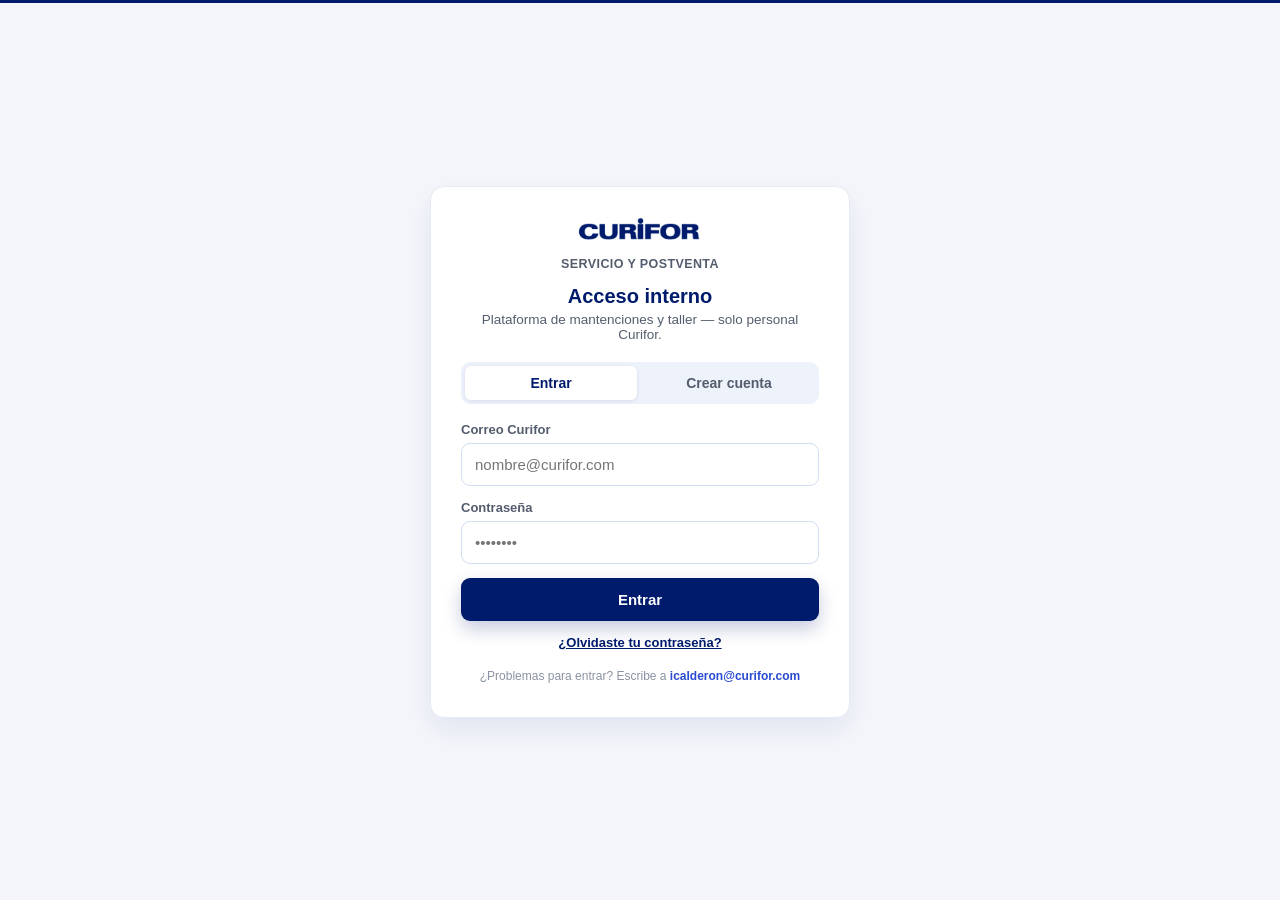
<file: index.html>
<!doctype html>
<html lang="es-CL" data-auth="require">
<head>
  <meta charset="utf-8">
  <!-- Pages sirve el HTML con max-age=600. Sin esto el navegador sigue
       pidiendo el ?v= anterior durante diez minutos y se responde solo con
       el JS viejo: se publica un cambio y el usuario jura que no funciona.
       cliente.html ya lo traia; el resto no. -->
  <meta http-equiv="Cache-Control" content="no-cache, no-store, must-revalidate">
  <meta http-equiv="Pragma" content="no-cache">
  <meta name="viewport" content="width=device-width, initial-scale=1">
  <title>Plataforma de Postventa · Curifor</title>
  <link rel="icon" href="img/curifor-logo.png">
  <script src="js/agenda-config.js?v=cc31d4d"></script>
  <script src="js/auth.js?v=cc31d4d"></script>
  <link rel="stylesheet" href="css/estilos.css?v=cc31d4d">
  <link rel="stylesheet" href="css/inicio.css?v=cc31d4d">
</head>
<body class="inicio">

  <header class="topbar">
    <div class="topbar__inner">
      <div class="brand">
        <img class="brand__logo" src="img/curifor-logo.png" alt="Curifor" width="704" height="158">
        <span class="brand__sep"></span>
        <span class="brand__sub">Postventa</span>
        <span class="brand__badge">Uso interno</span>
      </div>
      <nav class="topbar__nav">
        <span id="authUser"></span>
      </nav>
    </div>
  </header>

  <main class="inicio__main">
    <h1 class="inicio__titulo">Plataforma de Postventa</h1>
    <p class="inicio__lead">Elige el módulo con el que vas a trabajar.</p>

    <div class="apps">
      <a class="app app--cotizador" href="cotizador.html">
        <span class="app__icono" aria-hidden="true">🧾</span>
        <span class="app__nombre">Cotizador</span>
        <span class="app__desc">Precios de mantención por marca, modelo y kilometraje</span>
      </a>

      <a class="app app--agenda" href="taller.html?vista=agenda">
        <span class="app__icono" aria-hidden="true">🗓️</span>
        <span class="app__nombre">Agenda</span>
        <span class="app__desc">Agendar horas y revisar las solicitudes de los clientes</span>
      </a>

      <a class="app app--recepcion" href="taller.html?vista=recepcion">
        <span class="app__icono" aria-hidden="true">📋</span>
        <span class="app__nombre">Recepción</span>
        <span class="app__desc">Recibir el vehículo: accesorios, fotos y firmas</span>
      </a>

      <!-- Post Venta (los 10 módulos migrados desde Streamlit) sale del inicio
           por decisión de Ignacio el 13-08-2026. Las páginas siguen en el repo
           —postventa.html con pv-app.js / pv-datos.js / pv-ui.js, y ots.html
           con ots.js— pero ya no hay camino hacia ellas desde la plataforma.
           Para revivirlo basta con volver a poner esta tarjeta. -->
    </div>
  </main>

  <footer class="foot">
    <div class="foot__inner">
      <span>Curifor S.A. · Plataforma de Postventa</span>
      <span id="footFecha" class="foot__fecha"></span>
    </div>
  </footer>

  <script>
    document.getElementById("footFecha").textContent =
      new Date().toLocaleDateString("es-CL", { day: "numeric", month: "long", year: "numeric" });
  </script>
</body>
</html>
</file>
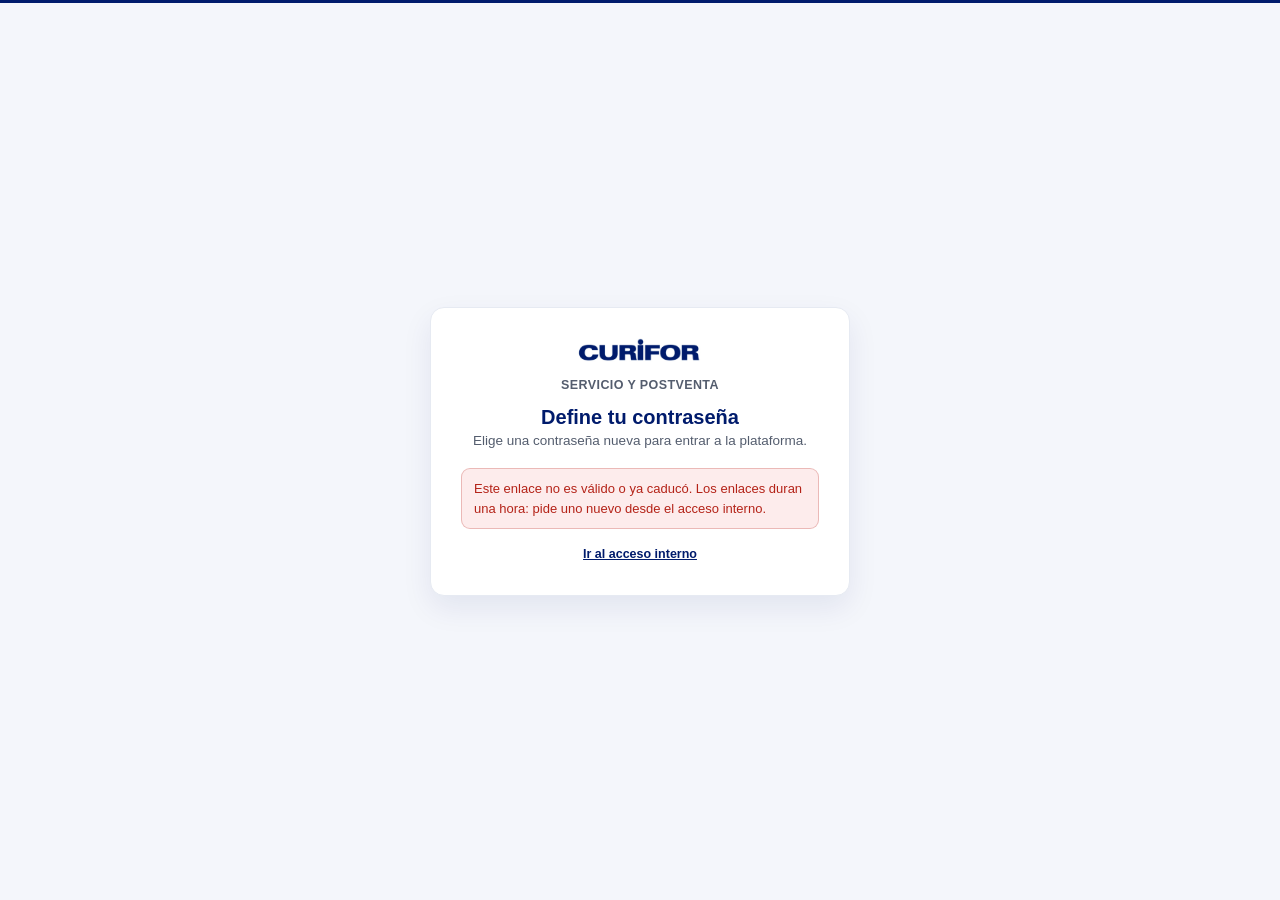
<file: clave-nueva.html>
<!DOCTYPE html>
<html lang="es-CL">
<head>
  <meta charset="UTF-8">
  <meta http-equiv="Cache-Control" content="no-cache, no-store, must-revalidate">
  <meta http-equiv="Pragma" content="no-cache">
  <meta name="viewport" content="width=device-width, initial-scale=1.0">
  <title>Define tu contraseña · Curifor</title>
  <meta name="robots" content="noindex, nofollow">
  <link rel="icon" href="data:image/svg+xml,<svg xmlns='http://www.w3.org/2000/svg' viewBox='0 0 100 100'><text y='.9em' font-size='90'>🔑</text></svg>">
  <style>
    :root{
      --navy:#001b6c; --navy-hover:#16309a;
      --tint:#eef2fb; --tint-borde:#d3ddf4; --ink:#14181f; --ink-2:#545d6e; --ink-3:#8a93a3;
      --linea:#e6eaf2; --bg:#f4f6fb; --blanco:#fff;
      --verde:#0a7d43; --verde-bg:#e6f4ec; --rojo:#b42318; --rojo-bg:#fdecec;
      --radio:14px; --radio-sm:9px; --font:"Segoe UI",Roboto,"Helvetica Neue",Arial,system-ui,sans-serif;
    }
    *{box-sizing:border-box}
    body{margin:0;font-family:var(--font);color:var(--ink);background:var(--bg);
      min-height:100vh;display:grid;place-items:center;padding:24px;border-top:3px solid var(--navy)}
    .card{background:var(--blanco);border:1px solid var(--linea);border-radius:var(--radio);
      box-shadow:0 12px 30px rgba(0,27,108,.08);width:100%;max-width:420px;padding:30px 30px 34px}
    .brand{display:flex;flex-direction:column;align-items:center;gap:10px;margin-bottom:6px}
    .brand img{height:30px;width:auto;display:block}
    .brand span{font-size:12.5px;font-weight:700;letter-spacing:.4px;color:var(--ink-2);text-transform:uppercase}
    h1{font-size:20px;font-weight:800;color:var(--navy);text-align:center;margin:14px 0 4px}
    .sub{font-size:13.5px;color:var(--ink-2);text-align:center;margin:0 0 20px}
    label{display:block;font-size:13px;font-weight:600;color:var(--ink-2);margin:0 0 6px}
    input[type="password"]{width:100%;padding:11px 12px;border:1px solid var(--tint-borde);
      border-radius:var(--radio-sm);font:15px var(--font);color:var(--ink);background:#fff;margin-bottom:14px}
    input[type="password"]:focus{outline:none;border-color:var(--navy)}
    .btn{width:100%;border:0;border-radius:var(--radio-sm);background:var(--navy);color:#fff;
      font:700 15px var(--font);padding:13px;cursor:pointer}
    .btn:hover:not(:disabled){background:var(--navy-hover)}
    .btn:disabled{background:var(--tint-borde);color:var(--ink-3);cursor:not-allowed}
    .msg{font-size:13px;line-height:1.5;padding:10px 12px;border-radius:var(--radio-sm);
      margin:0 0 14px;border:1px solid transparent}
    .msg--err{color:var(--rojo);background:var(--rojo-bg);border-color:rgba(180,35,24,.25)}
    .msg--ok{color:var(--verde);background:var(--verde-bg);border-color:rgba(10,125,67,.25)}
    .pista{font-size:12px;color:var(--ink-3);margin:-8px 0 14px}
    .pie{text-align:center;font-size:12.5px;color:var(--ink-3);margin:18px 0 0}
    .pie a{color:var(--navy);font-weight:600}
  </style>
</head>
<body>

<main class="card">
  <div class="brand">
    <img src="img/curifor-logo.png" alt="Curifor" width="704" height="158">
    <span>Servicio y Postventa</span>
  </div>

  <h1>Define tu contraseña</h1>
  <p class="sub">Elige una contraseña nueva para entrar a la plataforma.</p>

  <p class="msg" id="aviso" hidden></p>

  <form id="form" novalidate hidden>
    <label for="c1">Contraseña nueva</label>
    <input type="password" id="c1" autocomplete="new-password" minlength="8" required>
    <p class="pista">Mínimo 8 caracteres.</p>

    <label for="c2">Repítela</label>
    <input type="password" id="c2" autocomplete="new-password" minlength="8" required>

    <button class="btn" id="btn" type="submit">Guardar contraseña</button>
  </form>

  <p class="pie" id="pie" hidden>
    <a href="login.html">Ir al acceso interno</a>
  </p>
</main>

<script src="js/agenda-config.js"></script>
<script>
/* ============================================================
   Define la contraseña desde el enlace del correo de recuperación.

   Supabase manda al usuario con el permiso en el ANCLA de la URL
   (#access_token=...), no en la ruta. El ancla no viaja al servidor, así que el
   permiso nunca queda en los registros de GitHub Pages: solo lo ve este script.

   Apenas se lee, se limpia la barra de direcciones. Si el usuario deja la
   pestaña abierta o comparte la pantalla, el enlace ya no sirve para entrar.
   ============================================================ */
(function () {
  "use strict";
  var CFG = window.CURIFOR_AGENDA || {};
  var aviso = document.getElementById("aviso");
  var form = document.getElementById("form");
  var pie = document.getElementById("pie");

  function decir(texto, tipo) {
    aviso.textContent = texto;
    aviso.className = "msg msg--" + (tipo || "err");
    aviso.hidden = false;
  }

  // El permiso viene en el ancla: #access_token=...&type=recovery
  var h = new URLSearchParams((location.hash || "").replace(/^#/, ""));
  var token = h.get("access_token");
  var tipo = h.get("type");
  var errorDesc = h.get("error_description");

  if (errorDesc) {
    decir(decodeURIComponent(errorDesc.replace(/\+/g, " ")) +
          " Pide un enlace nuevo desde el acceso interno.");
    pie.hidden = false;
    return;
  }
  if (!token) {
    decir("Este enlace no es válido o ya caducó. Los enlaces duran una hora: " +
          "pide uno nuevo desde el acceso interno.");
    pie.hidden = false;
    return;
  }
  if (tipo && tipo !== "recovery" && tipo !== "invite") {
    decir("Este enlace no sirve para cambiar la contraseña.");
    pie.hidden = false;
    return;
  }
  if (!CFG.url || !CFG.anonKey) {
    decir("Falta la configuración del sistema. Avísanos y lo revisamos.");
    return;
  }

  // Se saca de la barra de direcciones apenas se tiene en memoria.
  history.replaceState(null, "", location.pathname);
  form.hidden = false;

  form.addEventListener("submit", function (e) {
    e.preventDefault();
    var c1 = document.getElementById("c1").value;
    var c2 = document.getElementById("c2").value;
    var btn = document.getElementById("btn");

    if (c1.length < 8) { decir("La contraseña debe tener al menos 8 caracteres."); return; }
    if (c1 !== c2) { decir("Las dos contraseñas no son iguales."); return; }

    btn.disabled = true;
    btn.textContent = "Guardando…";
    aviso.hidden = true;

    fetch(CFG.url + "/auth/v1/user", {
      method: "PUT",
      headers: {
        apikey: CFG.anonKey,
        Authorization: "Bearer " + token,
        "Content-Type": "application/json"
      },
      body: JSON.stringify({ password: c1 })
    })
      .then(function (r) {
        return r.json().then(function (j) { return { ok: r.ok, cuerpo: j }; });
      })
      .then(function (res) {
        if (!res.ok) {
          var m = (res.cuerpo && (res.cuerpo.msg || res.cuerpo.message ||
                   res.cuerpo.error_description)) || "";
          if (/expired|invalid/i.test(m)) {
            decir("El enlace caducó. Pide uno nuevo desde el acceso interno.");
          } else if (/weak|short|6 characters/i.test(m)) {
            decir("Esa contraseña es muy débil. Usa una más larga.");
          } else {
            decir("No se pudo guardar: " + (m || "inténtalo de nuevo"));
          }
          btn.disabled = false;
          btn.textContent = "Guardar contraseña";
          return;
        }
        form.hidden = true;
        decir("Listo. Tu contraseña quedó guardada, ya puedes entrar.", "ok");
        pie.hidden = false;
      })
      .catch(function () {
        decir("No pudimos conectarnos. Revisa tu conexión e inténtalo de nuevo.");
        btn.disabled = false;
        btn.textContent = "Guardar contraseña";
      });
  });
})();
</script>
</body>
</html>
</file>
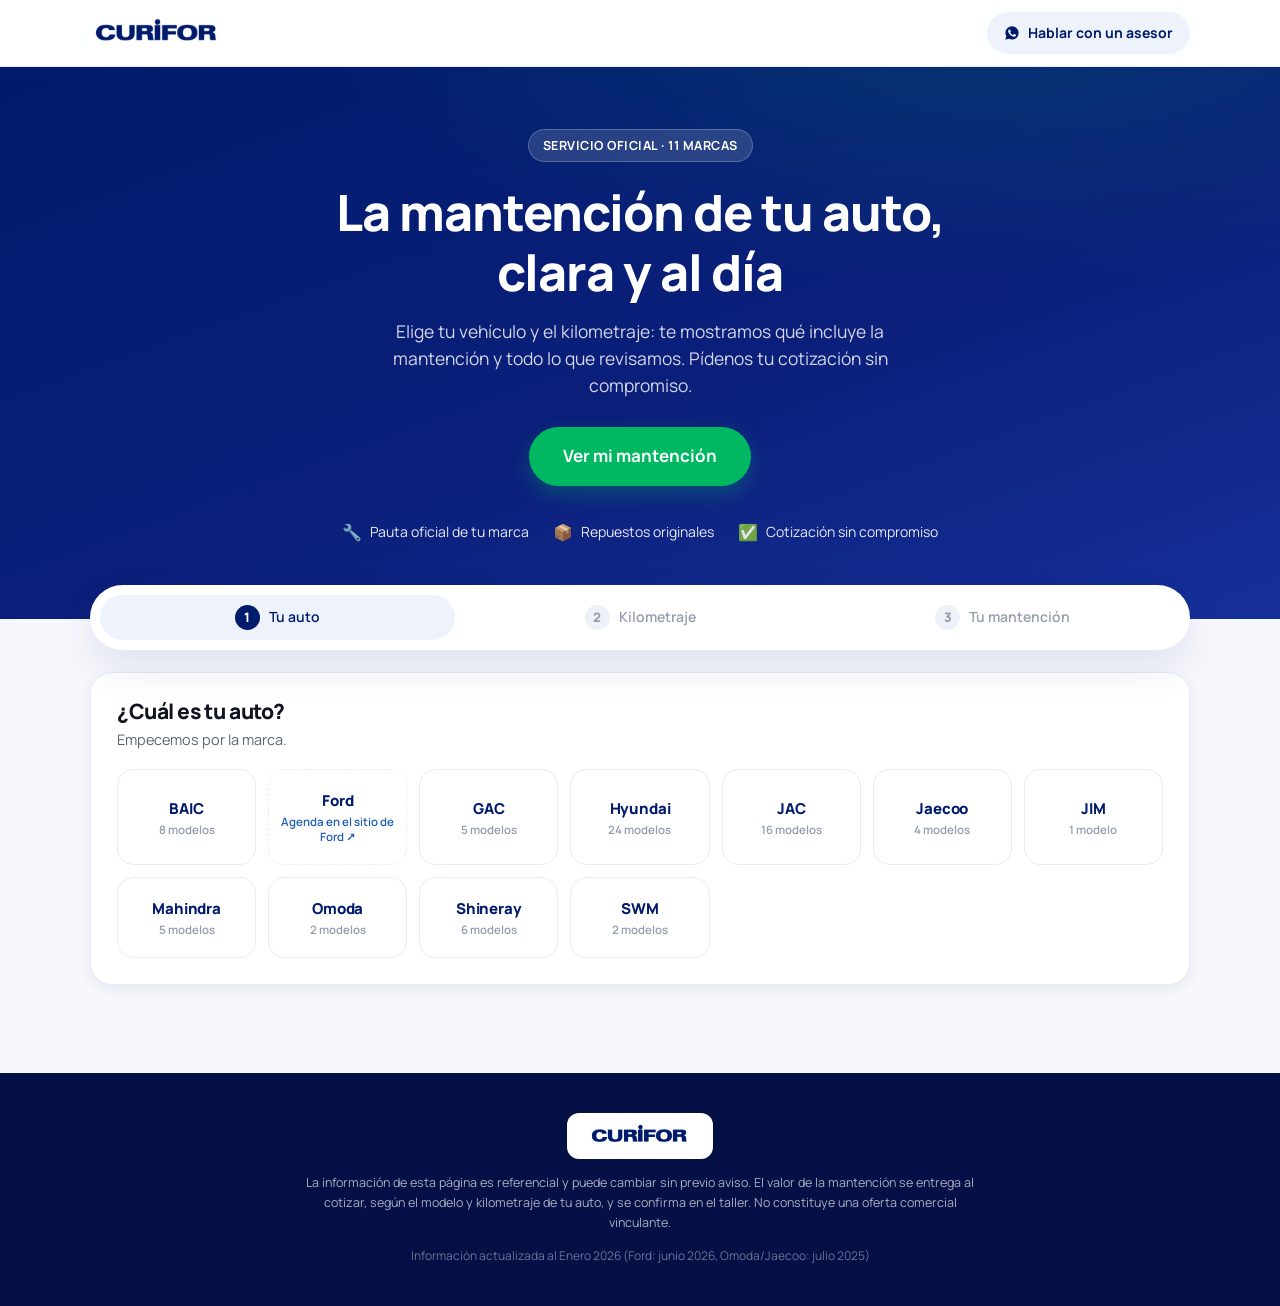
<file: cliente.html>
<!DOCTYPE html>
<html lang="es-CL">
<head>
  <meta charset="UTF-8">
  <meta name="viewport" content="width=device-width, initial-scale=1.0">
  <!-- evita que el navegador sirva una versión vieja cacheada tras cada cambio -->
  <meta http-equiv="Cache-Control" content="no-cache, no-store, must-revalidate">
  <meta http-equiv="Pragma" content="no-cache">
  <meta http-equiv="Expires" content="0">
  <title>Cotiza tu mantención · Curifor</title>
  <meta name="description" content="Calcula en 30 segundos cuánto cuesta la mantención de tu auto. Precio final con IVA, sin sorpresas, con repuestos originales y la pauta oficial de tu marca.">
  <link rel="preconnect" href="https://fonts.googleapis.com">
  <link rel="preconnect" href="https://fonts.gstatic.com" crossorigin>
  <link rel="stylesheet" href="https://fonts.googleapis.com/css2?family=Manrope:wght@400;500;600;700;800&display=swap">
  <link rel="stylesheet" href="css/cliente.css?v=cc31d4d">
  <link rel="icon" href="data:image/svg+xml,<svg xmlns='http://www.w3.org/2000/svg' viewBox='0 0 100 100'><text y='.9em' font-size='90'>🚗</text></svg>">
</head>
<body>

<header class="nav">
  <div class="nav__inner">
    <a class="nav__brand" href="cliente.html">
      <img src="img/curifor-logo.png" alt="Curifor" width="704" height="158">
    </a>
    <a id="navWsp" class="nav__cta" href="#" target="_blank" rel="noopener">
      <span class="ico-wsp" aria-hidden="true"></span> Hablar con un asesor
    </a>
  </div>
</header>

<!-- ============================ HERO ============================ -->
<section class="hero" id="hero">
  <div class="hero__inner">
    <span class="hero__pill">Servicio oficial · 11 marcas</span>
    <h1 class="hero__title">La mantención de tu auto,<br>clara y al día</h1>
    <p class="hero__lead">Elige tu vehículo y el kilometraje: te mostramos qué incluye la mantención y todo lo que revisamos. Pídenos tu cotización sin compromiso.</p>
    <a href="#cotizador" class="btn btn--acento btn--lg">Ver mi mantención</a>

    <ul class="hero__trust">
      <li><span class="trust__ico">🔧</span> Pauta oficial de tu marca</li>
      <li><span class="trust__ico">📦</span> Repuestos originales</li>
      <li><span class="trust__ico">✅</span> Cotización sin compromiso</li>
    </ul>
  </div>
</section>

<main class="wrap" id="cotizador">

  <!-- barra de progreso -->
  <ol class="pasos" id="pasos">
    <li class="paso is-active" data-p="1"><span class="paso__n">1</span> Tu auto</li>
    <li class="paso" data-p="2"><span class="paso__n">2</span> Kilometraje</li>
    <li class="paso" data-p="3"><span class="paso__n">3</span> Tu mantención</li>
  </ol>

  <!-- ====================== PASO 1: EL AUTO ====================== -->
  <section class="card" id="p1">
    <h2 class="card__titulo">¿Cuál es tu auto?</h2>
    <p class="card__lead">Empecemos por la marca.</p>

    <!-- 1.a marca -->
    <div class="sub" id="subMarca">
      <div id="gridMarcas" class="grid-marcas"></div>
    </div>

    <!-- 1.b modelo -->
    <div class="sub" id="subModelo" hidden>
      <div class="sub__head">
        <h3 class="sub__titulo">Modelo <span id="ecoMarca" class="eco"></span></h3>
        <button type="button" class="link-volver" data-volver="marca">Cambiar marca</button>
      </div>
      <input id="buscaModelo" class="buscador" type="search" placeholder="Buscar modelo…" autocomplete="off">
      <div id="gridModelos" class="grid-chips"></div>
    </div>

    <!-- 1.c año (solo marcas que lo usan, ej. Ford; filtra las versiones) -->
    <div class="sub" id="subAnio" hidden>
      <div class="sub__head">
        <h3 class="sub__titulo">Año <span id="ecoModeloAnio" class="eco"></span></h3>
        <button type="button" class="link-volver" data-volver="modelo">Cambiar modelo</button>
      </div>
      <p class="sub__ayuda">Elige el año de tu vehículo: te mostramos las versiones que corresponden.</p>
      <div id="gridAnios" class="grid-chips"></div>
    </div>

    <!-- 1.d versión -->
    <div class="sub" id="subVersion" hidden>
      <div class="sub__head">
        <h3 class="sub__titulo">Versión <span id="ecoModelo" class="eco"></span></h3>
        <button type="button" class="link-volver" id="volverVersion" data-volver="modelo">Cambiar modelo</button>
      </div>
      <p class="sub__ayuda">Si no estás seguro, elige la que más se parezca: las operaciones son casi las mismas entre versiones. Lo confirmamos al agendar.</p>
      <div id="listaVersiones" class="lista-versiones"></div>
    </div>
  </section>

  <!-- ====================== PASO 2: KILOMETRAJE ====================== -->
  <section class="card" id="p2" hidden>
    <div class="card__head">
      <div>
        <h2 class="card__titulo">¿Qué mantención te toca?</h2>
        <p class="card__lead">Elige el kilometraje que marca tu auto (o el más cercano).</p>
      </div>
      <button type="button" class="btn btn--ghost" id="btnCambiarAuto">← Cambiar auto</button>
    </div>
    <div id="chipAuto" class="auto-chip"></div>
    <div id="gridKm" class="grid-km"></div>
  </section>

  <!-- ====================== PASO 3: RESULTADO ====================== -->
  <section id="p3" hidden>
    <div class="cotiz">

      <!-- columna izquierda: CTA de cotización -->
      <aside class="cotiz__precio">
        <div class="precio-card">
          <p class="precio-card__auto" id="pcAuto"></p>
          <p class="precio-card__rev" id="pcRev"></p>
          <p class="precio-card__cta-titulo">Cotiza esta mantención con nosotros</p>
          <p class="precio-card__cta-sub">Te enviamos el valor a la medida de tu auto y kilometraje, sin compromiso.</p>

          <a id="btnWsp" class="btn btn--acento btn--block" href="#" target="_blank" rel="noopener">
            <span class="ico-wsp" aria-hidden="true"></span> Pedir cotización por WhatsApp
          </a>
          <button id="btnAgendar" class="btn btn--navy btn--block" type="button" hidden>Agendar hora en el taller</button>
          <button id="btnPdf" class="btn btn--ghost btn--block" type="button">Descargar detalle</button>
          <p class="precio-card__nota">Te respondemos el mismo día hábil.</p>
        </div>

        <ul class="garantias">
          <li><span>🛡️</span> Repuestos originales con garantía</li>
          <li><span>📋</span> Informe del estado de tu auto</li>
          <li><span>👨‍🔧</span> Técnicos certificados por la marca</li>
        </ul>
      </aside>

      <!-- columna derecha: detalle -->
      <div class="cotiz__detalle">
        <div class="card">
          <div class="card__head">
            <h2 class="card__titulo">Esto es lo que hacemos</h2>
            <button type="button" class="btn btn--ghost btn--sm" id="btnCambiarKm">← Cambiar kilometraje</button>
          </div>

          <div class="ops" id="opsCambios">
            <h3 class="ops__titulo"><span class="ops__badge ops__badge--r">Cambiamos</span></h3>
            <ul class="ops__lista" id="listaCambios"></ul>
          </div>

          <div class="ops" id="opsRevisiones">
            <h3 class="ops__titulo"><span class="ops__badge ops__badge--i">Revisamos</span></h3>
            <ul class="ops__lista ops__lista--2col" id="listaRevisiones"></ul>
            <button type="button" class="ops__vermas" id="btnVerRevs" hidden>Ver todas las revisiones</button>
          </div>

          <p class="ops__vacio" id="opsVacio" hidden>
            Mantención completa según la pauta oficial de la marca para este kilometraje.
            Te detallamos punto por punto lo que se hace al momento de agendar.
          </p>
        </div>

        <div class="card" id="cardExtras">
          <h2 class="card__titulo">¿Le sumamos algo más?</h2>
          <p class="card__lead">Servicios que puedes agregar a la misma visita.</p>
          <div id="gridExtras" class="grid-extras"></div>
        </div>

        <div class="card card--plan">
          <h2 class="card__titulo">Tu plan completo de mantenciones</h2>
          <p class="card__lead">Así se ve el cuidado de tu auto en el tiempo, según la pauta de fábrica.</p>
          <div class="tabla-plan__scroll">
            <table class="tabla-plan">
              <thead><tr><th>Mantención</th><th>Cada</th></tr></thead>
              <tbody id="tbodyPlan"></tbody>
            </table>
          </div>
        </div>

        <details class="faq">
          <summary>Preguntas frecuentes</summary>
          <div class="faq__body">
            <p><strong>¿Cómo sé el precio?</strong> Elige tu auto y el kilometraje, presiona "Pedir cotización por WhatsApp" y te enviamos el valor de esa mantención, con IVA incluido. Si al revisar tu auto detectamos algo fuera de la mantención, te avisamos y lo aprobamos contigo antes de hacerlo.</p>
            <p><strong>¿Cuánto se demora?</strong> La mayoría de las mantenciones se entregan el mismo día. Te confirmamos el tiempo al agendar.</p>
            <p><strong>¿Los repuestos son originales?</strong> Sí. Trabajamos con repuestos originales de cada marca y la pauta que define el fabricante.</p>
            <p><strong>¿Pierdo la garantía si no voy a la marca?</strong> No. Curifor es servicio oficial, así que tu garantía se mantiene y queda registrada la mantención.</p>
          </div>
        </details>
      </div>
    </div>
  </section>

  <div id="errorBox" class="errorbox" hidden>
    <p>No pudimos cargar el catálogo. Recarga la página o escríbenos y te cotizamos al tiro.</p>
  </div>
</main>

<footer class="pie">
  <div class="pie__inner">
    <img src="img/curifor-logo.png" alt="Curifor" width="704" height="158" class="pie__logo">
    <p class="pie__legal">La información de esta página es referencial y puede cambiar sin previo aviso. El valor de la mantención se entrega al cotizar, según el modelo y kilometraje de tu auto, y se confirma en el taller. No constituye una oferta comercial vinculante.</p>
    <p class="pie__fecha" id="pieFecha"></p>
  </div>
</footer>

<!-- Modal de agendamiento web (aparece solo si js/agenda-config.js trae credenciales) -->
<div class="agw-overlay" id="agwOv" hidden>
  <div class="agw-modal" role="dialog" aria-modal="true" aria-labelledby="agwTitulo">
    <button class="agw-cerrar" id="agwCerrar" type="button" aria-label="Cerrar">×</button>
    <h3 id="agwTitulo">Agendar hora en el taller</h3>
    <p class="agw-auto" id="agwAuto"></p>

    <form id="agwForm" novalidate>
      <div class="agw-grid">
        <label>Nombre y apellido *<input id="agwNombre" maxlength="80" autocomplete="name"></label>
        <label>Celular *<input id="agwFono" inputmode="tel" placeholder="9 1234 5678" maxlength="16" autocomplete="tel"></label>
        <label>E-mail (opcional)<input id="agwEmail" type="email" maxlength="80" autocomplete="email"></label>
        <label>Patente (opcional)<input id="agwPatente" maxlength="8" placeholder="ABCD12"></label>
        <label>Día *<input id="agwFecha" type="date"></label>
        <label>Hora de llegada<select id="agwHora"></select></label>
      </div>
      <label class="agw-coment">Comentario (opcional)<textarea id="agwComent" maxlength="500" rows="2" placeholder="Ej: necesito el auto para el mismo día"></textarea></label>
      <input id="agwWeb" type="text" tabindex="-1" autocomplete="off" aria-hidden="true">
      <!-- Aviso de datos personales, en el momento en que se piden y no
           escondido en un pie de pagina: acá el cliente entrega nombre,
           teléfono y correo antes siquiera de pisar el taller.

           El texto sale de js/acta-condiciones.js, el MISMO que firma en el
           acta de recepción. Con dos copias, un día una queda vieja y el
           cliente termina leyendo dos versiones distintas de lo mismo. -->
      <details class="agw-datos" id="agwDatos">
        <summary>Al enviar, Curifor S.A. usará tus datos para contactarte por esta solicitud,
          por teléfono, correo o WhatsApp. <span class="agw-datos__mas">Cómo tratamos tus datos</span></summary>
        <div id="agwDatosTexto"></div>
      </details>
      <p class="agw-err" id="agwErr" hidden></p>
      <button class="btn btn--acento btn--block" id="agwEnviar" type="submit">Solicitar la hora</button>
      <p class="agw-nota">Es una solicitud: te confirmamos la hora y el valor por WhatsApp o teléfono.</p>
    </form>

    <div id="agwOk" hidden>
      <p class="agw-ok__t">✓ ¡Solicitud enviada!</p>
      <p class="agw-ok__d" id="agwOkDetalle"></p>
      <a id="agwOkWsp" class="btn btn--ghost btn--block" href="#" target="_blank" rel="noopener">Hablar con un asesor por WhatsApp</a>
    </div>
  </div>
</div>

<script src="js/agenda-config.js?v=cc31d4d"></script>
<script src="js/acta-condiciones.js?v=cc31d4d"></script>
  <script src="js/cliente.js?v=cc31d4d"></script>
</body>
</html>
</file>
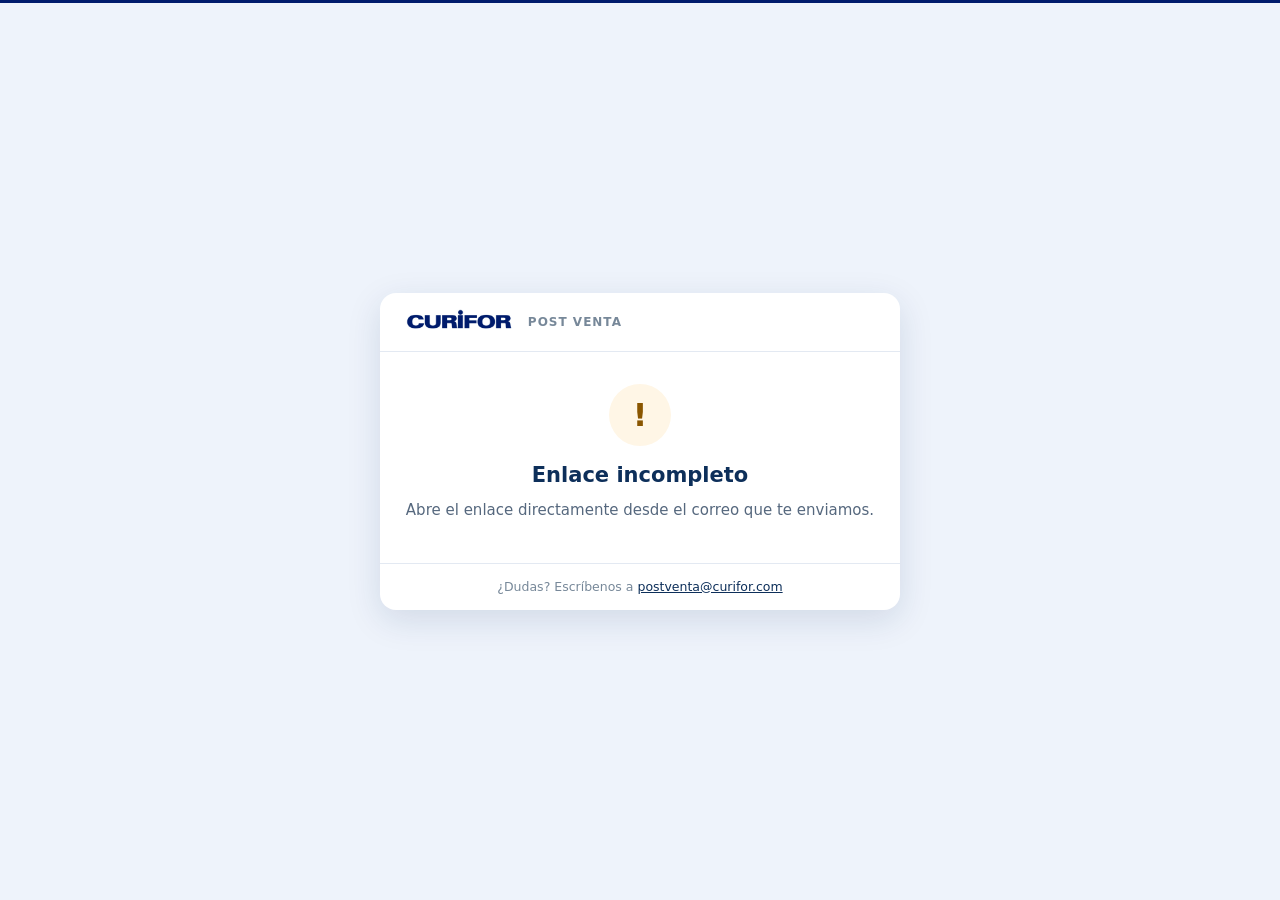
<file: confirmar.html>
<!doctype html>
<html lang="es-CL">
<head>
  <meta charset="utf-8">
  <!-- Pages sirve el HTML con max-age=600. Sin esto el navegador sigue
       pidiendo el ?v= anterior durante diez minutos y se responde solo con
       el JS viejo: se publica un cambio y el usuario jura que no funciona.
       cliente.html ya lo traia; el resto no. -->
  <meta http-equiv="Cache-Control" content="no-cache, no-store, must-revalidate">
  <meta http-equiv="Pragma" content="no-cache">
  <meta name="viewport" content="width=device-width, initial-scale=1">
  <title>Confirma tu hora · Curifor</title>
  <meta name="robots" content="noindex,nofollow">
  <link rel="icon" href="img/curifor-logo.png">
  <link rel="stylesheet" href="css/estilos.css?v=cc31d4d">
  <link rel="stylesheet" href="css/confirmar.css?v=cc31d4d">
</head>
<!-- Página PÚBLICA: la abre el cliente desde su correo, sin cuenta ni sesión.
     La credencial es el token del enlace, y por eso la base solo devuelve lo
     justo para reconocer la cita: nada de RUT, teléfono ni correo. -->
<body class="conf">

  <main class="conf-caja">
    <header class="conf-cab">
      <img src="img/curifor-logo.png" alt="Curifor" width="704" height="158">
      <span>Post Venta</span>
    </header>

    <div id="confCuerpo" class="conf-cuerpo">
      <div class="conf-cargando"><span class="conf-spin"></span> Buscando tu hora…</div>
    </div>

    <footer class="conf-pie">
      ¿Dudas? Escríbenos a <a href="mailto:postventa@curifor.com">postventa@curifor.com</a>
    </footer>
  </main>

  <script src="js/agenda-config.js?v=cc31d4d"></script>
  <script src="js/confirmar.js?v=cc31d4d"></script>
</body>
</html>
</file>
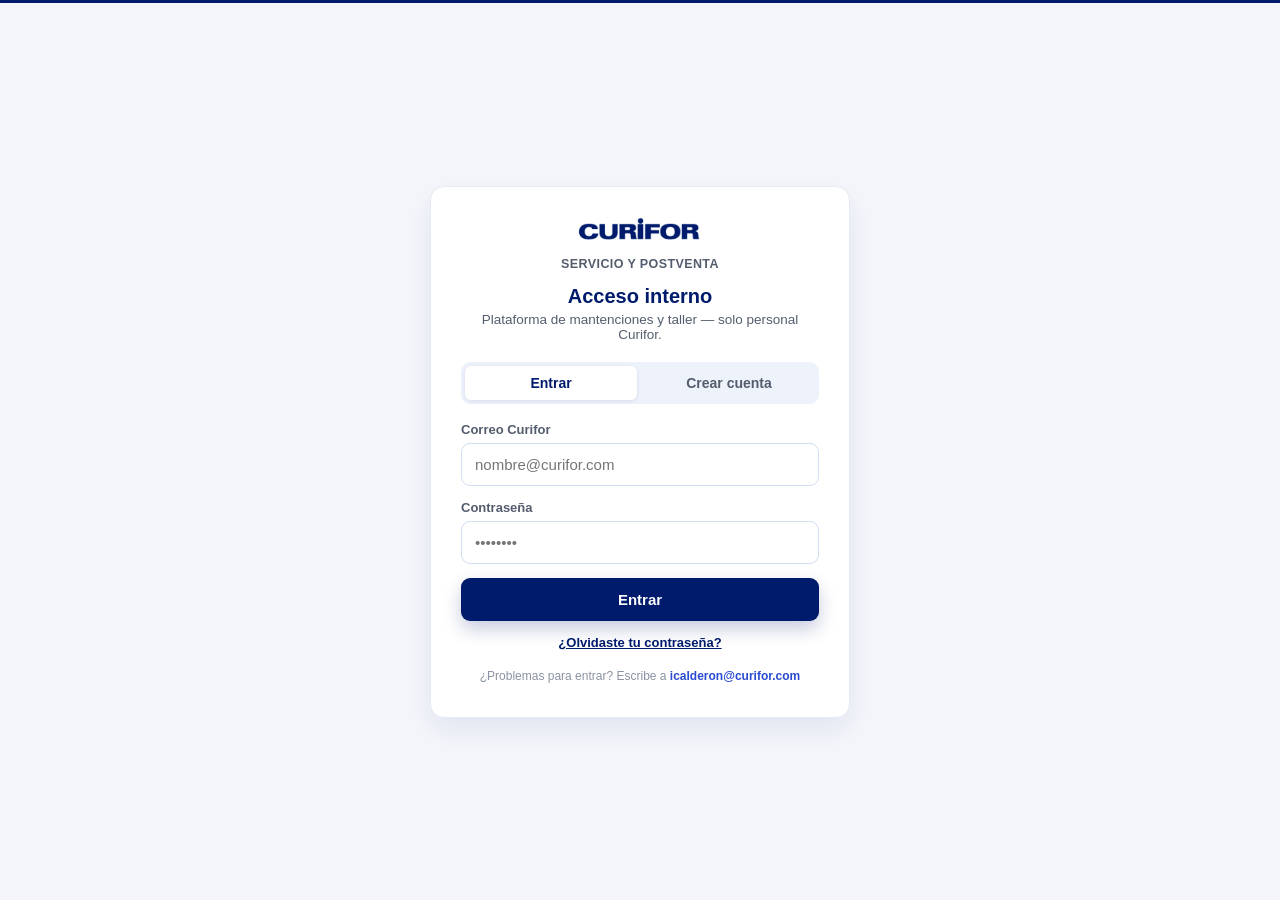
<file: cotizador.html>
<!DOCTYPE html>
<html lang="es-CL" data-auth="require">
<head>
  <meta charset="UTF-8">
  <!-- Pages sirve el HTML con max-age=600. Sin esto el navegador sigue
       pidiendo el ?v= anterior durante diez minutos y se responde solo con
       el JS viejo: se publica un cambio y el usuario jura que no funciona.
       cliente.html ya lo traia; el resto no. -->
  <meta http-equiv="Cache-Control" content="no-cache, no-store, must-revalidate">
  <meta http-equiv="Pragma" content="no-cache">
  <meta name="viewport" content="width=device-width, initial-scale=1.0">
  <title>Cotizador de Mantenciones · Curifor</title>
  <meta name="description" content="Precios sugeridos de mantención preventiva por marca, modelo, versión y kilometraje.">
  <link rel="preconnect" href="https://fonts.googleapis.com">
  <!-- guard de acceso interno (se salta solo cuando va embebido en un iframe) -->
  <script src="js/agenda-config.js?v=cc31d4d"></script>
  <script src="js/auth.js?v=cc31d4d"></script>
  <link rel="stylesheet" href="css/estilos.css?v=cc31d4d">
  <link rel="icon" href="data:image/svg+xml,<svg xmlns='http://www.w3.org/2000/svg' viewBox='0 0 100 100'><text y='.9em' font-size='90'>🔧</text></svg>">
</head>
<body>

  <header class="topbar">
    <div class="topbar__inner">
      <div class="brand">
        <img class="brand__logo" src="img/curifor-logo.png" alt="Curifor" width="704" height="158">
        <span class="brand__sep"></span>
        <span class="brand__sub">Cotizador de mantenciones</span>
        <span class="brand__badge">Uso interno</span>
      </div>
      <nav class="topbar__nav">
        <span id="authUser"></span>
        <a href="taller.html" class="nav-link">Taller y agenda</a>
        <a href="cliente.html" class="nav-link" target="_blank">Vista cliente</a>
        <a href="#" id="btnReiniciar" class="nav-link">Nueva consulta</a>
      </nav>
    </div>
  </header>

  <section class="hero">
    <div class="hero__inner">
      <p class="hero__eyebrow">Servicio y Postventa · Mantenciones preventivas</p>
      <h1 class="hero__title">Consulta de mantenciones y repuestos</h1>
      <p class="hero__lead">Selecciona el vehículo para ver las operaciones, los repuestos con su disponibilidad en bodega y el valor referencial de cada mantención programada.</p>
    </div>
  </section>

  <main class="wrap">

    <!-- ====================== PASO 1: SELECTOR ====================== -->
    <section id="paso1" class="card selector" aria-label="Selección de vehículo">
      <ol class="stepbar">
        <li class="stepbar__item is-active" data-step="1"><span>1</span> Tu vehículo</li>
        <li class="stepbar__item" data-step="2"><span>2</span> Plan de mantención</li>
      </ol>

      <div class="patente">
        <label class="field">
          <span class="field__title">Patente
            <span class="tip" tabindex="0" aria-label="Ayuda">?
              <span class="tip__bubble">Consulta el registro del vehículo y completa marca, modelo y año. La versión se elige abajo: el registro no la informa.</span>
            </span>
          </span>
          <div class="patente__control">
            <input id="inpPatente" class="input input--patente" type="text" maxlength="8"
                   placeholder="BBCC12" autocomplete="off" spellcheck="false"
                   aria-describedby="patenteEstado">
            <button id="btnPatente" class="btn btn--ghost" type="button">Buscar</button>
          </div>
        </label>
        <p id="patenteEstado" class="patente__estado" role="status" hidden></p>
      </div>

      <div class="separador"><span>o elige el vehículo del catálogo</span></div>

      <div class="selector__grid">
        <label class="field">
          <span class="field__title">Marca</span>
          <div class="field__control">
            <select id="selMarca" class="select"><option value="">Elige la marca</option></select>
          </div>
        </label>

        <label class="field">
          <span class="field__title">Modelo</span>
          <div class="field__control">
            <select id="selModelo" class="select" disabled><option value="">Elige el modelo</option></select>
          </div>
        </label>

        <!-- El año va ANTES que la versión: es el que decide qué versiones
             corresponden. Al revés se elegía una versión para descubrir después
             que su pauta cubría otros años. -->
        <!-- Siempre visible, aunque venga deshabilitado: si nace oculto, el
             formulario en blanco muestra Marca-Modelo-Versión y da a entender
             que el año se elige al final, que es justo lo contrario. -->
        <label class="field" id="fieldAnio">
          <span class="field__title">Año
            <span class="tip" tabindex="0" aria-label="Ayuda">?
              <span class="tip__bubble">Año modelo del vehículo. Filtra las versiones que corresponden. Solo aplica a algunas marcas; en el resto la vigencia va por versión.</span>
            </span>
          </span>
          <div class="field__control">
            <select id="selAnio" class="select" disabled><option value="">Elige el modelo primero</option></select>
          </div>
        </label>

        <label class="field">
          <span class="field__title">Versión</span>
          <div class="field__control">
            <select id="selVersion" class="select" disabled><option value="">Elige la versión</option></select>
          </div>
        </label>
      </div>

      <div id="vehiculoMeta" class="vehiculo-meta" hidden></div>

      <div class="selector__actions">
        <button id="btnCotizar" class="btn btn--primary" disabled>Ver plan de mantención</button>
      </div>
      <p class="selector__hint">Valores referenciales sugeridos, con IVA incluido y en pesos chilenos (CLP). Herramienta de apoyo para Servicio; confirmar precios y stock con el sistema.</p>
    </section>

    <!-- ====================== PASO 2: RESULTADOS ====================== -->
    <section id="paso2" class="resultados" hidden aria-label="Plan de mantención">

      <!-- encabezado solo para impresión (orden de trabajo) -->
      <div id="printHeader" class="print-header" aria-hidden="true">
        <div class="print-header__top">
          <img class="print-header__logo" src="img/curifor-logo.png" alt="Curifor" width="704" height="158">
          <span class="print-header__meta">Servicio y Postventa · Orden de mantención referencial</span>
        </div>
        <table class="print-header__datos"><tbody id="printDatos"></tbody></table>
      </div>

      <div class="resumen-vehiculo">
        <button id="btnVolver" class="btn-volver" type="button">← Cambiar vehículo</button>
        <div class="resumen-vehiculo__datos">
          <span id="rvMarca" class="rv__marca"></span>
          <h2 id="rvTitulo" class="rv__titulo"></h2>
          <p id="rvSub" class="rv__sub"></p>
        </div>
        <div id="rvAnioBox" class="rv__aniobox" hidden>
          <label class="field field--inline">
            <span class="field__title">Año</span>
            <select id="selAnio2" class="select select--sm"></select>
          </label>
        </div>
        <div class="rv__acciones">
          <div class="modo-toggle" role="group" aria-label="Tipo de cliente">
            <button type="button" class="modo-btn is-active" data-modo="particular">Cliente particular</button>
            <button type="button" class="modo-btn" data-modo="interno">Interno</button>
          </div>
          <button id="btnPDF" class="btn btn--pdf" type="button">
            <span aria-hidden="true">⬇</span> Descargar PDF
          </button>
          <button id="btnExcel" class="btn btn--excel" type="button">
            <span aria-hidden="true">⬇</span> Excel
          </button>
          <button id="btnAgendar" class="btn btn--agendar" type="button">
            <span aria-hidden="true">🗓</span> Agendar
          </button>
        </div>
      </div>

      <!-- Para quién es la cotización. Se llena solo cuando la patente está en
           la base de Curifor; si no, queda el botón para escribirlo a mano.
           Va acá arriba y no escondido en el PDF: el asesor tiene que ver a
           quién le está cotizando ANTES de mandarlo, no descubrirlo después. -->
      <div id="clienteBox" class="cliente-box">
        <div class="cliente-box__datos">
          <span class="cliente-box__label">Cliente</span>
          <strong id="cliNombreTxt" class="cliente-box__nombre"></strong>
          <span id="cliDetalleTxt" class="cliente-box__detalle"></span>
        </div>
        <button id="btnCliente" class="btn btn--ghost btn--sm" type="button">Agregar datos</button>
      </div>

      <!-- carrusel de revisiones -->
      <div class="carrusel">
        <button class="carrusel__nav carrusel__nav--prev" id="navPrev" aria-label="Anterior">‹</button>
        <div class="carrusel__viewport">
          <ul id="carruselTrack" class="carrusel__track"></ul>
        </div>
        <button class="carrusel__nav carrusel__nav--next" id="navNext" aria-label="Siguiente">›</button>
      </div>

      <!-- detalle de la revisión activa -->
      <div class="detalle">
        <div class="detalle__head">
          <div>
            <p class="detalle__eyebrow">Información de la mantención</p>
            <h3 id="detTitulo" class="detalle__titulo"></h3>
            <p id="detSub" class="detalle__sub"></p>
          </div>
          <div class="detalle__precio">
            <span class="detalle__precio-label">Valor mantención</span>
            <span id="detPrecio" class="detalle__precio-valor"></span>
            <span id="detMoneda" class="detalle__precio-moneda">IVA incluido · CLP</span>
            <span id="detNeto" class="detalle__precio-neto"></span>
            <span id="detRef" class="detalle__precio-ref" hidden></span>
          </div>
        </div>

        <div class="detalle__cols">
          <div class="detalle__col">
            <h4 class="detalle__subtitulo">Operaciones incluidas</h4>
            <ul id="detOperaciones" class="ops-list"></ul>
          </div>
          <div class="detalle__col">
            <h4 class="detalle__subtitulo">Repuestos, lubricantes y mano de obra</h4>
            <div id="stockResumen" class="stock-resumen" hidden></div>
            <table class="desglose">
              <tbody id="detDesglose"></tbody>
            </table>
          </div>
        </div>

      </div>

      <!-- servicios adicionales: tarjeta propia, sobre Consideraciones -->
      <div id="adicionalesBox" class="adicionales" hidden>
        <h3 class="adicionales__titulo">Servicios adicionales sugeridos</h3>
        <div id="extrasVenta" class="extras"></div>
        <ul id="detAdicionales" class="adicionales__list"></ul>
        <div id="adicionalesTotalBox" class="adicionales__total">
          <span>Total con adicionales seleccionados</span>
          <strong id="totalConAdicionales"></strong>
        </div>
      </div>

      <!-- notas -->
      <div class="notas">
        <h4 class="notas__titulo">Consideraciones</h4>
        <ul id="detNotas" class="notas__list"></ul>
        <p id="detFuente" class="notas__fuente"></p>
      </div>
    </section>

    <!-- estado de error -->
    <div id="errorBox" class="errorbox" hidden>
      <p>No pudimos cargar la información. Verifica que estés abriendo la plataforma a través del servidor local e inténtalo nuevamente.</p>
    </div>

  </main>

  <!-- Datos del cliente a mano. Hace falta siempre que la patente no esté en la
       base: autos nuevos, primera visita, o el cliente que cambió de dueño y
       todavía figura el anterior. Sin esto la orden en PDF sale sin destinatario
       y el asesor la anota a lápiz. -->
  <div id="cliModal" class="modal" hidden>
    <div class="modal__caja" role="dialog" aria-modal="true" aria-labelledby="cliModalTitulo">
      <h3 id="cliModalTitulo" class="modal__titulo">Datos del cliente</h3>
      <p id="cliModalSub" class="modal__sub">Salen en la orden en PDF y viajan a la agenda si agendas desde aquí.</p>

      <div class="modal__grid">
        <label class="field">
          <span class="field__title">Nombre o razón social</span>
          <input id="cliNombre" class="input" type="text" autocomplete="off" spellcheck="false">
        </label>
        <label class="field">
          <span class="field__title">RUT</span>
          <input id="cliRut" class="input" type="text" placeholder="12.345.678-9" autocomplete="off" spellcheck="false">
        </label>
        <label class="field">
          <span class="field__title">Teléfono</span>
          <input id="cliFono" class="input" type="tel" placeholder="+56 9 1234 5678" autocomplete="off">
        </label>
        <label class="field">
          <span class="field__title">Correo</span>
          <input id="cliEmail" class="input" type="email" autocomplete="off" spellcheck="false">
        </label>
      </div>

      <p id="cliError" class="modal__error" role="alert" hidden></p>

      <div class="modal__acciones">
        <button id="cliCancelar" class="btn btn--ghost" type="button">Cancelar</button>
        <button id="cliSinDatos" class="btn btn--ghost" type="button" hidden>Descargar sin cliente</button>
        <button id="cliGuardar" class="btn btn--primary" type="button">Guardar</button>
      </div>
    </div>
  </div>

  <footer class="foot">
    <div class="foot__inner">
      <span>Curifor S.A. · Cotizador de Mantenciones</span>
      <span id="footFecha" class="foot__fecha"></span>
    </div>
  </footer>

  <script src="js/vendor/xlsx.full.min.js"></script>
  <!-- jsPDF va local y no por CDN: el taller trabaja con la red del concesionario
       y una cotización que no se puede entregar porque no cargó un script de
       terceros no es una opción. Mismo archivo que usa el acta de recepción. -->
  <script src="js/vendor/jspdf.umd.min.js?v=cc31d4d"></script>
  <script src="js/orden-pdf.js?v=cc31d4d"></script>
  <!-- Reemplaza la consulta por patente (API externa descartada) por la tabla
       `vehiculos` de Curifor. Se engancha en window.__cotizConsultarPatente,
       que app.js ya consulta: por eso va DESPUÉS y no hay que tocar app.js. -->
  <script src="js/rut.js?v=cc31d4d"></script>
  <script src="js/app.js?v=cc31d4d"></script>
  <script src="js/patente-cotizador.js?v=cc31d4d"></script>
</body>
</html>
</file>
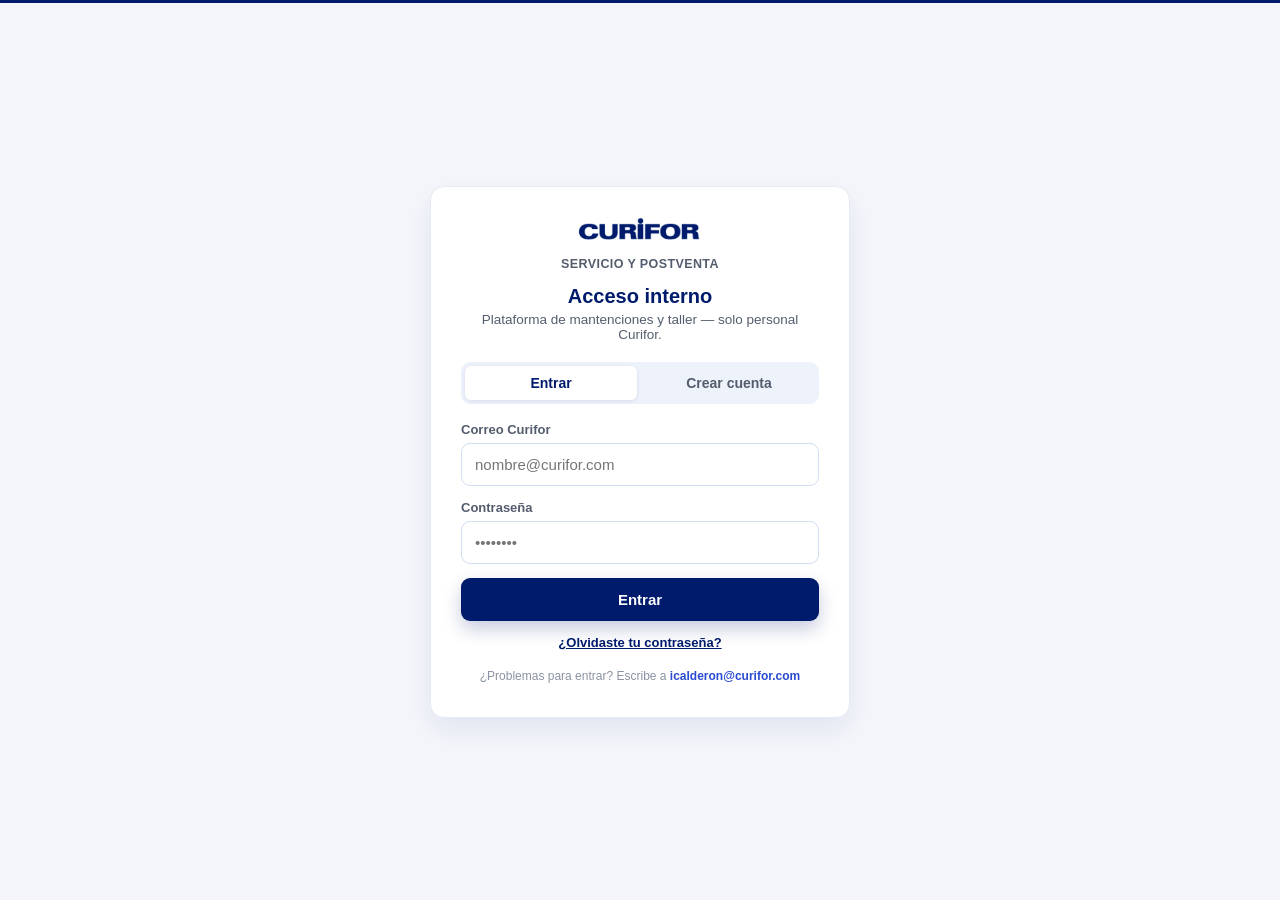
<file: login.html>
<!DOCTYPE html>
<html lang="es-CL">
<head>
  <meta charset="UTF-8">
  <!-- Pages sirve el HTML con max-age=600. Sin esto el navegador sigue
       pidiendo el ?v= anterior durante diez minutos y se responde solo con
       el JS viejo: se publica un cambio y el usuario jura que no funciona.
       cliente.html ya lo traia; el resto no. -->
  <meta http-equiv="Cache-Control" content="no-cache, no-store, must-revalidate">
  <meta http-equiv="Pragma" content="no-cache">
  <meta name="viewport" content="width=device-width, initial-scale=1.0">
  <title>Acceso interno · Curifor</title>
  <meta name="robots" content="noindex, nofollow">
  <link rel="icon" href="data:image/svg+xml,<svg xmlns='http://www.w3.org/2000/svg' viewBox='0 0 100 100'><text y='.9em' font-size='90'>🔧</text></svg>">
  <style>
    :root{
      --navy:#001b6c; --navy-hover:#16309a; --blue:#2a4bd0;
      --tint:#eef2fb; --tint-borde:#d3ddf4; --ink:#14181f; --ink-2:#545d6e; --ink-3:#8a93a3;
      --linea:#e6eaf2; --bg:#f4f6fb; --blanco:#fff;
      --verde:#0a7d43; --verde-bg:#e6f4ec; --rojo:#b42318; --rojo-bg:#fdecec;
      --radio:14px; --radio-sm:9px; --font:"Segoe UI",Roboto,"Helvetica Neue",Arial,system-ui,sans-serif;
    }
    *{box-sizing:border-box}
    body{margin:0;font-family:var(--font);color:var(--ink);background:var(--bg);
      min-height:100vh;display:grid;place-items:center;padding:24px;border-top:3px solid var(--navy)}
    .card{background:var(--blanco);border:1px solid var(--linea);border-radius:var(--radio);
      box-shadow:0 12px 30px rgba(0,27,108,.08);width:100%;max-width:420px;padding:30px 30px 34px}
    .brand{display:flex;flex-direction:column;align-items:center;gap:10px;margin-bottom:6px}
    /* width:auto es imprescindible: el <img> trae width="704" en el marcado y,
       sin esto, el navegador respeta ese ancho con 30px de alto y aplasta el
       logo. Mismo criterio que .brand__logo en estilos.css. */
    .brand img{height:30px;width:auto;display:block}
    .brand span{font-size:12.5px;font-weight:700;letter-spacing:.4px;color:var(--ink-2);text-transform:uppercase}
    h1{font-size:20px;font-weight:800;color:var(--navy);text-align:center;margin:14px 0 4px}
    .sub{font-size:13.5px;color:var(--ink-2);text-align:center;margin:0 0 20px}
    .tabs{display:flex;gap:6px;background:var(--tint);border-radius:var(--radio-sm);padding:4px;margin-bottom:18px}
    .tab{flex:1;border:0;background:transparent;font:inherit;font-weight:700;font-size:14px;color:var(--ink-2);
      padding:9px;border-radius:6px;cursor:pointer}
    .tab.is-on{background:var(--blanco);color:var(--navy);box-shadow:0 1px 4px rgba(0,27,108,.1)}
    label{display:block;font-size:13px;font-weight:700;color:var(--ink-2);margin:0 0 6px}
    input{width:100%;font-family:inherit;font-size:15px;color:var(--ink);background:var(--blanco);
      border:1.5px solid var(--tint-borde);border-radius:var(--radio-sm);padding:12px 13px;margin-bottom:14px}
    input:focus{outline:none;border-color:var(--blue);box-shadow:0 0 0 3px rgba(42,75,208,.15)}
    .btn{width:100%;border:0;border-radius:var(--radio-sm);background:var(--navy);color:#fff;
      font:inherit;font-weight:700;font-size:15px;padding:13px;cursor:pointer;box-shadow:0 8px 18px rgba(0,27,108,.22)}
    .btn:hover{background:var(--navy-hover)}
    .btn:disabled{background:var(--tint-borde);color:var(--ink-3);box-shadow:none;cursor:not-allowed}
    .msg{font-size:13px;line-height:1.5;padding:10px 12px;border-radius:var(--radio-sm);margin:0 0 14px;border:1px solid transparent}
    .msg--err{color:var(--rojo);background:var(--rojo-bg);border-color:rgba(180,35,24,.25)}
    .msg--ok{color:var(--verde);background:var(--verde-bg);border-color:rgba(10,125,67,.25)}
    .olvide{text-align:center;margin:12px 0 0}
    .olvide button{background:none;border:0;padding:0;cursor:pointer;
      font:600 13px var(--font);color:var(--navy);text-decoration:underline}
    .olvide button:hover{color:var(--navy-hover)}
    .hint{font-size:12px;color:var(--ink-3);margin:-8px 0 14px}
    .pie{font-size:12px;color:var(--ink-3);text-align:center;margin:18px 0 0}
    .pie a{color:var(--blue);text-decoration:none;font-weight:600}
    .pie a:hover{text-decoration:underline}
    [hidden]{display:none!important}
  </style>
</head>
<body>
  <main class="card">
    <div class="brand">
      <img src="img/curifor-logo.png" alt="Curifor" width="704" height="158">
      <span>Servicio y Postventa</span>
    </div>
    <h1 id="titulo">Acceso interno</h1>
    <p class="sub">Plataforma de mantenciones y taller — solo personal Curifor.</p>

    <div class="tabs" role="tablist">
      <button class="tab is-on" id="tabEntrar" type="button">Entrar</button>
      <button class="tab" id="tabCrear" type="button">Crear cuenta</button>
    </div>

    <p id="msg" class="msg" hidden></p>

    <!-- Entrar -->
    <form id="formEntrar" novalidate>
      <label>Correo Curifor</label>
      <input id="inEmail" type="email" autocomplete="email" placeholder="nombre@curifor.com">
      <label>Contraseña</label>
      <input id="inPass" type="password" autocomplete="current-password" placeholder="••••••••">
      <button class="btn" id="btnEntrar" type="submit">Entrar</button>
      <!-- Sin esto, cada clave olvidada obligaba a que alguien con acceso a la
           base la cambiara a mano. Ahora el propio usuario se recupera. -->
      <p class="olvide"><button type="button" id="btnOlvide">¿Olvidaste tu contraseña?</button></p>
    </form>

    <!-- Crear cuenta -->
    <form id="formCrear" novalidate hidden>
      <label>Nombre y apellido</label>
      <input id="crNombre" type="text" autocomplete="name" placeholder="Tu nombre">
      <label>Correo Curifor</label>
      <input id="crEmail" type="email" autocomplete="email" placeholder="nombre@curifor.com">
      <p class="hint">Debe ser tu correo <b>@curifor.com</b>. La cuenta queda lista al instante, sin correo de confirmación.</p>
      <label>Contraseña</label>
      <input id="crPass" type="password" autocomplete="new-password" placeholder="Mínimo 8 caracteres">
      <button class="btn" id="btnCrear" type="submit">Crear cuenta</button>
    </form>

    <p class="pie">¿Problemas para entrar? Escribe a <a href="mailto:icalderon@curifor.com">icalderon@curifor.com</a></p>
  </main>

  <script src="js/agenda-config.js?v=cc31d4d"></script>
  <script src="js/auth.js?v=cc31d4d"></script>
  <script>
  (function () {
    var A = window.CURIFOR_AUTH;
    var params = new URLSearchParams(location.search);
    var next = params.get("next") || "index.html";
    // evita bucles: nunca volver al propio login
    if (/login\.html/i.test(next)) next = "index.html";

    // si ya hay sesión válida, entra directo
    if (A && A.cfgOk()) {
      A.sesion().then(function (s) { if (s) location.replace(next); });
    }

    var msg = document.getElementById("msg");
    function showMsg(txt, tipo) {
      msg.className = "msg msg--" + tipo;
      msg.textContent = txt;
      msg.hidden = false;
    }
    function clearMsg() { msg.hidden = true; }

    // tabs
    var tabE = document.getElementById("tabEntrar"), tabC = document.getElementById("tabCrear");
    var formE = document.getElementById("formEntrar"), formC = document.getElementById("formCrear");
    function verTab(entrar) {
      tabE.classList.toggle("is-on", entrar); tabC.classList.toggle("is-on", !entrar);
      formE.hidden = !entrar; formC.hidden = entrar; clearMsg();
    }
    tabE.addEventListener("click", function () { verTab(true); });
    tabC.addEventListener("click", function () { verTab(false); });

    if (!A || !A.cfgOk()) {
      showMsg("El acceso aún no está configurado en esta instalación. Avisa a Sistemas.", "err");
    }

    // Entrar
    formE.addEventListener("submit", function (e) {
      e.preventDefault(); clearMsg();
      var email = document.getElementById("inEmail").value.trim();
      var pass = document.getElementById("inPass").value;
      if (!email || !pass) return showMsg("Ingresa tu correo y contraseña.", "err");
      var btn = document.getElementById("btnEntrar");
      btn.disabled = true; btn.textContent = "Entrando…";
      A.login(email, pass).then(function () {
        location.replace(next);
      }).catch(function (err) {
        var m = (err && (err.error_description || err.msg || err.message)) || "";
        // La confirmación por correo está apagada, pero el mensaje se conserva
        // por si alguien la reactiva: sin esto, una cuenta sin confirmar se
        // reportaría como "clave incorrecta" y se buscaría el problema donde no
        // está.
        if (/confirm/i.test(m)) showMsg("Tu cuenta está sin confirmar. Avisa a Sistemas.", "err");
        else showMsg("Correo o contraseña incorrectos.", "err");
        btn.disabled = false; btn.textContent = "Entrar";
      });
    });

    // Crear cuenta
    /* ---- recuperar la contraseña ----
       Antes, una clave olvidada obligaba a que alguien con acceso a la base la
       cambiara a mano. Ahora el usuario se recupera solo.

       La respuesta es la MISMA exista o no la cuenta: si dijera "ese correo no
       existe", cualquiera podria averiguar quien tiene acceso a la plataforma. */
    document.getElementById("btnOlvide").addEventListener("click", function () {
      var correo = (document.getElementById("inEmail").value || "").trim().toLowerCase();
      if (!correo || correo.indexOf("@") < 0) {
        showMsg("Escribe tu correo arriba y vuelve a tocar el enlace.", "err");
        document.getElementById("inEmail").focus();
        return;
      }
      showMsg("Enviando…", "ok");
      A.recuperar(correo).then(function () {
        showMsg("Si ese correo tiene cuenta, le llegara un enlace para definir una " +
                "contraseña nueva. Revisa tambien la carpeta de spam.", "ok");
      }).catch(function () {
        showMsg("No pudimos enviar el correo. Intentalo de nuevo en un momento.", "err");
      });
    });

    formC.addEventListener("submit", function (e) {
      e.preventDefault(); clearMsg();
      var nombre = document.getElementById("crNombre").value.trim();
      var email = document.getElementById("crEmail").value.trim();
      var pass = document.getElementById("crPass").value;
      if (nombre.length < 3) return showMsg("Escribe tu nombre y apellido.", "err");
      if (!A.dominioOk(email)) return showMsg("Debe ser un correo " + A.dominio + ".", "err");
      if (pass.length < 8) return showMsg("La contraseña debe tener al menos 8 caracteres.", "err");
      var btn = document.getElementById("btnCrear");
      btn.disabled = true; btn.textContent = "Creando…";
      // La confirmación por correo está apagada en Supabase: la cuenta queda
      // usable de inmediato, así que se entra directo en vez de mandar a la
      // persona a revisar un correo que no va a llegar.
      A.registrar(nombre, email, pass).then(function () {
        return A.login(email, pass)
          .then(function () { location.replace(next); })
          .catch(function () {
            formC.reset();
            showMsg("¡Cuenta creada! Ya puedes entrar con tu correo y tu clave.", "ok");
            btn.disabled = false; btn.textContent = "Crear cuenta";
            verTab(true);
          });
      }).catch(function (err) {
        var m = (err && (err.error_description || err.msg || err.message || err.error)) || "";
        if (/registered|already/i.test(m)) showMsg("Ese correo ya tiene una cuenta. Usa 'Entrar'.", "err");
        else showMsg("No se pudo crear la cuenta: " + (m || "inténtalo de nuevo."), "err");
        btn.disabled = false; btn.textContent = "Crear cuenta";
      });
    });
  })();
  
</script>
</body>
</html>
</file>
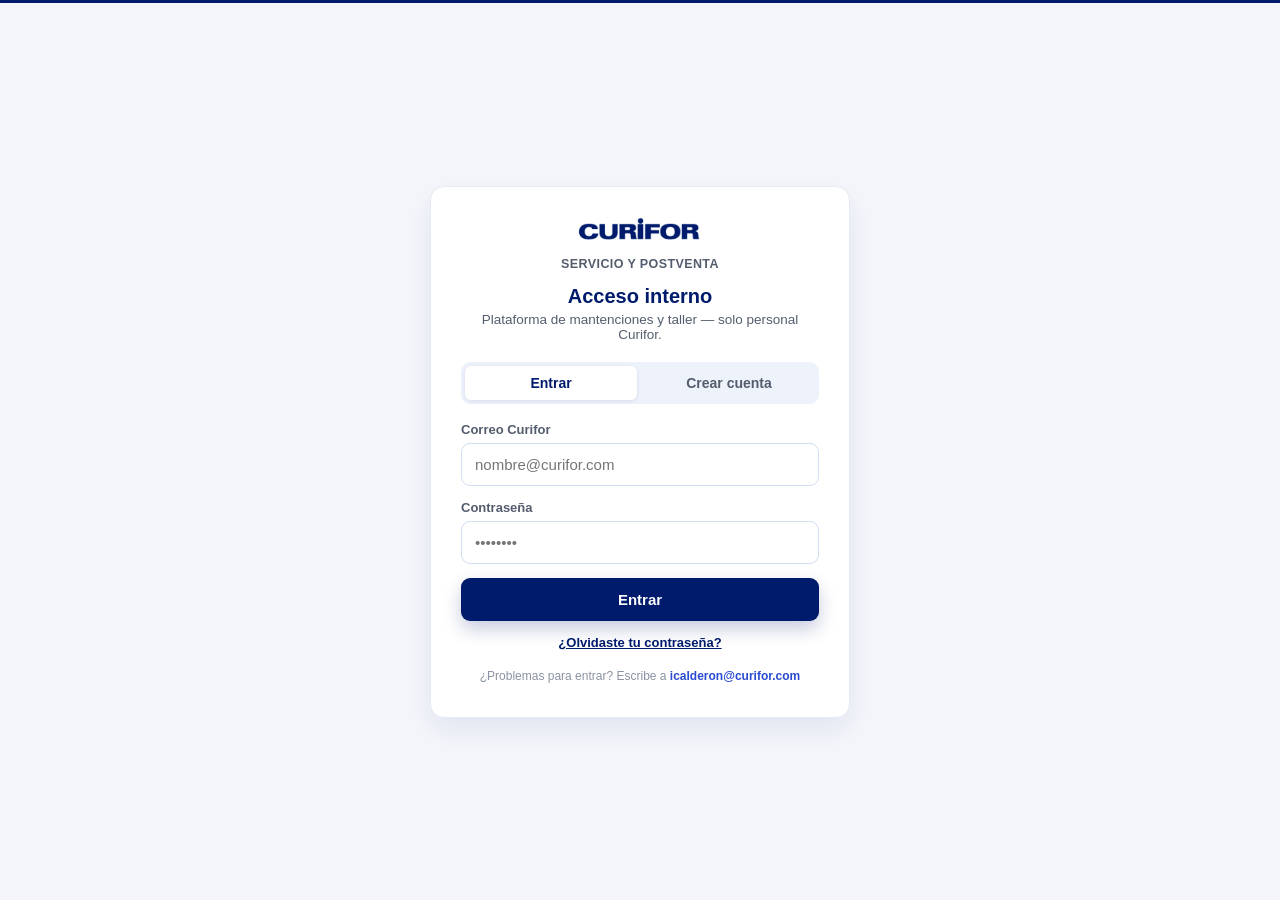
<file: ots.html>
<!DOCTYPE html>
<html lang="es-CL" data-auth="require">
<head>
  <meta charset="UTF-8">
  <!-- Pages sirve el HTML con max-age=600. Sin esto el navegador sigue
       pidiendo el ?v= anterior durante diez minutos y se responde solo con
       el JS viejo: se publica un cambio y el usuario jura que no funciona.
       cliente.html ya lo traia; el resto no. -->
  <meta http-equiv="Cache-Control" content="no-cache, no-store, must-revalidate">
  <meta http-equiv="Pragma" content="no-cache">
  <meta name="viewport" content="width=device-width, initial-scale=1.0">
  <title>Control y Gestión Post Venta · Curifor</title>
  <meta name="description" content="Seguimiento de las órdenes de trabajo pendientes: categoría, notas, avance de gestión, documentos y comentarios.">
  <script src="js/agenda-config.js?v=cc31d4d"></script>
  <script src="js/auth.js?v=cc31d4d"></script>
  <link rel="stylesheet" href="css/estilos.css?v=cc31d4d">
  <link rel="stylesheet" href="css/ots.css?v=cc31d4d">
  <link rel="icon" href="data:image/svg+xml,<svg xmlns='http://www.w3.org/2000/svg' viewBox='0 0 100 100'><text y='.9em' font-size='90'>🧾</text></svg>">
</head>
<body class="ots">

  <header class="topbar">
    <div class="topbar__inner">
      <div class="brand">
        <img class="brand__logo" src="img/curifor-logo.png" alt="Curifor" width="704" height="158">
        <span class="brand__sep"></span>
        <span class="brand__sub">Control y Gestión Post Venta</span>
        <span class="brand__badge">Uso interno</span>
      </div>
      <nav class="topbar__nav">
        <span id="authUser"></span>
        <a href="index.html" class="nav-link">← Inicio</a>
      </nav>
    </div>
  </header>

  <div class="ots-head">
    <div class="ots-head__inner">
      <h1 class="ots-head__title">Órdenes de trabajo pendientes</h1>
      <p class="ots-head__sub" id="otsSub">Cargando…</p>
      <div class="tabs" id="otsTabs">
        <div class="tab active" data-v="resumen">Resumen</div>
        <div class="tab" data-v="detalle">Detalle y gestión</div>
        <div class="tab" data-v="ficha">Documentos y comentarios</div>
      </div>
    </div>
  </div>

  <!-- Barra de filtros: compartida por Resumen y Detalle. Los filtros son el
       corazón del módulo (la app vieja los tenía en una barra lateral); acá van
       arriba y colapsables para no comerse la pantalla en el listado. -->
  <div class="ots-filtros" id="otsFiltros">
    <div class="ots-filtros__fila">
      <input type="search" id="fBuscar" class="f-buscar" placeholder="Buscar folio, patente, cliente, asesor, glosa…" autocomplete="off">
      <button type="button" class="f-toggle" id="fToggle" aria-expanded="false">Más filtros</button>
      <button type="button" class="f-limpiar" id="fLimpiar" hidden>Limpiar</button>
      <span class="f-cuenta" id="fCuenta"></span>
    </div>
    <div class="ots-filtros__grid" id="fGrid" hidden>
      <label>Sucursal <select id="fSucursal" multiple size="5"></select></label>
      <label>Rango de días <select id="fRango" multiple size="5"></select></label>
      <label>Tipo de venta <select id="fTipoVenta" multiple size="5"></select></label>
      <label>Marca <select id="fMarca" multiple size="5"></select></label>
      <label>Asesor <select id="fAsesor" multiple size="5"></select></label>
      <label>Categoría <select id="fCategoria" multiple size="5"></select></label>
      <label>Tiene documento <select id="fDocumento" multiple size="5"></select></label>
      <label class="f-fechas">Fecha OT
        <span><input type="date" id="fDesde"> a <input type="date" id="fHasta"></span>
      </label>
    </div>
  </div>

  <!-- ============ RESUMEN ============ -->
  <div class="view active" id="v-resumen">
    <div class="kpi-grid" id="kpiGrid"></div>
    <div class="rep-grid" id="resumenGraficos"></div>
  </div>

  <!-- ============ DETALLE Y GESTIÓN ============ -->
  <div class="view" id="v-detalle">
    <p class="vhint">
      Las cuatro columnas de la derecha son editables. Se guardan por fila, apenas sales del campo:
      no hay botón de guardar que se pueda olvidar. La OT y sus documentos vienen del ERP y no se tocan acá.
    </p>
    <div class="tabla-scroll">
      <table class="ots-tabla">
        <thead>
          <tr>
            <th class="th-ord" data-ord="folio_ot">Folio</th>
            <th class="th-ord" data-ord="dias_apertura">Días</th>
            <th class="th-ord" data-ord="fecha_ot">Fecha OT</th>
            <th class="th-ord" data-ord="sucursal">Sucursal</th>
            <th class="th-ord" data-ord="patente">Patente</th>
            <th>Vehículo</th>
            <th class="th-ord" data-ord="asesor">Asesor</th>
            <th class="th-ord num" data-ord="neto">Neto</th>
            <th>Docs</th>
            <th class="th-edit">Categoría</th>
            <th class="th-edit">Observación</th>
            <th class="th-edit">Notas</th>
            <th class="th-edit">Avance / gestión</th>
          </tr>
        </thead>
        <tbody id="tblOts"></tbody>
      </table>
    </div>
    <div class="ots-mas">
      <button type="button" id="btnMas" hidden>Mostrar más</button>
      <span id="otsMasTxt"></span>
    </div>
  </div>

  <!-- ============ DOCUMENTOS Y COMENTARIOS ============ -->
  <div class="view" id="v-ficha">
    <div class="ficha-buscar">
      <label>Folio de la OT
        <input type="search" id="fichaFolio" list="fichaLista" placeholder="Escribe o pega un folio" autocomplete="off">
      </label>
      <datalist id="fichaLista"></datalist>
      <button type="button" id="fichaVer">Ver</button>
    </div>
    <p class="ficha-vacia" id="fichaVacia">Elige una OT para ver sus documentos, sus repuestos y su hilo de comentarios.</p>
    <div id="fichaCont" hidden></div>
  </div>

  <div class="ots-aviso" id="otsAviso" role="status" hidden></div>

  <footer class="pie">
    <p>Curifor S.A · Uso interno · Los datos vienen del consolidado de OTs</p>
  </footer>

  <script src="js/ots.js?v=cc31d4d"></script>
</body>
</html>
</file>
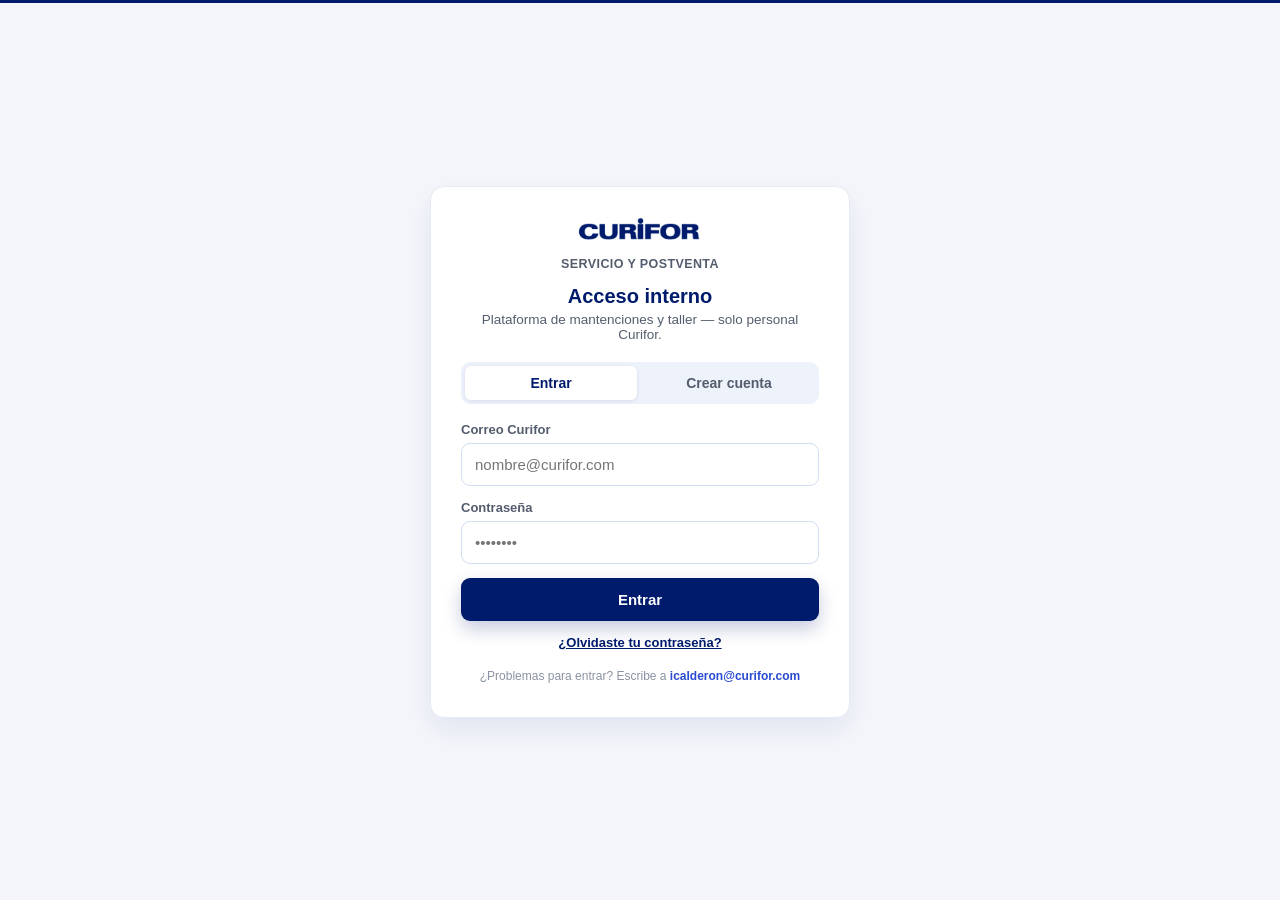
<file: postventa.html>
<!doctype html>
<html lang="es-CL" data-auth="require">
<head>
  <meta charset="utf-8">
  <!-- Pages sirve el HTML con max-age=600. Sin esto el navegador sigue
       pidiendo el ?v= anterior durante diez minutos y se responde solo con
       el JS viejo: se publica un cambio y el usuario jura que no funciona.
       cliente.html ya lo traia; el resto no. -->
  <meta http-equiv="Cache-Control" content="no-cache, no-store, must-revalidate">
  <meta http-equiv="Pragma" content="no-cache">
  <meta name="viewport" content="width=device-width, initial-scale=1">
  <title>Control y Gestión Post Venta · Curifor</title>
  <meta name="description" content="Órdenes de trabajo, cuenta ficha, informes de gestión, campañas, loaners e indicadores.">
  <script src="js/agenda-config.js?v=cc31d4d"></script>
  <script src="js/auth.js?v=cc31d4d"></script>
  <link rel="stylesheet" href="css/estilos.css?v=cc31d4d">
  <link rel="stylesheet" href="css/pv.css?v=cc31d4d">
  <link rel="icon" href="data:image/svg+xml,<svg xmlns='http://www.w3.org/2000/svg' viewBox='0 0 100 100'><text y='.9em' font-size='90'>🧾</text></svg>">
</head>
<body class="pv">

  <header class="topbar">
    <div class="topbar__inner">
      <div class="brand">
        <img class="brand__logo" src="img/curifor-logo.png" alt="Curifor" width="704" height="158">
        <span class="brand__sep"></span>
        <span class="brand__sub">Control y Gestión Post Venta</span>
        <span class="brand__badge">Uso interno</span>
      </div>
      <nav class="topbar__nav">
        <span id="authUser"></span>
        <a href="index.html" class="nav-link">← Inicio</a>
      </nav>
    </div>
  </header>

  <div class="pv-layout">

    <!-- Los módulos, en el mismo orden en que están en la app antigua para
         que nadie tenga que aprender un menú nuevo. -->
    <aside class="pv-nav" id="pvNav">
      <button type="button" class="pv-nav__btn is-on" data-mod="ots">
        <span class="pv-nav__ico">🧾</span> Órdenes de trabajo
      </button>
      <button type="button" class="pv-nav__btn" data-mod="cuenta">
        <span class="pv-nav__ico">💳</span> Cuenta Ficha
      </button>
      <button type="button" class="pv-nav__btn" data-mod="informes">
        <span class="pv-nav__ico">📄</span> Informes de gestión
      </button>
      <button type="button" class="pv-nav__btn" data-mod="campanas">
        <span class="pv-nav__ico">📣</span> Campañas
      </button>
      <button type="button" class="pv-nav__btn" data-mod="produccion">
        <span class="pv-nav__ico">🔧</span> Producción de técnicos
      </button>
      <button type="button" class="pv-nav__btn" data-mod="cierres">
        <span class="pv-nav__ico">🏁</span> Cierres y ranking
      </button>
      <button type="button" class="pv-nav__btn" data-mod="loaners">
        <span class="pv-nav__ico">🚗</span> Loaners
      </button>
      <button type="button" class="pv-nav__btn" data-mod="indicadores">
        <span class="pv-nav__ico">📈</span> Indicadores
      </button>
      <button type="button" class="pv-nav__btn" data-mod="notificaciones">
        <span class="pv-nav__ico">🔔</span> Notificaciones
      </button>
      <button type="button" class="pv-nav__btn" data-mod="auditoria">
        <span class="pv-nav__ico">🕓</span> Actividad
      </button>
    </aside>

    <main class="pv-main">
      <p id="pvAviso" class="pv-aviso" role="status" hidden></p>
      <div id="pvVista"></div>
    </main>

  </div>

  <script src="js/pv-datos.js?v=cc31d4d"></script>
  <script src="js/pv-ui.js?v=cc31d4d"></script>
  <script src="js/pv-app.js?v=cc31d4d"></script>
</body>
</html>
</file>
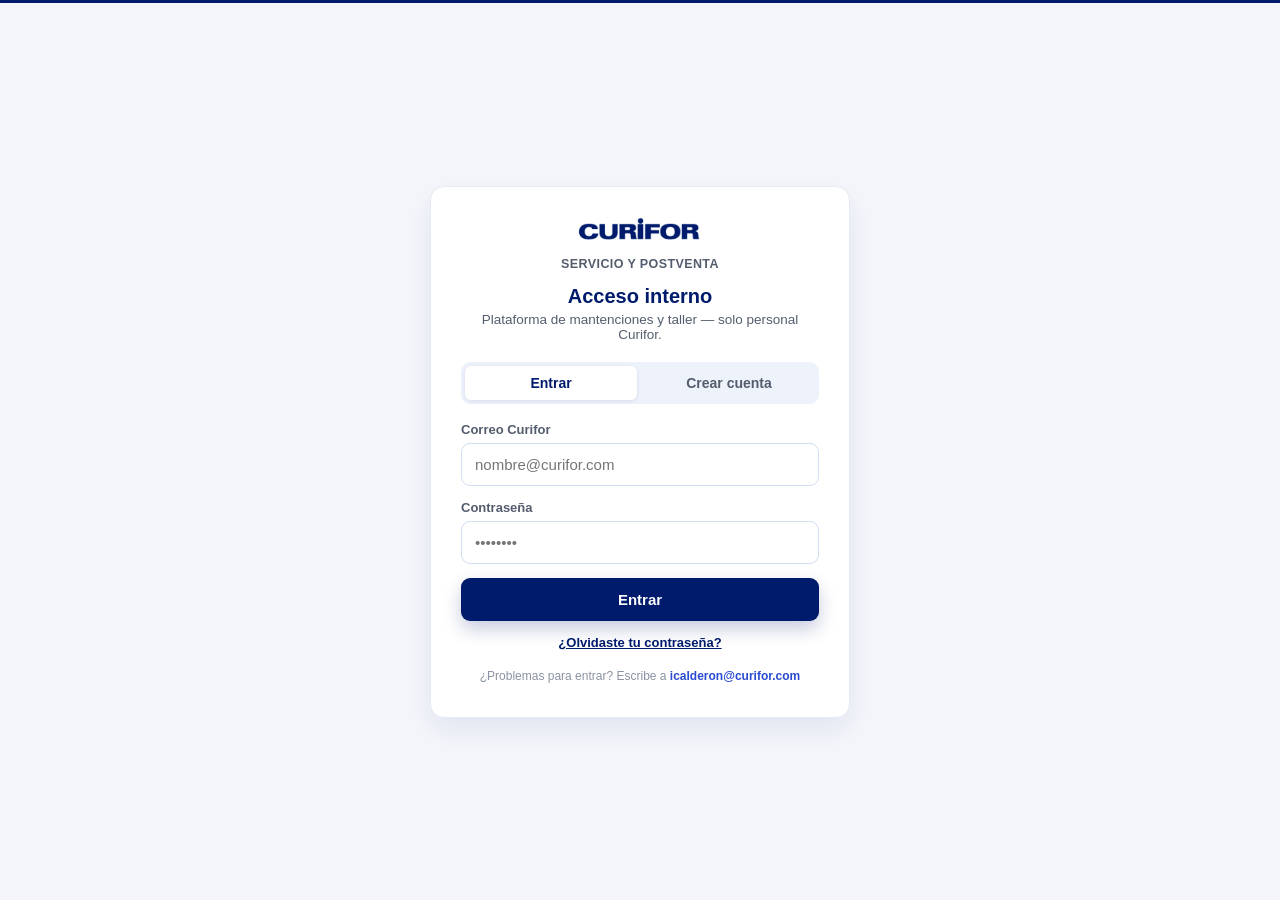
<file: taller.html>
<!DOCTYPE html>
<html lang="es-CL" data-auth="require">
<head>
  <meta charset="UTF-8">
  <!-- Pages sirve el HTML con max-age=600. Sin esto el navegador sigue
       pidiendo el ?v= anterior durante diez minutos y se responde solo con
       el JS viejo: se publica un cambio y el usuario jura que no funciona.
       cliente.html ya lo traia; el resto no. -->
  <meta http-equiv="Cache-Control" content="no-cache, no-store, must-revalidate">
  <meta http-equiv="Pragma" content="no-cache">
  <meta name="viewport" content="width=device-width, initial-scale=1.0">
  <title>Taller y Agendamiento · Curifor</title>
  <meta name="description" content="Agendamiento, preparación de repuestos, recepción de vehículos, asignación de técnicos y avance del taller.">
  <!-- guard de acceso interno (redirige a login.html si no hay sesión) -->
  <script src="js/agenda-config.js?v=cc31d4d"></script>
  <script src="js/auth.js?v=cc31d4d"></script>
  <link rel="stylesheet" href="css/estilos.css?v=cc31d4d">
  <link rel="stylesheet" href="css/taller.css?v=cc31d4d">
  <link rel="icon" href="data:image/svg+xml,<svg xmlns='http://www.w3.org/2000/svg' viewBox='0 0 100 100'><text y='.9em' font-size='90'>🗓</text></svg>">
</head>
<body class="taller">

  <header class="topbar">
    <div class="topbar__inner">
      <div class="brand">
        <img class="brand__logo" src="img/curifor-logo.png" alt="Curifor" width="704" height="158">
        <span class="brand__sep"></span>
        <span class="brand__sub">Taller y Agendamiento</span>
        <span class="brand__badge">Uso interno</span>
      </div>
      <nav class="topbar__nav">
        <span id="authUser"></span>
        <a href="index.html" class="nav-link">← Inicio</a>
      </nav>
    </div>
  </header>

  <div class="taller-head">
    <div class="taller-head__inner">
      <h1 class="taller-head__title">Sistema de Taller</h1>
      <p class="taller-head__sub">Se agenda la hora, se preparan los repuestos, llega el auto, se asigna al técnico y se sigue su avance hasta la entrega.</p>
      <!-- El orden cuenta el flujo real: se agenda, se preparan los repuestos
           ANTES de que llegue el auto, llega, se asigna al técnico y se sigue
           su avance. Sin numeración: en el módulo Agenda la pestaña Recepción
           va oculta y la secuencia quedaba 1,3,4,5,6,7, con un hueco que no
           significa nada. Los data-v NO cambian: los usa agGoTab y el script
           de módulo. -->
      <!-- Decisión 10-08-2026 (Ignacio): el tablero operativo del taller es el
           planificador de la app de post venta; los tableros de aquí lo
           DUPLICABAN y se quitaron de la vista (Preparación, Asignación de
           técnicos, Avance del taller y Bodega). El código y los datos quedan
           dormidos: sus vistas siguen abajo por si hay que revivir algo. -->
      <div class="tabs">
        <div class="tab active" data-v="agenda">Agendamiento</div>
        <div class="tab" data-v="recep">Recepción</div>
        <div class="tab" data-v="reportes">Reportes</div>
      </div>
    </div>
  </div>

  <!-- ============ 1 · AGENDAMIENTO ============ -->
  <div class="view active" id="v-agenda">
    <h2 class="vtitle">Centro de Agendamiento</h2>
    <p class="ag-sub">Agenda una hora y el dato sigue solo: prepara los repuestos, la recepción del auto y su avance en el taller.</p>

    <div id="prefillBanner" class="prefill-banner" hidden></div>
    <!-- Avisos del flujo (solicitud tomada, cupo que se ocupó, choques). Van
         inline y no como alert(): un alert congela el sondeo de sincronización
         y tapa la fila de la que está hablando. -->
    <p id="agAviso" class="ag-aviso" role="status" hidden></p>

    <div class="ag-vistas">
      <button type="button" class="ag-vista-btn is-on" data-vista="dia">Día</button>
      <button type="button" class="ag-vista-btn" data-vista="mes">Mes</button>
    </div>

    <!-- Vista de mes: todas las citas del mes de un vistazo -->
    <div id="vistaMes" hidden>
      <div class="mes-cab">
        <button id="mesPrev" type="button" aria-label="Mes anterior">‹</button>
        <b id="mesTitulo"></b>
        <button id="mesNext" type="button" aria-label="Mes siguiente">›</button>
        <span class="mes-leyenda">
          <span class="mes-chip mes-chip--ag"></span> agendado
          <span class="mes-chip mes-chip--taller"></span> en taller
          <span class="mes-chip mes-chip--web"></span> solicitud del cliente
        </span>
      </div>
      <div class="mes-grid" id="mesGrid"></div>
    </div>

    <div class="ag-grid" id="vistaDia">
      <div class="ag-panel panel">
        <h4>Sucursal y servicio</h4>
        <!-- El value es SOLO el nombre de la sucursal, no el texto con dirección:
             con ese nombre se identifican la bandeja compartida, el correlativo
             de OC/RO y las citas ya guardadas. Cambiarlo migraría datos sin
             querer. La dirección va en la etiqueta, para reconocerla a la vista. -->
        <select id="fComercio">
          <option value="">— Elige tu sucursal —</option>
          <option value="CURIFOR CHILLÁN">CURIFOR CHILLÁN — Calle Brasil N° 954</option>
          <option value="CURIFOR CHILLÁN VIEJO">CURIFOR CHILLÁN VIEJO — Carretera Panamericana Sur</option>
          <option value="CURIFOR CURICÓ">CURIFOR CURICÓ — Ruta 5 km 186,5</option>
          <option value="CURIFOR LINDEROS">CURIFOR LINDEROS — Ruta 5 Sur N° 3502</option>
          <option value="CURIFOR LO BLANCO">CURIFOR LO BLANCO — Avenida Lo Blanco 2111, La Pintana</option>
          <option value="CURIFOR MACUL (AUTO-PARK)">CURIFOR MACUL (AUTO-PARK) — Av. Departamental 4400, Macul</option>
          <option value="CURIFOR PLACILLA">CURIFOR PLACILLA — Ruta 68 km 98,4</option>
          <option value="CURIFOR RANCAGUA">CURIFOR RANCAGUA — Diego de Almagro 0455, Rancagua</option>
          <option value="CURIFOR TALCA">CURIFOR TALCA — Calle 1 Norte N° 2153</option>
          <option value="CURIFOR TALCA BMW">CURIFOR TALCA BMW</option>
          <option value="CURIFOR TALCA CAMIONES">CURIFOR TALCA CAMIONES — Calle 1 Norte N° 2153</option>
          <option value="CURIFOR TALLER MOVIL">CURIFOR TALLER MÓVIL</option>
        </select>
        <div class="ag-calnav">
          <button id="calPrev" type="button" aria-label="Mes anterior">‹</button>
          <b id="calTitulo"></b>
          <button id="calNext" type="button" aria-label="Mes siguiente">›</button>
        </div>
        <table class="ag-cal" id="calGrid"></table>
        <p style="font-size:11px;color:var(--ink-3);margin:0">● día con agendamientos</p>
        <button id="btnWebRes" class="agbtn agbtn-blue" type="button" style="margin-top:10px;width:100%" hidden>
          Reservas web <span id="webResBadge" class="webres-badge" hidden></span>
        </button>
      </div>
      <div>
        <!-- Los cupos son POR SUCURSAL (dos sucursales pueden tener la misma
             hora libre), pero la tabla de abajo muestra el país entero. Se dice
             cuál es cuál para que no se confundan. -->
        <p class="ag-fecha-sel">Horas disponibles en <b id="sucSelTxt">tu sucursal</b> para el <b id="fechaSelTxt"></b>:</p>
        <p class="ag-sin-suc" id="agSinSucursal" hidden>
          Elige tu sucursal en el panel de la izquierda para ver qué horas están libres. La tabla de abajo sí muestra todas las sucursales.
        </p>
        <div class="ag-jor">
          <div><h5>Primera jornada</h5><div class="ag-slots" id="agSlotsAM"></div></div>
          <div><h5>Segunda jornada</h5><div class="ag-slots" id="agSlotsPM"></div></div>
        </div>
        <!-- 9 columnas no caben en pantalla chica y es la herramienta principal
             de la central. El wrapper da scroll horizontal en vez de comprimir
             el texto hasta que quiebra en varias líneas. -->
        <div class="tabla-scroll">
          <table class="ag-table">
            <thead><tr><th>OC</th><th>Hora</th><th>Cliente</th><th>Vehículo</th><th>Patente</th><th>Servicio</th><th>Sucursal</th><th>Estado</th><th></th></tr></thead>
            <tbody id="tblAgenda"></tbody>
          </table>
        </div>

        <!-- Vehículos ya recibidos: la recepción se hace en su propio módulo,
             pero acá se ve en qué va cada auto que ya llegó. -->
        <div class="recep-dia" id="recepDia" hidden>
          <h4 class="recep-dia__tit">Recibidos <span id="recepDiaFecha"></span></h4>
          <div class="recep-dia__lista" id="recepDiaLista"></div>
        </div>
      </div>
    </div>

    <!-- Herramientas de prueba. Ocultas salvo que se entre con ?demo=1 (ver init):
         con la bandeja compartida, "Borrar todos los datos" vacía la sucursal
         entera, así que no puede quedar a un clic de distancia en producción. -->
    <div class="demo-tools">
      <span>Herramientas de prueba. La bandeja se comparte con las demás estaciones de la sucursal.</span>
      <button id="btnDemo" class="agbtn agbtn-ghost agbtn-sm" type="button">Cargar datos de demostración</button>
      <button id="btnBorrarTodo" class="agbtn agbtn-ghost agbtn-sm" type="button">Borrar todos los datos</button>
    </div>
  </div>

  <!-- ============ 2 · RECEPCIÓN ============ -->
  <div class="view" id="v-recep">
    <h2 class="vtitle">Recepción</h2>
    <div id="recBuscar" class="rec-buscar">
      <label class="rec-buscar-lbl">Recibir por patente</label>
      <div class="rec-buscar-row">
        <input id="recBuscarPat" type="text" inputmode="latin" autocomplete="off" maxlength="10"
               placeholder="Ej: BBBB11" onkeydown="if(event.key==='Enter'){event.preventDefault();agRecepcionPorPatente(this.value);}">
        <button class="agbtn agbtn-blue" type="button" onclick="agRecepcionPorPatente(document.getElementById('recBuscarPat').value)">Buscar</button>
      </div>
      <span id="recBuscarMsg" class="rec-buscar-msg"></span>
    </div>
    <div id="recVacia" class="flow-note">O selecciona un agendamiento en <b>Agendamiento</b> y pulsa “Ingresar” para abrir su recepción.</div>
    <div id="recForm" class="hidden" hidden>
      <div class="rcp-band" style="display:flex;justify-content:space-between;align-items:center;flex-wrap:wrap;gap:8px">
        <div><b id="recTitulo" style="color:var(--navy);font-size:18px"></b><div style="color:var(--ink-3);font-size:12px">N° de agendamiento: <span id="recOC"></span></div></div>
        <div style="color:var(--ink-2);font-size:13px">Cita: <b id="recFecha"></b></div>
      </div>
      <!-- Sello real de la recepción: quién la abrió y a qué hora llegó de
           verdad el vehículo. La hora de la cita no sirve como respaldo. -->
      <div class="rec-sello" id="recSello" hidden></div>
      <!-- Lo que se anotó al agendar (o lo que escribió el cliente al reservar
           por la web). Va ARRIBA del todo: si aparece al final, quien recibe el
           auto ya tomó las decisiones sin haberlo leído. -->
      <div class="rec-coment" id="recComent" hidden></div>
      <!-- Los datos del cliente se pueden corregir acá: es el unico momento en
           que el cliente esta al frente para confirmarlos. Un telefono mal
           tipeado se descubre cuando el auto esta listo y nadie contesta, y un
           correo malo se descubre cuando rebota el aviso.

           Va con boton y no siempre editable: en modo lectura nadie cambia un
           RUT sin querer al apoyar la mano en el tablet. -->
      <section class="blk"><h3>Datos del cliente
          <button type="button" class="blk-accion" id="rcCliEditar" onclick="agEditarCliente()">Editar</button>
        </h3>
        <div class="grid2" id="rcCliVista">
          <div class="field-r"><span class="lab">Cliente</span><span class="val" id="rcCliente"></span></div>
          <div class="field-r"><span class="lab">RUT</span><span class="val" id="rcRut"></span></div>
          <div class="field-r"><span class="lab">Teléfono</span><span class="val" id="rcFono"></span></div>
          <div class="field-r"><span class="lab">E-mail</span><span class="val" id="rcEmail"></span></div>
        </div>
        <div class="grid2" id="rcCliEdit" hidden>
          <div class="field-r field-r--edit"><span class="lab">Cliente</span>
            <input class="val-input" id="rcCliIn" type="text" autocomplete="off" maxlength="80"></div>
          <div class="field-r field-r--edit"><span class="lab">RUT</span>
            <input class="val-input" id="rcRutIn" type="text" autocomplete="off" placeholder="12.345.678-9"></div>
          <div class="field-r field-r--edit"><span class="lab">Teléfono</span>
            <input class="val-input" id="rcFonoIn" type="tel" autocomplete="off" placeholder="+56 9 1234 5678"></div>
          <div class="field-r field-r--edit"><span class="lab">E-mail</span>
            <input class="val-input" id="rcEmailIn" type="email" autocomplete="off"></div>
          <p id="rcCliError" class="rc-cli-error" role="alert" hidden></p>
          <div class="rc-cli-acciones">
            <button type="button" class="agbtn agbtn-grey agbtn-sm" onclick="agCancelarCliente()">Cancelar</button>
            <button type="button" class="agbtn agbtn-blue agbtn-sm" onclick="agGuardarCliente()">Guardar</button>
          </div>
        </div>
      </section>
      <section class="blk"><h3>Datos del vehículo</h3><div class="grid2">
        <div class="field-r"><span class="lab">Patente</span><span class="val" id="rcPatente"></span></div>
        <div class="field-r"><span class="lab">Marca / Modelo</span><span class="val" id="rcModelo"></span></div>
        <div class="field-r"><span class="lab">Año</span><span class="val" id="rcAnio"></span></div>
        <div class="field-r"><span class="lab">Km estimado de la cita</span><span class="val" id="rcKm"></span></div>
        <!-- Kilometraje REAL del tablero. Antes esto era un <span> de solo
             lectura con el estimado de la cita, así que el dato que define qué
             mantención corresponde no se capturaba nunca. -->
        <div class="field-r field-r--edit">
          <span class="lab">Kilometraje real <b class="req" title="dato obligatorio del acta">*</b></span>
          <input class="val-input" id="rcKmReal" type="text" inputmode="numeric" autocomplete="off"
                 placeholder="Léelo del tablero" onchange="agKmReal()" onblur="agKmReal()">
        </div>
        <div class="field-r"><span class="lab">Servicio</span><span class="val" id="rcServ"></span></div>
        <div class="field-r"><span class="lab">Valor referencial</span><span class="val" id="rcValor"></span></div>
      </div></section>
      <section class="blk"><h3>Accesorios <span class="prox">(marca lo que viene en el vehículo; queda registrado en el acta)</span></h3>
        <div class="acc-grid" id="accGrid"></div>
        <div class="acc-pie"><span id="accResumen"></span>
          <button type="button" class="firma-limpiar" onclick="agAccNinguno()">Desmarcar todo</button>
        </div>
      </section>
      <section class="blk"><h3>Inspección fotográfica <span class="prox">(toca cada recuadro para tomar la foto)</span></h3>
        <p id="fotoResumen" class="foto-resumen"></p>
        <div class="photo-wrap" id="photoWrap"></div>
        <!-- Los avisos de la recepción NO pueden usar #agAviso: ese vive dentro
             de la vista Agendamiento, que en el módulo Recepción está oculta, y
             el mensaje nunca se veía. Por eso la recepción tiene el suyo. -->
        <p id="recAviso" class="ag-aviso" role="status" hidden></p>
      </section>
      <!-- Los radios no tenían value ni manejador: el nivel de combustible se
           marcaba en pantalla y no se guardaba en ninguna parte. -->
      <section class="blk"><h3>Combustible <b class="req" title="dato obligatorio del acta">*</b></h3>
        <div class="comb-row" id="combRow">
          <label><input type="radio" name="comb" value="1" onchange="agComb()"> 1</label>
          <label><input type="radio" name="comb" value="3/4" onchange="agComb()"> 3/4</label>
          <label><input type="radio" name="comb" value="1/2" onchange="agComb()"> 1/2</label>
          <label><input type="radio" name="comb" value="1/4" onchange="agComb()"> 1/4</label>
          <label><input type="radio" name="comb" value="0" onchange="agComb()"> 0</label>
        </div>
      </section>
      <section class="blk"><h3>Observaciones <span class="prox">(daños previos, faltantes, lo que declara el cliente)</span></h3>
        <!-- El mapa va ANTES del texto: marcar el punto es lo rápido, y el
             texto queda para lo que un punto no puede decir (profundidad del
             rayón, quién lo declara). El diagrama dice DÓNDE, el texto QUÉ. -->
        <div id="danoMapa" class="dm"></div>
        <textarea id="rcObs" class="rc-obs" rows="3" oninput="agObs()"
                  placeholder="Detalle de lo marcado arriba, o lo que declara el cliente…"></textarea>
      </section>
      <!-- Autorización comercial. Va SEPARADA de las condiciones generales y
           del servicio: los avisos del estado de la OT son necesarios para
           atender al cliente, la publicidad no. Un solo "acepto todo" es lo
           que después vuelve la autorización discutible. Nace DESMARCADA: una
           casilla premarcada no es consentimiento. -->
      <section class="blk"><h3>Autorización de datos <span class="prox">(léesela al cliente antes de firmar)</span></h3>
        <label class="cons-linea">
          <input type="checkbox" id="rcMarketing" onchange="agMarketing()">
          <span>El cliente <b>autoriza</b> recibir ofertas, promociones y recordatorios de mantención por WhatsApp, correo o teléfono.</span>
        </label>
        <p class="cons-nota">Es voluntaria y no condiciona el servicio. Los avisos del estado de su vehículo se envían igual, los autorice o no. Lo que marques acá queda impreso en el acta.</p>
      </section>
      <section class="blk"><h3>Firmas <span class="prox">(firma con el dedo o el mouse; se guarda sola)</span></h3>
        <div class="firmas">
          <div class="firma-col">
            <canvas class="firma-box" id="firmaCliente"></canvas>
            <div class="firma-pie">
              <small>Firma cliente</small>
              <span class="firma-st" id="fst-cliente"></span>
              <button type="button" class="firma-limpiar" onclick="agLimpiarFirma('cliente')">Limpiar</button>
            </div>
          </div>
          <div class="firma-col">
            <canvas class="firma-box" id="firmaAsesor"></canvas>
            <div class="firma-pie">
              <small>Firma asesor</small>
              <span class="firma-st" id="fst-asesor"></span>
              <button type="button" class="firma-limpiar" onclick="agLimpiarFirma('asesor')">Limpiar</button>
            </div>
          </div>
        </div>
      </section>
      <!-- El texto anterior mandaba a "Avance del taller → Citas de hoy y en
           Bodega", pestañas que ya no existen acá: el tablero quedó en el
           planificador de post venta. -->
      <div class="flow-note">Al <b>Ingresar a Taller</b> se crea la orden de trabajo (RO) y se descarga el <b>acta de recepción en PDF</b>, con los accesorios, las observaciones, las fotos y las dos firmas. El registro queda en la bandeja de la sucursal y lo ven las demás estaciones; la integración con el ERP está pendiente.</div>
      <div style="display:flex;gap:12px;justify-content:flex-end;padding:10px 0 30px">
        <button class="agbtn agbtn-grey" onclick="agCancelarRecepcion()">Cancelar</button>
        <button class="agbtn agbtn-green" onclick="agIngresarTaller()">Ingresar a Taller</button>
      </div>
    </div>
  </div>

  <!-- ============ 3 · PREPARACIÓN ============ -->
  <div class="view" id="v-prep">
    <h2 class="vtitle">Preparación de repuestos</h2>
    <p class="sub">Citas que vienen, con el kit que pide su pauta y si hay stock. Las columnas las calcula la fecha de cada cita; tú solo marcas cuándo se pidió y cuándo llegó.</p>
    <div class="prep-leyenda">
      <span><b class="prep-sem prep-sem--ok">✓</b> kit completo en bodega</span>
      <span><b class="prep-sem prep-sem--fro">!</b> hay que traerlo de otra bodega</span>
      <span><b class="prep-sem prep-sem--no">✕</b> faltan piezas: hay que pedirlas</span>
      <span><b class="prep-sem prep-sem--sd">○</b> sin dato de stock</span>
    </div>
    <div class="kanban kanban--prep" id="prepBoard"></div>
    <p class="prep-nota" id="prepNota" hidden></p>
  </div>

  <!-- ============ 4 · PLANIFICADOR ============ -->
  <div class="view" id="v-plan">
    <h2 class="vtitle">Asignación de técnicos</h2>
    <p class="sub">Técnico × hora. La ficha se ubica en la hora de inicio; el largo = duración; el color = tipo de trabajo. Arrastra desde “Por asignar” a la grilla.</p>
    <div class="legend" id="legendPlan"></div>
    <div class="agenda-wrap">
      <div class="backlog"><h3>Por asignar</h3><div class="drop" id="backlogDrop"></div></div>
      <div class="planner"><table class="grid" id="grid"></table></div>
    </div>
  </div>

  <!-- ============ 5 · JPCB ============ -->
  <div class="view" id="v-jpcb">
    <h2 class="vtitle">Avance del taller <span class="vtitle__alias">(JPCB)</span></h2>
    <p class="sub">Flujo normal de izquierda a derecha (Citas de hoy → En espera por pago). Arrastra la orden de columna en columna a medida que avanza.</p>
    <div class="kanban" id="jpcbBoard"></div>
    <div class="stopzone">
      <div class="zhead">Detención del trabajo (Job Stoppage) — irregularidades visibles (jidoka)</div>
      <div class="stopcols" id="stopBoard"></div>
    </div>
  </div>

  <!-- ============ 6 · BODEGA ============ -->
  <div class="view" id="v-bodega">
    <h2 class="vtitle" style="color:var(--bodega)">Bodega — preparación de kits <span class="vtitle__alias">(pre-picking)</span></h2>
    <p class="sub">Lista de recolección por orden, calculada desde la <b>pauta de mantención real</b> (marca/modelo/versión + km) con la <b>disponibilidad de stock</b> del Cotizador. Solo datos del vehículo, sin datos del propietario.</p>
    <div class="legend">
      <div class="it"><span class="badge pend">PENDIENTE</span> por recolectar</div>
      <div class="it"><span class="badge listo">PREPARADO</span> repuestos listos</div>
      <div class="it" id="stockFechaTxt" style="color:var(--ink-3)"></div>
    </div>
    <div class="bodega-wrap" id="bodegaBoard"></div>
  </div>

  <!-- ============ 7 · REPORTES ============ -->
  <div class="view" id="v-reportes">
    <h2 class="vtitle">Reportes</h2>
    <p class="ag-sub">Indicadores calculados sobre los datos registrados en esta estación.</p>
    <div class="rep-grid" id="repGrid"></div>
  </div>

  <footer class="foot">
    <div class="foot__inner">
      <span>Curifor S.A. · Taller y Agendamiento</span>
      <span id="footFecha" class="foot__fecha"></span>
    </div>
  </footer>

  <!-- Modal detalle de orden -->
  <div class="overlay" id="ov">
    <div class="modal">
      <h3 id="m-title">Orden de trabajo</h3>
      <div class="c" id="m-body"></div>
      <div class="actions" id="m-actions"><button class="agbtn agbtn-navy" onclick="closeM()">Cerrar</button></div>
    </div>
  </div>

  <!-- Detalle de una recepción ya hecha. Se abre al pinchar una tarjeta de
       RECIBIDOS: muestra todo lo que se completó en el mesón, incluidas las
       fotos y las firmas, que viven en el bucket privado y se piden con un
       enlace firmado al momento de abrir. -->
  <div class="overlay" id="recDetOv">
    <div class="rec-det">
      <div class="rec-det__cab">
        <div>
          <h3 id="recDetTitulo"></h3>
          <p id="recDetSub"></p>
        </div>
        <button type="button" class="rec-det__x" onclick="agCerrarDetalle()" aria-label="Cerrar">×</button>
      </div>
      <div class="rec-det__cuerpo" id="recDetCuerpo"></div>
      <div class="rec-det__pie">
        <button class="agbtn agbtn-grey" onclick="agCerrarDetalle()">Cerrar</button>
        <button class="agbtn agbtn-blue" id="recDetPdf">Descargar acta en PDF</button>
      </div>
    </div>
  </div>

  <!-- Modal agendar -->
  <div class="overlay" id="agOv">
    <div class="ag-modal">
      <h3 id="agTitulo">Agendar hora <span id="agHora" style="color:var(--ink-3);font-weight:400;font-size:14px"></span></h3>
      <!-- Solo al CORREGIR una cita: mover el día y la hora. Al agendar de cero
           el bloque va oculto, porque la hora ya la eligió al pinchar el cupo y
           volver a preguntarla invita a equivocarse. -->
      <div class="ag-mover" id="agMover" hidden>
        <label>Fecha<input type="date" id="agFechaEd"></label>
        <label>Hora<select id="agHoraEd"></select></label>
        <p class="ag-mover__nota" id="agMoverNota"></p>
      </div>
      <div class="ag-form">
        <label>Tipo de servicio
          <select id="agServicio">
            <option>MANTENCIÓN POR KILOMETRAJE</option><option>DIAGNÓSTICO TÉCNICO</option>
            <option>DESABOLLADURA Y PINTURA</option><option>RECALL</option><option>REPARACIÓN MECÁNICA</option>
          </select>
        </label>
        <label>Patente<input id="agPatente" placeholder="ABCD12" maxlength="8"></label>
        <label>Marca<select id="agMarca"><option value="">Elige la marca</option></select></label>
        <label>Modelo<select id="agModeloSel" disabled><option value="">Elige el modelo</option></select></label>
        <label>Versión<select id="agVersionSel" disabled><option value="">Elige la versión</option></select></label>
        <label>Año<select id="agAnioSel"><option value="">—</option></select></label>
        <label id="agMantWrap">Mantención (km)<select id="agMantSel" disabled><option value="">—</option></select></label>
        <label>VIN (opcional)<input id="agVin" placeholder="8AF..."></label>
        <div class="ag-valorref" id="agValorRef" hidden></div>
        <label>Nombre cliente<input id="agCliente" placeholder="Nombre y apellido"></label>
        <label>RUT<input id="agRut" placeholder="11.111.111-1"></label>
        <label>Teléfono móvil<input id="agFono" placeholder="9 0000 0000"></label>
        <label>E-mail<input id="agEmail" placeholder="correo@cliente.cl"></label>
        <label>Asesor<select id="agAsesor"><option value="">— Seleccione —</option></select></label>
        <!-- Lo que hay que saber ANTES de que llegue el auto: que el cliente
             pidió que lo llamen, que viene con un ruido, que deja el auto todo
             el día. Se muestra en la recepción y va al acta. Es el mismo campo
             `comentario` que el cliente puede escribir al reservar por la web. -->
        <label class="ag-coment-lbl">Comentario <span class="ag-opc">(opcional · lo verá quien reciba el vehículo)</span>
          <textarea id="agComent" rows="2" maxlength="500"
                    placeholder="Ej: el cliente pide que lo llamen antes de cualquier trabajo adicional."></textarea>
        </label>
      </div>
      <div class="ag-foot">
        <button class="agbtn agbtn-grey" onclick="agCerrarModal()">Cancelar</button>
        <button class="agbtn agbtn-blue" id="agBtnGuardar" onclick="agGuardar()">Guardar agendamiento</button>
      </div>
    </div>
  </div>

  <!-- Modal reservas web: login del personal (Supabase Auth) -->
  <div class="overlay" id="webLoginOv">
    <div class="ag-modal" style="max-width:380px">
      <h3>Conectar reservas web</h3>
      <p style="font-size:12.5px;color:var(--ink-3);margin:4px 0 10px">
        Ingresa el usuario del personal. La sesión queda recordada en este navegador.
      </p>
      <div class="ag-form" style="grid-template-columns:1fr">
        <label>E-mail<input id="webEmail" type="email" autocomplete="username"></label>
        <label>Clave<input id="webPass" type="password" autocomplete="current-password"></label>
      </div>
      <p id="webLoginErr" style="color:#c62828;font-size:12.5px;margin:8px 0 0" hidden></p>
      <div class="ag-foot">
        <button class="agbtn agbtn-grey" onclick="webCerrarLogin()">Cancelar</button>
        <button class="agbtn agbtn-blue" id="webLoginBtn" onclick="webLogin()">Conectar</button>
      </div>
    </div>
  </div>

  <!-- Modal reservas web: lista para pasar a la agenda -->
  <div class="overlay" id="webResOv">
    <div class="ag-modal" style="max-width:720px">
      <h3>Reservas web <span id="webResInfo" style="color:var(--ink-3);font-weight:400;font-size:13px"></span></h3>
      <div id="webResLista" class="webres-lista"></div>

      <!-- Exportar a Excel. El rango va por FECHA DE LA CITA y no por cuándo se
           agendó: para gestión importa qué días de taller se cubren. Por eso
           acepta fechas futuras, que la lista de arriba no muestra. -->
      <div class="webres-export">
        <span class="webres-export__t">Exportar a Excel</span>
        <label>Desde <input type="date" id="expDesde"></label>
        <label>Hasta <input type="date" id="expHasta"></label>
        <button class="agbtn agbtn-blue agbtn-sm" id="btnExportarAg" type="button">Descargar</button>
        <span id="expEstado" class="webres-export__msg"></span>
      </div>

      <div class="ag-foot">
        <button class="agbtn agbtn-ghost agbtn-sm" onclick="webDesconectar()">Desconectar</button>
        <button class="agbtn agbtn-grey" onclick="webCerrarLista()">Cerrar</button>
      </div>
    </div>
  </div>

  <!-- jsPDF, para el acta de recepción. Va vendorizado (no CDN) igual que el
       visor de Excel: el sitio no carga nada de terceros en caliente. -->
  <script src="js/vendor/jspdf.umd.min.js?v=cc31d4d"></script>
  <!-- Generador de Excel, el mismo que ya usa el cotizador. -->
  <script src="js/vendor/xlsx.full.min.js?v=cc31d4d"></script>
  <script src="js/acta-pdf.js?v=cc31d4d"></script>
  <script src="js/acta-condiciones.js?v=cc31d4d"></script>
  <script src="js/dano-mapa.js?v=cc31d4d"></script>
  <!-- Revisa cada foto antes de subirla: repetidas, planas o desenfocadas. -->
  <script src="js/foto-control.js?v=cc31d4d"></script>
  <script src="js/rut.js?v=cc31d4d"></script>
  <script src="js/taller.js?v=cc31d4d"></script>
  <script src="js/autocompletar.js?v=cc31d4d"></script>
  <!-- Modo módulo: ?vista=agenda|recepcion.
       · agenda    → Agendamiento + Reportes (los tableros se quitaron el
         10-08-2026: duplicaban el planificador de la app de post venta).
       · recepcion → solo Recepción, sin pestañas. Acepta &oc=N para abrir de
         inmediato la recepción de esa cita (es a donde salta el botón
         "Ingresar" de la agenda). -->
  <script>
  (function () {
    var params = new URLSearchParams(location.search);
    var v = params.get("vista");
    window.__moduloVista = v || null;   // lo consulta taller.js
    if (!v) return;
    var esRecep = (v === "recepcion");
    function aplicar() {
      try { if (typeof agGoTab === "function") agGoTab(esRecep ? "recep" : "agenda"); } catch (e) {}
      var sub = document.querySelector(".taller-head__sub"); if (sub) sub.style.display = "none";
      var ttl = document.querySelector(".taller-head__title");
      if (ttl) ttl.textContent = esRecep ? "Recepción de Vehículos" : "Agenda de Taller";

      var tabs = document.querySelector(".tabs");
      if (esRecep) {
        if (tabs) tabs.style.display = "none";          // recepción va sola
      } else {
        // en Agenda se conservan las pestañas, salvo la de Recepción, que es su
        // propio módulo
        var tRecep = document.querySelector('.tab[data-v="recep"]');
        if (tRecep) tRecep.style.display = "none";
      }

      // ?oc=N → abrir esa recepción al entrar
      var oc = params.get("oc");
      if (esRecep && oc && typeof agAbrirRecepcion === "function") {
        try { agAbrirRecepcion(isNaN(+oc) ? oc : +oc); } catch (e) {}
      }
    }
    if (document.readyState === "complete") aplicar();
    else window.addEventListener("load", aplicar);
  })();
  </script>
</body>
</html>
</file>
<file: css/estilos.css>
/* ============================================================
   Cotizador de Mantenciones Curifor
   Identidad corporativa Curifor: azul marino sólido de marca
   (#001B6C, tomado del logo), superficies blancas, sin degradados.
   ============================================================ */

:root {
  /* marca */
  --navy: #001b6c;          /* azul del logo Curifor */
  --navy-deep: #041046;     /* footer / fondos profundos */
  --navy-hover: #16309a;    /* estado hover de acciones */
  --blue: #2a4bd0;          /* azul interactivo (links, foco) */

  /* superficies y tintes */
  --tint: #eef2fb;          /* azul muy claro (chips, activos) */
  --tint-2: #f6f8fd;
  --tint-borde: #d3ddf4;

  /* texto */
  --ink: #14181f;
  --ink-2: #545d6e;
  --ink-3: #8a93a3;

  /* estructura */
  --linea: #e6eaf2;
  --bg: #f4f6fb;
  --blanco: #ffffff;

  /* semánticos */
  --verde: #0a7d43;
  --verde-bg: #e6f4ec;
  --rojo: #b42318;
  --rojo-bg: #fdecec;
  --ambar: #b7791f;
  --ambar-bg: #fff6e2;
  --ambar-borde: #f4dd9e;

  --radio: 14px;
  --radio-sm: 9px;
  --sombra: 0 12px 30px rgba(0, 27, 108, .08);
  --sombra-sm: 0 3px 10px rgba(0, 27, 108, .06);
  --max: 1120px;
  --font: "Segoe UI", Roboto, "Helvetica Neue", Arial, system-ui, sans-serif;
}

* { box-sizing: border-box; }

/* el atributo hidden siempre gana sobre display de las clases */
[hidden] { display: none !important; }

html, body { margin: 0; padding: 0; }

body {
  font-family: var(--font);
  color: var(--ink);
  background: var(--bg);
  line-height: 1.5;
  -webkit-font-smoothing: antialiased;
  /* filo de marca superior */
  border-top: 3px solid var(--navy);
}

a { color: var(--blue); }

/* ---------------- Topbar ---------------- */
.topbar {
  background: var(--blanco);
  color: var(--ink);
  position: sticky;
  top: 0;
  z-index: 30;
  border-bottom: 1px solid var(--linea);
}
.topbar__inner {
  max-width: var(--max);
  margin: 0 auto;
  padding: 12px 22px;
  display: flex;
  align-items: center;
  justify-content: space-between;
}
.brand { display: flex; align-items: center; gap: 13px; }
.brand__logo { height: 26px; width: auto; display: block; }
.brand__sep { width: 1px; height: 24px; background: var(--linea); }
.brand__sub { font-size: 13.5px; color: var(--ink-2); font-weight: 600; letter-spacing: .2px; }
.brand__badge {
  font-size: 10.5px; font-weight: 700; text-transform: uppercase; letter-spacing: .5px;
  color: var(--navy); background: var(--tint);
  border: 1px solid var(--tint-borde);
  padding: 3px 9px; border-radius: 999px;
}
.nav-link {
  color: var(--navy);
  text-decoration: none;
  font-size: 14px;
  font-weight: 600;
  padding: 7px 4px;
  border-bottom: 2px solid transparent;
}
.nav-link:hover { border-color: var(--navy); }

/* ---------------- Hero ---------------- */
.hero {
  background-color: var(--tint);
  /* textura de puntos sutil: aporta profundidad sin degradado */
  background-image: radial-gradient(rgba(0, 27, 108, .05) 1px, transparent 1px);
  background-size: 22px 22px;
  color: var(--ink);
  border-bottom: 1px solid var(--tint-borde);
}
.hero__inner {
  max-width: var(--max);
  margin: 0 auto;
  padding: 40px 22px 42px;
  position: relative;
  border-left: 3px solid var(--navy);
  padding-left: calc(22px + 14px);
}
.hero__eyebrow {
  text-transform: uppercase;
  letter-spacing: 1.8px;
  font-size: 12px;
  color: var(--navy);
  margin: 0 0 10px;
  font-weight: 700;
}
.hero__title { margin: 0 0 12px; font-size: 33px; font-weight: 800; line-height: 1.14; color: var(--navy); }
.hero__lead { margin: 0; font-size: 16px; color: var(--ink-2); max-width: 640px; }

/* ---------------- Layout ---------------- */
.wrap {
  max-width: var(--max);
  margin: 26px auto 64px;
  padding: 0 22px;
  position: relative;
  z-index: 5;
}
.card {
  background: var(--blanco);
  border: 1px solid var(--linea);
  border-radius: var(--radio);
  box-shadow: var(--sombra);
  padding: 26px 28px 30px;
}

/* ---------------- Stepbar ---------------- */
.stepbar {
  list-style: none;
  display: flex;
  gap: 10px;
  margin: 0 0 26px;
  padding: 0;
  flex-wrap: wrap;
}
.stepbar__item {
  display: flex;
  align-items: center;
  gap: 9px;
  font-size: 13.5px;
  font-weight: 600;
  color: var(--ink-3);
}
.stepbar__item span {
  width: 26px; height: 26px;
  border-radius: 50%;
  display: grid; place-items: center;
  background: var(--linea);
  color: var(--ink-2);
  font-size: 13px;
  font-weight: 700;
}
.stepbar__item.is-active { color: var(--navy); }
.stepbar__item.is-active span { background: var(--navy); color: #fff; }
.stepbar__item + .stepbar__item::before {
  content: "";
  width: 26px; height: 2px;
  background: var(--linea);
  margin-right: 4px;
}

/* ---------------- Búsqueda por patente ---------------- */
.patente { margin-bottom: 18px; }
.patente__control { display: flex; gap: 10px; align-items: stretch; max-width: 420px; }
.input {
  width: 100%;
  font-family: inherit;
  font-size: 15px;
  color: var(--ink);
  background: var(--blanco);
  border: 1.5px solid var(--tint-borde);
  border-radius: var(--radio-sm);
  padding: 13px 14px;
  transition: border-color .15s, box-shadow .15s;
}
.input:focus { outline: none; border-color: var(--blue); box-shadow: 0 0 0 3px rgba(42, 75, 208, .15); }
.input:disabled { background: var(--bg); color: var(--ink-3); cursor: not-allowed; }
.input--patente { text-transform: uppercase; letter-spacing: 2px; font-weight: 700; }
.input--patente::placeholder { letter-spacing: 1px; font-weight: 400; color: var(--ink-3); }
.patente__control .btn { white-space: nowrap; }
.patente__estado {
  margin: 10px 0 0;
  font-size: 13px;
  line-height: 1.5;
  padding: 9px 12px;
  border-radius: var(--radio-sm);
  border: 1px solid transparent;
}
.patente__estado--ok { color: var(--verde); background: var(--verde-bg); border-color: rgba(10, 125, 67, .25); }
.patente__estado--info { color: var(--ink-2); background: var(--tint); border-color: var(--tint-borde); }
.patente__estado--warn { color: var(--ambar); background: var(--ambar-bg); border-color: var(--ambar-borde); }
.patente__estado--error { color: var(--rojo); background: var(--rojo-bg); border-color: rgba(180, 35, 24, .25); }
.patente__estado b { font-weight: 700; }

.separador {
  display: flex; align-items: center; gap: 14px;
  margin: 0 0 18px;
  font-size: 12.5px; color: var(--ink-3);
}
.separador::before, .separador::after {
  content: ""; flex: 1; height: 1px; background: var(--linea);
}

/* resalta el paso que falta cuando la patente deja el vehículo a medias */
.field--pendiente .select {
  border-color: var(--ambar);
  box-shadow: 0 0 0 3px var(--ambar-bg);
}

@media (max-width: 520px) {
  .patente__control { flex-direction: column; max-width: none; }
}

/* ---------------- Selector ---------------- */
.selector__grid {
  display: grid;
  grid-template-columns: repeat(auto-fit, minmax(220px, 1fr));
  gap: 18px 20px;
}
.field { display: flex; flex-direction: column; gap: 8px; }
.field__title {
  font-size: 13px;
  font-weight: 700;
  color: var(--ink-2);
  letter-spacing: .2px;
  display: flex; align-items: center; gap: 7px;
}
.field__control { position: relative; }
.select {
  width: 100%;
  appearance: none;
  -webkit-appearance: none;
  font-family: inherit;
  font-size: 15px;
  color: var(--ink);
  background: var(--blanco);
  border: 1.5px solid var(--tint-borde);
  border-radius: var(--radio-sm);
  padding: 13px 40px 13px 14px;
  cursor: pointer;
  transition: border-color .15s, box-shadow .15s, background .15s;
}
.field__control::after {
  content: "";
  position: absolute;
  right: 15px; top: 50%;
  width: 9px; height: 9px;
  border-right: 2px solid var(--navy);
  border-bottom: 2px solid var(--navy);
  transform: translateY(-65%) rotate(45deg);
  pointer-events: none;
}
.select:hover:not(:disabled) { border-color: var(--navy); }
.select:focus { outline: none; border-color: var(--blue); box-shadow: 0 0 0 3px rgba(42, 75, 208, .15); }
.select:disabled { background: var(--bg); color: var(--ink-3); cursor: not-allowed; border-color: var(--linea); }
.select--sm { padding: 9px 34px 9px 12px; font-size: 14px; }

.tip {
  width: 17px; height: 17px;
  border-radius: 50%;
  background: var(--tint);
  color: var(--navy);
  font-size: 11px; font-weight: 800;
  display: inline-grid; place-items: center;
  cursor: help;
  position: relative;
}
.tip__bubble {
  position: absolute;
  bottom: 135%; left: 50%;
  transform: translateX(-50%);
  width: 210px;
  background: var(--ink);
  color: #fff;
  font-size: 12px;
  font-weight: 500;
  padding: 9px 11px;
  border-radius: 8px;
  opacity: 0; visibility: hidden;
  transition: opacity .15s;
  z-index: 10;
  line-height: 1.35;
}
.tip:hover .tip__bubble, .tip:focus .tip__bubble { opacity: 1; visibility: visible; }

.vehiculo-meta {
  margin-top: 20px;
  display: flex;
  flex-wrap: wrap;
  gap: 8px;
}
.chip {
  font-size: 12.5px;
  font-weight: 600;
  color: var(--navy);
  background: var(--tint);
  border: 1px solid var(--tint-borde);
  border-radius: 999px;
  padding: 5px 12px;
}
.chip--warn { color: var(--ambar); background: var(--ambar-bg); border-color: var(--ambar-borde); }

.selector__actions {
  margin-top: 26px;
  display: flex;
  flex-wrap: wrap;
  gap: 12px;
  align-items: center;
}
.selector__hint { margin: 14px 0 0; font-size: 12.5px; color: var(--ink-3); }

/* ---------------- Botones ---------------- */
.btn {
  font-family: inherit;
  font-size: 15px;
  font-weight: 700;
  border-radius: 999px;
  padding: 13px 26px;
  border: 1.5px solid transparent;
  cursor: pointer;
  text-decoration: none;
  display: inline-flex;
  align-items: center;
  gap: 8px;
  transition: transform .1s, background .15s, box-shadow .15s, border-color .15s;
}
.btn--primary { background: var(--navy); color: #fff; box-shadow: 0 8px 18px rgba(0, 27, 108, .22); }
.btn--primary:hover:not(:disabled) { background: var(--navy-hover); transform: translateY(-1px); }
.btn--primary:disabled { background: var(--linea); color: var(--ink-3); box-shadow: none; cursor: not-allowed; }
.btn--ghost { background: transparent; color: var(--navy); border-color: var(--tint-borde); }
.btn--ghost:hover { background: var(--tint); border-color: var(--navy); }
.btn--excel { background: #107c41; color: #fff; font-size: 14px; padding: 11px 18px; }
.btn--excel:hover { background: #0b5c30; transform: translateY(-1px); }
.btn--pdf { background: #fff; color: var(--navy); border-color: var(--tint-borde); font-size: 14px; padding: 11px 16px; }
.btn--pdf:hover:not(:disabled) { background: var(--tint); border-color: var(--navy); }
.btn--pdf:disabled { color: var(--ink-3); border-color: var(--linea); cursor: progress; }
.btn--sm { font-size: 13px; padding: 8px 15px; }
.btn--agendar { background: var(--navy); color: #fff; font-size: 14px; padding: 11px 18px; box-shadow: 0 8px 18px rgba(0, 27, 108, .22); }
.btn--agendar:hover { background: var(--navy-hover); transform: translateY(-1px); }
.topbar__nav { display: flex; gap: 18px; align-items: center; }

/* Badge de sesión (lo llena auth.js con el correo y "Salir").
   Vive DENTRO del nav a propósito: auth.js tiene un fallback que lo crea con
   position:fixed cuando no encuentra este contenedor, y ese fallback flotaba
   sobre la topbar sticky tapando "Uso interno" y "← Inicio" bajo ~900px.
   Existiendo el span, auth.js lo prefiere y no crea nada flotante. */
#authUser {
  display: inline-flex; align-items: center; gap: 8px;
  font: 600 12px/1 var(--font, inherit); color: var(--navy);
  background: var(--tint); border: 1px solid var(--tint-borde);
  border-radius: 999px; padding: 6px 11px; white-space: nowrap;
}
/* mientras no haya sesión pintada el span está vacío y no debe ocupar lugar */
#authUser:empty { display: none; }
#authUser > span {
  max-width: 160px; overflow: hidden; text-overflow: ellipsis; white-space: nowrap;
}
/* en pantalla angosta el correo sobra: lo que hace falta es poder salir */
@media (max-width: 560px) {
  #authUser > span { display: none; }
  #authUser { padding: 6px 10px; }
}
.rv__acciones { margin-left: auto; display: flex; gap: 10px; flex-wrap: wrap; align-items: center; }

/* toggle Particular / Interno */
.modo-toggle { display: inline-flex; border: 1.5px solid var(--tint-borde); border-radius: 999px; overflow: hidden; background: var(--blanco); }
.modo-btn { font-family: inherit; font-size: 13px; font-weight: 700; color: var(--ink-2); background: transparent; border: none; padding: 9px 15px; cursor: pointer; transition: background .15s, color .15s; }
.modo-btn:hover { background: var(--tint); }
.modo-btn.is-active { background: var(--navy); color: #fff; }

/* línea de referencia (precio pauta) bajo el valor */
.detalle__precio-ref { display: block; font-size: 12px; color: var(--ink-3); margin-top: 4px; }

/* selector de reemplazo en el desglose */
.dg-reemplazo { display: flex; align-items: center; gap: 6px; margin-top: 4px; font-size: 11.5px; color: var(--ink-2); font-weight: 600; }
.sel-reemplazo {
  font-family: inherit; font-size: 11.5px; color: var(--ink); background: var(--blanco);
  border: 1.3px solid var(--verde); border-radius: 7px; padding: 3px 22px 3px 8px;
  cursor: pointer; appearance: none; -webkit-appearance: none;
  background-image: url("data:image/svg+xml,%3Csvg xmlns='http://www.w3.org/2000/svg' width='10' height='10' viewBox='0 0 10 10'%3E%3Cpath d='M1 3l4 4 4-4' stroke='%230a7d43' stroke-width='1.6' fill='none'/%3E%3C/svg%3E");
  background-repeat: no-repeat; background-position: right 7px center; max-width: 320px;
}
.sel-reemplazo:focus { outline: none; box-shadow: 0 0 0 3px rgba(10,125,67,.15); }

/* ---------------- Resultados ---------------- */
.resultados { animation: fade .25s ease; }
@keyframes fade { from { opacity: 0; transform: translateY(8px); } to { opacity: 1; transform: none; } }

.resumen-vehiculo {
  background: var(--blanco);
  border: 1px solid var(--linea);
  border-radius: var(--radio);
  box-shadow: var(--sombra);
  padding: 22px 26px;
  display: flex;
  align-items: center;
  gap: 20px;
  flex-wrap: wrap;
  margin-bottom: 18px;
}
.btn-volver {
  background: none;
  border: none;
  color: var(--navy);
  font-family: inherit;
  font-size: 14px;
  font-weight: 700;
  cursor: pointer;
  padding: 6px 0;
}
.btn-volver:hover { text-decoration: underline; }
.resumen-vehiculo__datos { flex: 1 1 auto; min-width: 200px; }
.rv__marca { font-size: 12px; font-weight: 800; letter-spacing: 1.5px; text-transform: uppercase; color: var(--navy); }
.rv__titulo { margin: 3px 0 4px; font-size: 22px; font-weight: 800; color: var(--ink); }
.rv__sub { margin: 0; font-size: 14px; color: var(--ink-2); }
.rv__aniobox { display: flex; align-items: center; }
.field--inline { flex-direction: row; align-items: center; gap: 10px; }
.field--inline .field__title { margin: 0; }

/* ---------------- Carrusel ---------------- */
.carrusel {
  display: flex;
  align-items: stretch;
  gap: 10px;
  margin-bottom: 18px;
}
.carrusel__viewport { flex: 1 1 auto; overflow: hidden; }
.carrusel__track {
  list-style: none;
  margin: 0; padding: 6px 2px;
  display: flex;
  gap: 12px;
  transition: transform .3s cubic-bezier(.2,.7,.3,1);
}
.rev-card {
  flex: 0 0 auto;
  width: 150px;
  background: var(--blanco);
  border: 1.5px solid var(--linea);
  border-radius: var(--radio-sm);
  padding: 14px 14px 15px;
  cursor: pointer;
  transition: border-color .15s, box-shadow .15s, transform .15s, background .15s;
  text-align: left;
}
.rev-card:hover { border-color: var(--tint-borde); box-shadow: var(--sombra-sm); }
.rev-card.is-active {
  border-color: var(--navy);
  background: var(--tint);
  box-shadow: 0 8px 20px rgba(0, 27, 108, .14);
}
.rev-card__n { font-size: 11.5px; font-weight: 700; color: var(--ink-3); text-transform: uppercase; letter-spacing: .5px; }
.rev-card__km { font-size: 19px; font-weight: 800; color: var(--navy); margin: 3px 0 1px; }
.rev-card__meses { font-size: 12px; color: var(--ink-2); }
.rev-card__precio { margin-top: 10px; font-size: 15px; font-weight: 800; color: var(--ink); }
.rev-card__gratis { color: var(--verde); }
.carrusel__nav {
  flex: 0 0 auto;
  width: 42px;
  border: 1.5px solid var(--linea);
  background: var(--blanco);
  border-radius: var(--radio-sm);
  font-size: 24px;
  color: var(--navy);
  cursor: pointer;
  transition: background .15s, border-color .15s, opacity .15s;
}
.carrusel__nav:hover { background: var(--tint); border-color: var(--tint-borde); }
.carrusel__nav:disabled { opacity: .35; cursor: default; }

/* ---------------- Detalle ---------------- */
.detalle {
  background: var(--blanco);
  border: 1px solid var(--linea);
  border-radius: var(--radio);
  box-shadow: var(--sombra);
  padding: 26px 28px;
  margin-bottom: 18px;
}
.detalle__head {
  display: flex;
  justify-content: space-between;
  align-items: flex-start;
  gap: 22px;
  flex-wrap: wrap;
  padding-bottom: 20px;
  border-bottom: 1px solid var(--linea);
}
.detalle__eyebrow { margin: 0 0 5px; font-size: 12px; text-transform: uppercase; letter-spacing: 1.5px; color: var(--ink-3); font-weight: 700; }
.detalle__titulo { margin: 0 0 3px; font-size: 21px; font-weight: 800; color: var(--navy); }
.detalle__sub { margin: 0; font-size: 14px; color: var(--ink-2); }
.detalle__precio {
  text-align: right;
  min-width: 190px;
  background: var(--tint);
  border: 1px solid var(--tint-borde);
  border-radius: var(--radio-sm);
  padding: 12px 16px;
}
.detalle__precio-label { display: block; font-size: 12px; color: var(--ink-2); font-weight: 600; }
.detalle__precio-valor { display: block; font-size: 32px; font-weight: 800; color: var(--navy); line-height: 1.1; }
.detalle__precio-valor.gratis { color: var(--verde); }
.detalle__precio-moneda { display: block; font-size: 11.5px; color: var(--ink-3); }
.detalle__precio-neto { display: block; font-size: 12.5px; font-weight: 600; color: var(--ink-3); margin-top: 3px; }

.detalle__cols {
  display: grid;
  grid-template-columns: 1fr 1fr;
  gap: 28px;
  margin-top: 22px;
}
.detalle__subtitulo {
  margin: 0 0 12px;
  font-size: 13px;
  text-transform: uppercase;
  letter-spacing: .8px;
  color: var(--ink-2);
  font-weight: 700;
}
.ops-list { list-style: none; margin: 0; padding: 0; display: flex; flex-direction: column; gap: 7px; }
.ops-list li {
  display: flex; align-items: baseline; gap: 9px;
  font-size: 14px; color: var(--ink);
}
.ops-badge {
  flex: 0 0 auto;
  font-size: 10.5px; font-weight: 800;
  border-radius: 5px;
  padding: 2px 6px;
  min-width: 74px;
  text-align: center;
}
.ops-badge--R { background: var(--verde-bg); color: var(--verde); }
.ops-badge--I { background: var(--tint); color: var(--navy); }
.ops-empty { font-size: 13.5px; color: var(--ink-3); font-style: italic; }

.desglose { width: 100%; border-collapse: collapse; font-size: 13.5px; }
.desglose td { padding: 7px 0; border-bottom: 1px solid var(--linea); vertical-align: top; }
.desglose td:last-child { text-align: right; font-variant-numeric: tabular-nums; white-space: nowrap; font-weight: 600; }
.desglose .dg-nombre { color: var(--ink); }
.desglose .dg-cod { display: block; font-size: 11.5px; color: var(--ink-3); }
.desglose .dg-bodega { display: block; font-size: 11.5px; color: var(--navy); margin-top: 2px; }
.desglose .dg-alt { display: block; font-size: 11.5px; color: var(--verde); font-weight: 600; margin-top: 2px; }
.desglose .dg-aplica { display: block; font-size: 11px; color: var(--ink-3); margin-top: 2px; font-style: italic; }
.desglose .dg-cat { font-size: 11px; text-transform: uppercase; letter-spacing: .5px; color: var(--ink-3); font-weight: 700; padding-top: 12px; }
.desglose .dg-stock { text-align: center; white-space: nowrap; width: 1%; padding: 7px 10px; }
.desglose .dg-total td { border-top: 2px solid var(--ink); border-bottom: none; padding-top: 10px; font-weight: 800; font-size: 15px; }
/* IVA: línea intermedia tenue y total final destacado */
.desglose .dg-iva td { border: none; padding-top: 2px; padding-bottom: 2px; font-size: 12.5px; color: var(--ink-2); }
.desglose .dg-total--iva td { border-top: 1px solid var(--linea); padding-top: 6px; color: var(--navy); }

/* badges de disponibilidad */
.stk { display: inline-block; font-size: 11px; font-weight: 700; border-radius: 999px; padding: 2px 9px; white-space: nowrap; cursor: help; }
.stk--ok  { background: var(--verde-bg); color: var(--verde); }
.stk--eq  { background: var(--verde-bg); color: var(--verde); border: 1px dashed var(--verde); }
.stk--fro { background: var(--tint); color: var(--navy); }
.stk--no  { background: var(--rojo-bg); color: var(--rojo); }
.stk--sd  { background: var(--bg); color: var(--ink-3); font-weight: 600; }

.stock-resumen {
  border-radius: var(--radio-sm);
  padding: 10px 13px;
  font-size: 13px;
  color: var(--ink);
  margin-bottom: 12px;
}
.stock-resumen__linea { display: flex; align-items: center; gap: 8px; flex-wrap: wrap; }
.stock-resumen .stk-icono { font-weight: 800; flex: 0 0 auto; }
.stock-resumen strong { color: var(--navy); }
.stock-fecha { color: var(--ink-3); font-size: 11.5px; }
.stock-resumen__faltan { margin: 7px 0 0; font-size: 12.5px; }
.stock-resumen--ok   { background: var(--verde-bg); }
.stock-resumen--ok   .stk-icono { color: var(--verde); }
.stock-resumen--info { background: var(--tint); }
.stock-resumen--info .stk-icono { color: var(--navy); }
.stock-resumen--info .stock-resumen__faltan { color: var(--ink-2); }
.stock-resumen--warn { background: var(--ambar-bg); border: 1px solid var(--ambar-borde); }
.stock-resumen--warn .stk-icono { color: var(--ambar); }
.stock-resumen--warn strong { color: var(--ambar); }
.stock-resumen--warn .stock-resumen__faltan { color: var(--ambar); }

/* ---------------- Adicionales ---------------- */
/* tarjeta propia, entre el detalle y las consideraciones */
.adicionales {
  background: var(--blanco);
  border: 1px solid var(--linea);
  border-radius: var(--radio);
  box-shadow: var(--sombra-sm);
  padding: 20px 26px 22px;
  margin-bottom: 18px;
}
.adicionales__titulo {
  margin: 0 0 14px;
  font-size: 15px;
  font-weight: 800;
  color: var(--navy);
  letter-spacing: .2px;
}
.adicionales__list { list-style: none; margin: 0 0 14px; padding: 0; display: flex; flex-direction: column; gap: 8px; }
.adicionales__list li { display: flex; align-items: center; gap: 11px; }
.adicionales__list label { display: flex; align-items: center; gap: 10px; cursor: pointer; font-size: 14px; }
.adicionales__list input { width: 18px; height: 18px; accent-color: var(--navy); cursor: pointer; }
.adicionales__list .add-precio { margin-left: auto; font-weight: 700; font-variant-numeric: tabular-nums; }
/* tarjetas de venta cruzada (Airlife / NitroSafe) */
.extras { display: grid; grid-template-columns: repeat(auto-fit, minmax(260px, 1fr)); gap: 10px; margin-bottom: 14px; }
.extra {
  display: flex; align-items: center; gap: 12px; width: 100%; text-align: left;
  font-family: inherit; font-size: 14px; color: inherit; cursor: pointer;
  background: var(--blanco);
  border: 1px solid var(--tint-borde);
  border-radius: var(--radio-sm);
  padding: 12px 14px;
  transition: border-color .15s, background .15s, box-shadow .15s;
}
.extra:hover { border-color: var(--blue); box-shadow: var(--sombra-sm); }
.extra.is-on { background: var(--tint); border-color: var(--navy); }
.extra__info { display: flex; flex-direction: column; min-width: 0; }
.extra__nombre { font-weight: 700; color: var(--navy); }
.extra__detalle { font-size: 12px; color: var(--ink-2); }
.extra__precio { margin-left: auto; font-weight: 700; white-space: nowrap; font-variant-numeric: tabular-nums; }
.extra__precio small { display: block; font-size: 11px; font-weight: 600; color: var(--ink-3); text-align: right; }
.extra__cta {
  flex: none; font-size: 12px; font-weight: 700; white-space: nowrap;
  border-radius: 999px; padding: 6px 12px;
  background: var(--navy); color: #fff;
}
.extra.is-on .extra__cta { background: var(--verde); }

.adicionales__total {
  display: flex; justify-content: space-between; align-items: center;
  background: var(--tint);
  border: 1px solid var(--tint-borde);
  border-radius: var(--radio-sm);
  padding: 13px 16px;
  font-size: 14px;
}
.adicionales__total strong { font-size: 19px; color: var(--navy); }
.adicionales__total .add-iva { font-size: 13px; font-weight: 600; color: var(--ink-2); }

/* ---------------- Notas ---------------- */
.notas {
  background: var(--blanco);
  border: 1px solid var(--linea);
  border-radius: var(--radio);
  box-shadow: var(--sombra-sm);
  padding: 20px 26px 22px;
}
.notas__titulo { margin: 0 0 10px; font-size: 13px; text-transform: uppercase; letter-spacing: .8px; color: var(--ink-2); font-weight: 700; }
.notas__list { margin: 0; padding-left: 18px; color: var(--ink-2); font-size: 13px; display: flex; flex-direction: column; gap: 6px; }
.notas__fuente { margin: 14px 0 0; font-size: 11.5px; color: var(--ink-3); font-style: italic; }

/* ---------------- Error ---------------- */
.errorbox {
  background: var(--rojo-bg);
  border: 1px solid #f4c9c4;
  color: var(--rojo);
  border-radius: var(--radio);
  padding: 20px 24px;
  font-size: 14px;
}

/* ---------------- Footer ---------------- */
.foot { background: var(--navy-deep); color: #aab6e6; margin-top: 40px; }
.foot__inner {
  max-width: var(--max);
  margin: 0 auto;
  padding: 18px 22px;
  display: flex; justify-content: space-between; flex-wrap: wrap; gap: 8px;
  font-size: 12.5px;
}

/* ---------------- Responsive ---------------- */
@media (max-width: 720px) {
  .hero__title { font-size: 26px; }
  .hero__inner { padding-left: calc(22px + 12px); }
  .detalle__cols { grid-template-columns: 1fr; gap: 22px; }
  .detalle__head { flex-direction: column; }
  .detalle__precio { text-align: left; }
  .rev-card { width: 132px; }
  .card, .detalle, .resumen-vehiculo { padding-left: 18px; padding-right: 18px; }
}

.sr-only { position: absolute; width: 1px; height: 1px; overflow: hidden; clip: rect(0,0,0,0); }

/* ---------------- Ficha del cliente (paso 2) ----------------
   Una franja discreta cuando el dato ya está, y una llamada visible cuando
   falta: sin cliente el PDF sale sin destinatario, y eso hay que verlo antes
   de mandarlo, no después. */
.cliente-box {
  display: flex; align-items: center; gap: 14px; flex-wrap: wrap;
  margin: 0 0 16px;
  padding: 12px 18px;
  background: var(--tint);
  border: 1px solid var(--tint-borde);
  border-radius: var(--radio-sm);
}
.cliente-box--vacia { background: #fff8ea; border-color: #f0d9a8; border-style: dashed; }
.cliente-box__datos { flex: 1; min-width: 220px; display: flex; flex-direction: column; gap: 2px; }
.cliente-box__label {
  font-size: 10.5px; font-weight: 700; letter-spacing: .08em;
  text-transform: uppercase; color: var(--ink-3);
}
.cliente-box--vacia .cliente-box__label { display: none; }
.cliente-box__nombre { font-size: 15px; font-weight: 700; color: var(--navy); }
.cliente-box--vacia .cliente-box__nombre { color: #8a6314; }
.cliente-box__detalle { font-size: 12.5px; color: var(--ink-2); }

/* ---------------- Modal ---------------- */
.modal {
  position: fixed; inset: 0; z-index: 60;
  display: flex; align-items: center; justify-content: center;
  padding: 20px;
  background: rgba(4, 16, 70, .38);
  backdrop-filter: blur(2px);
}
.modal[hidden] { display: none; }
.modal__caja {
  width: 100%; max-width: 520px;
  max-height: calc(100vh - 40px); overflow-y: auto;
  background: #fff; border-radius: var(--radio);
  padding: 26px;
  box-shadow: 0 24px 60px rgba(4, 16, 70, .3);
}
.modal__titulo { margin: 0 0 4px; font-size: 20px; font-weight: 800; color: var(--navy); }
.modal__sub { margin: 0 0 18px; font-size: 13px; color: var(--ink-2); line-height: 1.45; }
.modal__grid { display: grid; grid-template-columns: 1fr 1fr; gap: 14px; }
.modal__grid .field:first-child { grid-column: 1 / -1; }
.modal__error {
  margin: 14px 0 0; padding: 9px 12px;
  font-size: 13px; color: #8a1c24;
  background: #fdf0f0; border: 1px solid #f0c4c8;
  border-radius: var(--radio-sm);
}
.modal__acciones { display: flex; justify-content: flex-end; gap: 10px; flex-wrap: wrap; margin-top: 20px; }
.modal__acciones .btn { font-size: 14px; padding: 11px 20px; }

@media (max-width: 560px) {
  .modal__grid { grid-template-columns: 1fr; }
  .modal__acciones { justify-content: stretch; }
  .modal__acciones .btn { flex: 1; justify-content: center; }
}

/* ---------------- Encabezado de impresión (orden de trabajo) ---------------- */
.print-header { display: none; }
.print-header__top { display: flex; align-items: center; gap: 14px; border-bottom: 2px solid #000; padding-bottom: 8px; margin-bottom: 8px; }
.print-header__logo { height: 24px; width: auto; }
.print-header__meta { font-size: 12px; color: #333; }
.print-header__datos { width: 100%; border-collapse: collapse; font-size: 12px; }
.print-header__datos td { padding: 2px 8px 2px 0; vertical-align: top; }
.print-header__datos td:first-child { font-weight: 700; white-space: nowrap; width: 1%; }

/* ---------------- Impresión ---------------- */
@media print {
  @page { margin: 12mm; }
  body { background: #fff; color: #000; font-size: 12px; border-top: none; }
  /* el encabezado de impresión ya trae los datos del vehículo -> se oculta la barra.
     el stock (badge, bodegas y resumen) NO se imprime: la orden de taller va limpia. */
  .topbar, .hero, .foot, .carrusel, .stepbar, .selector, .resumen-vehiculo,
  .cliente-box, .modal,
  .detalle__eyebrow, .adicionales__list input, .nav-link,
  .extra:not(.is-on), .extra__cta, .extra__detalle,
  .stock-resumen, .dg-stock, .dg-bodega, .dg-alt, .dg-aplica, .dg-reemplazo { display: none !important; }
  /* solo se imprimen los extras efectivamente agregados */
  .extras { display: block; }
  .extra { border: none; background: none; padding: 2px 0; }
  .wrap { margin: 0; padding: 0; max-width: none; }
  .print-header { display: block; margin-bottom: 12px; }
  /* los bloques FLUYEN entre páginas (sin break-inside: avoid, que dejaba la 1a hoja en blanco) */
  .detalle, .notas, .adicionales {
    box-shadow: none; border: none; margin: 0 0 10px; padding: 0;
  }
  .adicionales__titulo { font-size: 13px; color: #000; margin-bottom: 6px; }
  .detalle__head { padding-bottom: 8px; border-bottom: 1px solid #999; }
  .detalle__titulo { color: #000; }
  .detalle__precio { background: none; border: none; padding: 0; }
  .detalle__precio-valor { font-size: 22px; color: #000; }
  .detalle__cols { grid-template-columns: 1fr 1fr; gap: 16px; margin-top: 12px; }
  .stk { border: 1px solid #999; }
  .ops-badge { border: 1px solid #999; }
  /* evita cortar a la mitad una fila de repuesto o una operación */
  .desglose tr, .ops-list li { break-inside: avoid; }
  a[href]:after { content: ""; }
}

/* ---------- cotización parcial ----------
   El cliente pide la mantención sin alguno de sus items. Se destilda y el
   total se rehace. */
.dg-chk {
  display: inline-flex;
  align-items: center;
  margin-right: 9px;
  vertical-align: top;
  cursor: pointer;
}
.dg-chk input {
  width: 17px;
  height: 17px;
  cursor: pointer;
  accent-color: #0d2f5a;
}
.dg-txt { display: inline-block; vertical-align: top; }

/* Lo excluido no se esconde: sigue a la vista, apagado y tachado, para poder
   volver atrás si el cliente cambia de opinión mientras habla. */
.dg-fuera .dg-txt { opacity: .45; text-decoration: line-through; }
.dg-fuera td:last-child { opacity: .45; text-decoration: line-through; }

.dg-parcial td {
  background: #fff6e6;
  border-top: 1px solid #f0d9a8;
  font-size: 13px;
  color: #8a5600;
  padding: 10px 12px !important;
}
.dg-parcial b { color: #7a4c00; }
.dg-todos {
  margin-left: 10px;
  border: 1px solid #e0b872;
  background: #fff;
  color: #8a5600;
  border-radius: 7px;
  padding: 5px 11px;
  font: inherit;
  font-size: 12px;
  font-weight: 600;
  cursor: pointer;
}
.dg-todos:hover { background: #fffaf0; }

@media (pointer: coarse) {
  .dg-chk input { width: 22px; height: 22px; }
  .dg-todos { min-height: 44px; }
}
</file>
<file: css/inicio.css>
/* ============================================================
   Pantalla de inicio — accesos a los módulos, tipo aplicaciones.
   Los tres accesos van grandes y centrados en la pantalla: es lo
   primero que ve el equipo al entrar y no debe haber que buscarlos.
   ============================================================ */

.inicio {
  min-height: 100vh;
  display: flex;
  flex-direction: column;
  background: var(--bg);
}

/* El main ocupa todo lo que sobra entre el header y el pie, y centra
   su contenido en los dos ejes. */
.inicio__main {
  flex: 1;
  display: flex;
  flex-direction: column;
  align-items: center;
  justify-content: center;
  gap: 6px;
  padding: 48px 20px 56px;
  text-align: center;
}

.inicio__titulo {
  margin: 0;
  font-size: 34px;
  font-weight: 800;
  color: var(--navy);
  letter-spacing: -.3px;
}
.inicio__lead {
  margin: 0 0 38px;
  font-size: 16px;
  color: var(--ink-2);
}

/* auto-fit y no un número fijo de columnas: la cantidad de módulos ha cambiado
   tres veces, y una rejilla fija deja una tarjeta huérfana abajo cada vez que
   se suma o se saca uno. Así se acomodan solas: en fila ancha, 2x2 en pantalla
   media y 1 en móvil. */
.apps {
  display: grid;
  grid-template-columns: repeat(auto-fit, minmax(230px, 1fr));
  gap: 26px;
  width: 100%;
  max-width: 1180px;
}

.app {
  display: flex;
  flex-direction: column;
  align-items: center;
  justify-content: center;
  gap: 10px;
  min-height: 250px;
  padding: 34px 22px;
  background: #fff;
  border: 1px solid var(--linea);
  border-top: 4px solid var(--navy);
  border-radius: 16px;
  box-shadow: var(--sombra-sm);
  text-decoration: none;
  color: inherit;
  transition: transform .16s ease, box-shadow .16s ease, border-color .16s ease;
}
.app:hover,
.app:focus-visible {
  transform: translateY(-4px);
  box-shadow: var(--sombra);
  border-color: var(--tint-borde);
  outline: none;
}
.app:focus-visible { border-top-color: var(--navy-hover); }
.app:active { transform: translateY(-1px); }

.app__icono {
  font-size: 62px;
  line-height: 1;
}
.app__nombre {
  font-size: 25px;
  font-weight: 800;
  color: var(--navy);
}
.app__desc {
  font-size: 13.5px;
  color: var(--ink-2);
  max-width: 230px;
  line-height: 1.45;
}

/* Un toque de color por módulo, solo en el filo superior, para que se
   distingan de un vistazo sin romper la identidad azul. */
.app--agenda { border-top-color: #1a7f5a; }
.app--agenda .app__nombre { color: #14684a; }
.app--recepcion { border-top-color: #b8641a; }
.app--recepcion .app__nombre { color: #955115; }
/* .app--ots (morado) se quitó junto con la tarjeta de Post Venta el
   13-08-2026. Si vuelve, el color era #7a3fb8 / #63309a. */

@media (max-width: 860px) {
  .apps { grid-template-columns: 1fr; max-width: 420px; gap: 18px; }
  .app { min-height: 0; padding: 26px 20px; }
  .app__icono { font-size: 48px; }
  .inicio__titulo { font-size: 27px; }
  .inicio__lead { margin-bottom: 26px; }
}
</file>
<file: css/cliente.css>
/* ============================================================
   Cotizador para clientes · Curifor
   Cara pública del cotizador: sin costos internos, sin códigos
   ni stock. Identidad Curifor (navy #001B6C) sobre una interfaz
   clara y espaciada, con acento verde para las acciones.
   ============================================================ */

:root {
  --navy: #001b6c;
  --navy-2: #16309a;
  --navy-tint: #eef2fb;
  --acento: #00b862;         /* verde de acción (agendar) */
  --acento-2: #00994f;

  --ink: #0f1420;
  --ink-2: #5a6478;
  --ink-3: #949cad;

  --bg: #f6f8fc;
  --blanco: #fff;
  --linea: #e7ecf5;

  --r-lg: 22px;
  --r: 16px;
  --r-sm: 12px;
  --pill: 999px;

  --sombra: 0 18px 40px rgba(0, 27, 108, .09);
  --sombra-sm: 0 4px 14px rgba(0, 27, 108, .07);
  --max: 1140px;
  --font: "Manrope", "Segoe UI", system-ui, -apple-system, Roboto, sans-serif;
}

* { box-sizing: border-box; }
[hidden] { display: none !important; }
html { scroll-behavior: smooth; }
body {
  margin: 0;
  font-family: var(--font);
  color: var(--ink);
  background: var(--bg);
  line-height: 1.55;
  -webkit-font-smoothing: antialiased;
}
img { max-width: 100%; }
h1, h2, h3 { margin: 0; line-height: 1.2; letter-spacing: -.02em; }
p { margin: 0; }
button { font-family: inherit; }

/* ---------------- navbar ---------------- */
.nav {
  position: sticky; top: 0; z-index: 40;
  background: rgba(255, 255, 255, .88);
  backdrop-filter: blur(10px);
  border-bottom: 1px solid var(--linea);
}
.nav__inner {
  max-width: var(--max); margin: 0 auto; padding: 12px 20px;
  display: flex; align-items: center; justify-content: space-between; gap: 16px;
}
.nav__brand img { height: 30px; width: auto; display: block; }
.nav__cta {
  display: inline-flex; align-items: center; gap: 8px;
  font-size: 14px; font-weight: 700; text-decoration: none;
  color: var(--navy);
  border: 1.5px solid var(--navy-tint);
  background: var(--navy-tint);
  padding: 9px 16px; border-radius: var(--pill);
  transition: .18s;
}
.nav__cta:hover { border-color: var(--navy); }

.ico-wsp {
  width: 16px; height: 16px; flex: none;
  background: currentColor;
  -webkit-mask: center/contain no-repeat url("data:image/svg+xml,%3Csvg xmlns='http://www.w3.org/2000/svg' viewBox='0 0 24 24'%3E%3Cpath d='M12.04 2C6.58 2 2.13 6.45 2.13 11.91c0 1.75.46 3.45 1.32 4.95L2 22l5.25-1.38a9.9 9.9 0 0 0 4.79 1.22h.01c5.46 0 9.91-4.45 9.91-9.91C21.96 6.45 17.5 2 12.04 2zm5.8 14.16c-.24.68-1.2 1.26-1.96 1.42-.52.11-1.2.2-3.5-.75-2.94-1.22-4.83-4.2-4.98-4.4-.14-.2-1.19-1.58-1.19-3.02s.75-2.14 1.02-2.43c.27-.29.59-.36.78-.36.19 0 .39 0 .56.01.18.01.42-.07.66.5.24.58.83 2.01.9 2.16.07.14.12.31.02.5-.1.2-.15.31-.29.48-.14.17-.3.37-.43.5-.14.14-.29.29-.13.57.17.29.75 1.23 1.6 1.99 1.11.98 2.04 1.29 2.33 1.43.29.15.46.12.63-.07.17-.2.73-.85.92-1.14.19-.29.39-.24.66-.14.27.1 1.7.8 1.99.95.29.14.48.22.55.34.07.12.07.7-.17 1.38z'/%3E%3C/svg%3E");
  mask: center/contain no-repeat url("data:image/svg+xml,%3Csvg xmlns='http://www.w3.org/2000/svg' viewBox='0 0 24 24'%3E%3Cpath d='M12.04 2C6.58 2 2.13 6.45 2.13 11.91c0 1.75.46 3.45 1.32 4.95L2 22l5.25-1.38a9.9 9.9 0 0 0 4.79 1.22h.01c5.46 0 9.91-4.45 9.91-9.91C21.96 6.45 17.5 2 12.04 2zm5.8 14.16c-.24.68-1.2 1.26-1.96 1.42-.52.11-1.2.2-3.5-.75-2.94-1.22-4.83-4.2-4.98-4.4-.14-.2-1.19-1.58-1.19-3.02s.75-2.14 1.02-2.43c.27-.29.59-.36.78-.36.19 0 .39 0 .56.01.18.01.42-.07.66.5.24.58.83 2.01.9 2.16.07.14.12.31.02.5-.1.2-.15.31-.29.48-.14.17-.3.37-.43.5-.14.14-.29.29-.13.57.17.29.75 1.23 1.6 1.99 1.11.98 2.04 1.29 2.33 1.43.29.15.46.12.63-.07.17-.2.73-.85.92-1.14.19-.29.39-.24.66-.14.27.1 1.7.8 1.99.95.29.14.48.22.55.34.07.12.07.7-.17 1.38z'/%3E%3C/svg%3E");
}

/* ---------------- botones ---------------- */
.btn {
  display: inline-flex; align-items: center; justify-content: center; gap: 9px;
  font-family: inherit; font-size: 15px; font-weight: 700; text-decoration: none;
  border: none; border-radius: var(--pill); cursor: pointer;
  padding: 13px 24px; transition: transform .12s, box-shadow .18s, background .18s;
}
.btn:active { transform: translateY(1px); }
.btn--acento { background: var(--acento); color: #fff; box-shadow: 0 8px 20px rgba(0, 184, 98, .28); }
.btn--acento:hover { background: var(--acento-2); }
.btn--ghost {
  background: var(--blanco); color: var(--navy);
  border: 1.5px solid var(--linea); font-weight: 600; font-size: 14px; padding: 10px 18px;
}
.btn--ghost:hover { border-color: var(--navy); }
.btn--lg { font-size: 17px; padding: 16px 34px; }
.btn--sm { font-size: 13px; padding: 8px 14px; }
.btn--block { width: 100%; margin-top: 10px; }

/* ---------------- hero ---------------- */
.hero {
  background:
    radial-gradient(1100px 460px at 78% -12%, rgba(0, 184, 98, .16), transparent 62%),
    linear-gradient(160deg, #001b6c 0%, #0b1f7a 55%, #16309a 100%);
  background-color: var(--navy);
  color: #fff;
  padding: 62px 20px 74px;
  text-align: center;
}
.hero__inner { max-width: 780px; margin: 0 auto; }
.hero__pill {
  display: inline-block; font-size: 12.5px; font-weight: 700; letter-spacing: .04em;
  text-transform: uppercase;
  background: rgba(255, 255, 255, .14); border: 1px solid rgba(255, 255, 255, .22);
  padding: 6px 14px; border-radius: var(--pill); margin-bottom: 20px;
}
.hero__title { font-size: clamp(30px, 5.4vw, 50px); font-weight: 800; }
.hero__lead {
  margin: 16px auto 28px; max-width: 560px;
  font-size: clamp(15px, 2vw, 17.5px); color: rgba(255, 255, 255, .82);
}
.hero__trust {
  list-style: none; margin: 34px 0 0; padding: 0;
  display: flex; flex-wrap: wrap; justify-content: center; gap: 10px 24px;
  font-size: 14px; color: rgba(255, 255, 255, .9);
}
.hero__trust li { display: inline-flex; align-items: center; gap: 8px; }
.trust__ico { font-size: 16px; }

/* ---------------- layout ---------------- */
.wrap { max-width: var(--max); margin: 0 auto; padding: 0 20px 70px; }

/* pasos */
.pasos {
  list-style: none; display: flex; gap: 8px; flex-wrap: wrap;
  margin: -34px 0 22px; padding: 10px;
  background: var(--blanco); border-radius: var(--pill);
  box-shadow: var(--sombra); position: relative; z-index: 5;
}
.paso {
  flex: 1 1 120px; display: flex; align-items: center; justify-content: center; gap: 9px;
  font-size: 14px; font-weight: 600; color: var(--ink-3);
  padding: 10px 12px; border-radius: var(--pill); transition: .2s;
}
.paso__n {
  width: 25px; height: 25px; flex: none; border-radius: 50%;
  display: grid; place-items: center; font-size: 13px; font-weight: 800;
  background: #eef1f7; color: var(--ink-3);
}
.paso.is-active { background: var(--navy-tint); color: var(--navy); }
.paso.is-active .paso__n { background: var(--navy); color: #fff; }
.paso.is-done { color: var(--acento-2); }
.paso.is-done .paso__n { background: var(--acento); color: #fff; }

/* tarjetas */
.card {
  background: var(--blanco);
  border: 1px solid var(--linea);
  border-radius: var(--r-lg);
  box-shadow: var(--sombra-sm);
  padding: 26px;
  margin-bottom: 18px;
  animation: aparece .35s ease both;
}
@keyframes aparece { from { opacity: 0; transform: translateY(10px); } to { opacity: 1; transform: none; } }
.card__head { display: flex; align-items: flex-start; justify-content: space-between; gap: 16px; flex-wrap: wrap; }
.card__titulo { font-size: 21px; font-weight: 800; }
.card__lead { color: var(--ink-2); font-size: 14.5px; margin-top: 5px; }

.sub { margin-top: 22px; animation: aparece .3s ease both; }
.sub:first-of-type { margin-top: 18px; }
.sub__head { display: flex; align-items: center; justify-content: space-between; gap: 12px; margin-bottom: 12px; }
.sub__titulo { font-size: 16px; font-weight: 700; }
.sub__ayuda { font-size: 13.5px; color: var(--ink-2); margin-bottom: 12px; }
.eco { color: var(--ink-3); font-weight: 600; }
.link-volver {
  background: none; border: none; cursor: pointer; padding: 0;
  font-size: 13.5px; font-weight: 700; color: var(--navy); text-decoration: underline;
}

/* marcas */
.grid-marcas { display: grid; grid-template-columns: repeat(auto-fill, minmax(132px, 1fr)); gap: 12px; }
.marca {
  cursor: pointer; text-align: center; font-family: inherit;
  background: var(--blanco); border: 1.5px solid var(--linea); border-radius: var(--r);
  padding: 20px 10px; transition: .18s;
}
.marca:hover { border-color: var(--navy); transform: translateY(-2px); box-shadow: var(--sombra-sm); }
.marca.is-on { border-color: var(--navy); background: var(--navy-tint); }
.marca__nombre { display: block; font-size: 15px; font-weight: 800; color: var(--navy); letter-spacing: -.01em; }
.marca__n { display: block; font-size: 11.5px; color: var(--ink-3); font-weight: 600; margin-top: 3px; }

/* chips (modelos / años) */
.buscador {
  width: 100%; font-family: inherit; font-size: 15px; color: var(--ink);
  border: 1.5px solid var(--linea); border-radius: var(--pill);
  padding: 12px 18px; margin-bottom: 14px; outline: none; transition: .18s;
}
.buscador:focus { border-color: var(--navy); box-shadow: 0 0 0 4px var(--navy-tint); }
.grid-chips { display: flex; flex-wrap: wrap; gap: 9px; }
.chip-op {
  cursor: pointer; font-family: inherit; font-size: 14.5px; font-weight: 600; color: var(--ink);
  background: var(--blanco); border: 1.5px solid var(--linea); border-radius: var(--pill);
  padding: 10px 18px; transition: .16s;
}
.chip-op:hover { border-color: var(--navy); color: var(--navy); }
.chip-op.is-on { background: var(--navy); border-color: var(--navy); color: #fff; }
.vacio { color: var(--ink-3); font-size: 14px; padding: 8px 2px; }

/* versiones */
.lista-versiones { display: grid; gap: 10px; }
.version {
  display: flex; align-items: center; gap: 14px; width: 100%; text-align: left;
  cursor: pointer; font-family: inherit;
  background: var(--blanco); border: 1.5px solid var(--linea); border-radius: var(--r);
  padding: 15px 18px; transition: .16s;
}
.version:hover { border-color: var(--navy); box-shadow: var(--sombra-sm); }
.version__info { min-width: 0; }
.version__nombre { display: block; font-size: 15.5px; font-weight: 700; color: var(--ink); }
.version__meta { display: block; font-size: 13px; color: var(--ink-2); margin-top: 2px; }
.version__flecha { margin-left: auto; color: var(--navy); font-size: 20px; flex: none; }

/* kilometrajes */
.auto-chip {
  display: inline-flex; align-items: center; gap: 9px; flex-wrap: wrap;
  background: var(--navy-tint); color: var(--navy);
  font-size: 14px; font-weight: 700;
  padding: 10px 16px; border-radius: var(--pill); margin: 16px 0 20px;
}
.grid-km { display: grid; grid-template-columns: repeat(auto-fill, minmax(178px, 1fr)); gap: 12px; }
.km {
  cursor: pointer; text-align: left; font-family: inherit; position: relative;
  background: var(--blanco); border: 1.5px solid var(--linea); border-radius: var(--r);
  padding: 16px 18px; transition: .18s;
}
.km:hover { border-color: var(--navy); transform: translateY(-2px); box-shadow: var(--sombra); }
.km__km { display: block; font-size: 19px; font-weight: 800; color: var(--navy); }
.km__meses { display: block; font-size: 12.5px; color: var(--ink-3); font-weight: 600; margin-top: 1px; }
.km__valor { display: block; font-size: 14px; font-weight: 800; margin-top: 10px; color: var(--acento-2); }
.km__ver { display: block; font-size: 13px; font-weight: 700; color: var(--navy); margin-top: 10px; }
.km:hover .km__ver { color: var(--navy-2); }

/* ---------------- resultado ---------------- */
.cotiz { display: grid; grid-template-columns: 340px 1fr; gap: 18px; align-items: start; }
.cotiz__precio { position: sticky; top: 78px; display: grid; gap: 14px; }

.precio-card {
  background: linear-gradient(165deg, #001b6c 0%, #0b1f7a 60%, #16309a 100%);
  color: #fff; border-radius: var(--r-lg); padding: 26px 24px;
  box-shadow: var(--sombra);
}
.precio-card__auto { font-size: 13px; font-weight: 700; color: rgba(255, 255, 255, .72); text-transform: uppercase; letter-spacing: .04em; }
.precio-card__rev { font-size: 18px; font-weight: 800; margin-top: 2px; }
.precio-card__cta-titulo { margin-top: 20px; font-size: 21px; font-weight: 800; letter-spacing: -.02em; line-height: 1.2; }
.precio-card__cta-sub { margin-top: 8px; font-size: 13.5px; color: rgba(255, 255, 255, .78); line-height: 1.5; }
.precio-card .btn--acento { margin-top: 18px; }
.precio-card .btn--ghost { background: transparent; color: #fff; border-color: rgba(255, 255, 255, .3); }
.precio-card .btn--ghost:hover { border-color: #fff; }
.precio-card__nota { margin-top: 12px; font-size: 11.5px; color: rgba(255, 255, 255, .6); text-align: center; }

.garantias {
  list-style: none; margin: 0; padding: 18px 20px;
  background: var(--blanco); border: 1px solid var(--linea); border-radius: var(--r);
  display: grid; gap: 11px; font-size: 13.5px; color: var(--ink-2); font-weight: 600;
}
.garantias li { display: flex; align-items: center; gap: 10px; }
.garantias span { font-size: 16px; }

/* operaciones */
.ops { margin-top: 20px; }
.ops__titulo { margin-bottom: 10px; }
.ops__badge {
  display: inline-block; font-size: 12px; font-weight: 800; letter-spacing: .04em;
  text-transform: uppercase; padding: 5px 12px; border-radius: var(--pill);
}
.ops__badge--r { background: var(--navy); color: #fff; }
.ops__badge--i { background: var(--navy-tint); color: var(--navy); }
.ops__lista { list-style: none; margin: 0; padding: 0; display: grid; gap: 7px; font-size: 14.5px; }
.ops__lista--2col { grid-template-columns: repeat(auto-fill, minmax(250px, 1fr)); gap: 7px 20px; font-size: 14px; color: var(--ink-2); }
.ops__lista li { display: flex; align-items: flex-start; gap: 9px; }
.ops__lista li::before { content: "✓"; color: var(--acento); font-weight: 800; flex: none; }

.ops__lista.is-corta li:nth-child(n+11) { display: none; }
.ops__vermas {
  margin-top: 12px; cursor: pointer; font-family: inherit;
  font-size: 13.5px; font-weight: 700; color: var(--navy);
  background: var(--navy-tint); border: none; border-radius: var(--pill); padding: 9px 18px;
}
.ops__vermas:hover { background: #e2e9f9; }

.ops__vacio {
  margin-top: 18px; padding: 16px 18px; font-size: 14px; color: var(--ink-2);
  background: var(--navy-tint); border-radius: var(--r-sm);
}

/* extras */
.grid-extras { display: grid; grid-template-columns: repeat(auto-fit, minmax(230px, 1fr)); gap: 12px; margin-top: 16px; }
.extra-c {
  cursor: pointer; text-align: left; font-family: inherit;
  background: var(--blanco); border: 1.5px solid var(--linea); border-radius: var(--r);
  padding: 16px; transition: .18s; display: flex; flex-direction: column; gap: 4px;
}
.extra-c:hover { border-color: var(--navy); box-shadow: var(--sombra-sm); }
.extra-c.is-on { border-color: var(--acento); background: #f2fdf7; }
.extra-c__nombre { font-size: 15.5px; font-weight: 800; color: var(--navy); }
.extra-c__detalle { font-size: 13px; color: var(--ink-2); }
.extra-c__pie { display: flex; align-items: center; justify-content: flex-start; gap: 10px; margin-top: 10px; }
.extra-c__cta {
  font-size: 12.5px; font-weight: 800; padding: 7px 15px; border-radius: var(--pill);
  background: var(--navy); color: #fff; white-space: nowrap;
}
.extra-c.is-on .extra-c__cta { background: var(--acento); }

/* plan completo */
.card--plan { padding-bottom: 18px; }
.tabla-plan__scroll { overflow-x: auto; margin-top: 14px; }
.tabla-plan { width: 100%; border-collapse: collapse; font-size: 14px; min-width: 380px; }
.tabla-plan th {
  text-align: left; font-size: 11.5px; text-transform: uppercase; letter-spacing: .05em;
  color: var(--ink-3); font-weight: 700; padding: 0 10px 8px; border-bottom: 1px solid var(--linea);
}
.tabla-plan td { padding: 11px 10px; border-bottom: 1px solid var(--linea); }
.tabla-plan tr:last-child td { border-bottom: none; }
.tabla-plan tr.is-sel td { background: var(--navy-tint); font-weight: 700; }
.tabla-plan tr.is-sel td:first-child { border-radius: var(--r-sm) 0 0 var(--r-sm); }
.tabla-plan tr.is-sel td:last-child { border-radius: 0 var(--r-sm) var(--r-sm) 0; }
.tabla-plan td:first-child { font-weight: 700; color: var(--navy); }
.ta-r { text-align: right; }
.tabla-plan .gratis { color: var(--acento-2); font-weight: 800; }

/* faq */
.faq {
  background: var(--blanco); border: 1px solid var(--linea); border-radius: var(--r-lg);
  padding: 18px 24px; box-shadow: var(--sombra-sm);
}
.faq summary { cursor: pointer; font-size: 16px; font-weight: 800; color: var(--navy); }
.faq__body { display: grid; gap: 12px; margin-top: 14px; font-size: 14px; color: var(--ink-2); }
.faq__body strong { color: var(--ink); }

.errorbox {
  background: #fdecec; border: 1px solid #f6c9c5; color: #b42318;
  border-radius: var(--r); padding: 16px 20px; font-size: 14.5px;
}

/* ---------------- pie ---------------- */
.pie { background: #041046; color: rgba(255, 255, 255, .66); padding: 40px 20px; }
.pie__inner { max-width: var(--max); margin: 0 auto; display: grid; gap: 14px; justify-items: center; text-align: center; }
/* el PNG del logo trae fondo blanco: sobre el pie oscuro va en su propia tarjeta.
   content-box para que el padding no se coma la altura del logo */
.pie__logo {
  box-sizing: content-box;
  height: 24px; width: auto;
  background: #fff; padding: 11px 20px; border-radius: var(--r-sm);
}
.pie__legal { font-size: 12.5px; max-width: 680px; line-height: 1.6; }
.pie__fecha { font-size: 12px; color: rgba(255, 255, 255, .42); }

/* ---------------- responsive ---------------- */
@media (max-width: 900px) {
  .cotiz { grid-template-columns: 1fr; }
  .cotiz__precio { position: static; }
}
@media (max-width: 620px) {
  .hero { padding: 44px 18px 60px; }
  .pasos { margin-top: -28px; }
  .paso { flex: 1 1 auto; font-size: 0; gap: 0; padding: 8px; }
  .paso.is-active { font-size: 13.5px; gap: 8px; padding: 8px 14px; }
  .card { padding: 20px 18px; }
  .grid-marcas { grid-template-columns: repeat(auto-fill, minmax(108px, 1fr)); }
  .grid-km { grid-template-columns: 1fr 1fr; }
}

/* ---------------- impresión ---------------- */
@media print {
  @page { margin: 14mm; }
  body { background: #fff; }
  .nav, .hero, .pasos, .pie, .faq, .btn, .link-volver, .buscador,
  #p1, #p2, #cardExtras .extra-c:not(.is-on),
  #cardExtras:not([data-sel]) { display: none !important; }
  .wrap { padding: 0; max-width: none; }
  /* el aside va sticky en pantalla: en papel debe fluir, si no deja media hoja vacía */
  .cotiz { display: block; }
  .cotiz__precio { position: static !important; display: block; margin-bottom: 12px; }
  .card, .precio-card, .garantias { box-shadow: none; break-inside: avoid; margin-bottom: 12px; }
  .precio-card {
    background: #001b6c !important; color: #fff !important;
    -webkit-print-color-adjust: exact; print-color-adjust: exact;
  }
  .garantias { padding: 12px 16px; }
  .ops__lista--2col { grid-template-columns: 1fr 1fr; }
  .ops__lista.is-corta li:nth-child(n+11) { display: flex !important; }   /* en papel van todas */
  .ops__vermas { display: none !important; }
  .card--plan { break-before: page; }
}

/* ---------------- agendamiento web ---------------- */
.btn--navy { background: var(--navy); color: #fff; }
.btn--navy:hover { background: var(--navy-2); }

.agw-overlay {
  position: fixed; inset: 0; z-index: 80;
  background: rgba(10, 16, 38, .55);
  display: flex; align-items: center; justify-content: center;
  padding: 16px;
}
.agw-overlay[hidden] { display: none; }
.agw-modal {
  background: var(--blanco); border-radius: 16px;
  max-width: 560px; width: 100%; max-height: 92vh; overflow: auto;
  padding: 24px 22px 18px; position: relative;
  box-shadow: 0 24px 60px rgba(0, 0, 0, .28);
}
.agw-modal h3 { font-size: 20px; color: var(--navy); margin: 0 30px 2px 0; letter-spacing: -.01em; }
.agw-auto { font-size: 13px; color: var(--ink-2); margin: 0 0 14px; }
.agw-cerrar {
  position: absolute; top: 10px; right: 12px;
  border: 0; background: none; font-size: 26px; line-height: 1;
  color: var(--ink-3); cursor: pointer; padding: 4px;
}
.agw-cerrar:hover { color: var(--ink); }

.agw-grid { display: grid; grid-template-columns: 1fr 1fr; gap: 10px 12px; }
.agw-grid label, .agw-coment {
  display: flex; flex-direction: column; gap: 5px;
  font-size: 12.5px; font-weight: 700; color: var(--ink-2);
}
.agw-coment { margin-top: 10px; }
.agw-grid input, .agw-grid select, .agw-coment textarea {
  font: inherit; font-size: 14px; font-weight: 500; color: var(--ink);
  border: 1.5px solid var(--linea); border-radius: 10px;
  padding: 9px 10px; background: var(--blanco); width: 100%;
}
.agw-grid input:focus, .agw-grid select:focus, .agw-coment textarea:focus {
  outline: none; border-color: var(--navy);
}
.agw-coment textarea { resize: vertical; }

/* honeypot anti-bots: fuera de pantalla, jamás display:none */
#agwWeb { position: absolute; left: -9999px; width: 1px; height: 1px; opacity: 0; }

.agw-err { color: #c62828; font-size: 13px; font-weight: 600; margin: 10px 0 0; }
.agw-nota { font-size: 12px; color: var(--ink-3); text-align: center; margin: 10px 0 0; }
.agw-ok__t { font-size: 18px; font-weight: 800; color: var(--acento-2); margin: 6px 0 6px; }
.agw-ok__d { font-size: 14px; color: var(--ink-2); margin: 0 0 12px; }

@media (max-width: 560px) {
  .agw-grid { grid-template-columns: 1fr; }
}
@media print {
  .agw-overlay, #btnAgendar { display: none !important; }
}

/* Aviso de datos personales en el formulario de agendamiento.
   Desplegable: la frase corta se lee siempre, el texto completo está para
   quien lo quiera. Un muro de texto legal sobre el botón hace que nadie lea
   ninguna de las dos cosas. */
.agw-datos {
  margin: 4px 0 12px;
  font-size: 12.5px;
  line-height: 1.5;
  color: #5b6b7f;
  background: #f5f7fb;
  border: 1px solid #e2e8f2;
  border-radius: 10px;
  padding: 10px 12px;
}
.agw-datos summary { cursor: pointer; list-style: none; }
.agw-datos summary::-webkit-details-marker { display: none; }
.agw-datos__mas { color: #1f5fb4; font-weight: 600; text-decoration: underline; white-space: nowrap; }
.agw-datos[open] .agw-datos__mas::after { content: " (ocultar)"; text-decoration: none; }
.agw-datos p { margin: 9px 0 0; font-size: 12px; line-height: 1.55; }
.agw-datos__ver { color: #8a97a8; font-style: italic; }

/* Marca que se agenda en el sitio del fabricante (Ford). Se distingue de las
   demás para que el salto no tome por sorpresa. */
.marca--externa { border-style: dashed; }
.marca--externa .marca__n { color: #1f5fb4; font-weight: 600; }
</file>
<file: css/confirmar.css>
/* ============================================================
   Confirmar hora — la ve el CLIENTE, casi siempre en el celular y desde su
   correo. Todo grande, un solo objetivo por pantalla y sin nada que aprender.
   ============================================================ */

body.conf {
  margin: 0;
  min-height: 100vh;
  background: #eef3fb;
  display: flex;
  align-items: center;
  justify-content: center;
  padding: 18px;
  font-family: system-ui, -apple-system, "Segoe UI", Roboto, Arial, sans-serif;
  color: #16324f;
}

.conf-caja {
  background: #fff;
  border-radius: 16px;
  box-shadow: 0 10px 34px rgba(13, 47, 90, .13);
  width: min(520px, 100%);
  overflow: hidden;
}

.conf-cab {
  display: flex;
  align-items: center;
  gap: 10px;
  padding: 16px 22px;
  border-bottom: 1px solid #e3e9f2;
}
.conf-cab img { height: 26px; width: auto; }
.conf-cab span {
  font-size: 12px;
  font-weight: 700;
  color: #789;
  text-transform: uppercase;
  letter-spacing: 1px;
}

.conf-cuerpo { padding: 26px 22px; }

.conf-titulo { margin: 0 0 5px; font-size: 22px; color: #0d2f5a; }
.conf-sub { margin: 0 0 20px; font-size: 15px; color: #56687e; line-height: 1.5; }

.conf-datos {
  display: grid;
  grid-template-columns: auto 1fr;
  gap: 9px 16px;
  margin: 0 0 22px;
  font-size: 15px;
  background: #f6f9fd;
  border: 1px solid #e3e9f2;
  border-radius: 12px;
  padding: 16px 18px;
}
.conf-datos dt { color: #789; font-size: 13.5px; }
.conf-datos dd { margin: 0; font-weight: 700; }

/* Botones grandes: se aprietan con el pulgar, en la calle, con una mano. */
.conf-acciones { display: flex; flex-direction: column; gap: 10px; }
.conf-btn {
  border: 0;
  border-radius: 11px;
  padding: 16px 20px;
  font: inherit;
  font-size: 16px;
  font-weight: 700;
  cursor: pointer;
  min-height: 54px;
  transition: transform .1s, box-shadow .15s;
}
.conf-btn:active { transform: translateY(1px); }
.conf-btn--ok { background: #14663a; color: #fff; box-shadow: 0 3px 10px rgba(20,102,58,.28); }
.conf-btn--no { background: #fff; color: #a8202a; border: 1.5px solid #f0c4c4; }
.conf-btn--vol { background: #eef3fb; color: #456; }

.conf-msg { text-align: center; padding: 6px 0 14px; }
.conf-icono {
  width: 62px; height: 62px; border-radius: 50%;
  display: flex; align-items: center; justify-content: center;
  font-size: 32px; font-weight: 700; margin: 0 auto 14px;
}
.conf-msg--ok .conf-icono { background: #e8f6ed; color: #14663a; }
.conf-msg--cancel .conf-icono { background: #fdeeee; color: #a8202a; }
.conf-msg--aviso .conf-icono { background: #fff6e6; color: #8a5600; }
.conf-msg h1 { margin: 0 0 8px; font-size: 21px; color: #0d2f5a; }
.conf-msg p { margin: 0; font-size: 15px; line-height: 1.55; color: #56687e; }
.conf-msg a { color: #0d2f5a; font-weight: 600; }

.conf-cargando {
  display: flex; align-items: center; justify-content: center; gap: 10px;
  padding: 34px 0; color: #789; font-size: 15px;
}
.conf-spin {
  width: 20px; height: 20px;
  border: 2.5px solid #d7dee8; border-top-color: #0d2f5a;
  border-radius: 50%; animation: confGirar .7s linear infinite;
}
@keyframes confGirar { to { transform: rotate(360deg); } }
@media (prefers-reduced-motion: reduce) { .conf-spin { animation-duration: 2.4s; } }

.conf-pie {
  padding: 14px 22px;
  border-top: 1px solid #e3e9f2;
  font-size: 12.5px;
  color: #789;
  text-align: center;
}
.conf-pie a { color: #0d2f5a; }

@media (max-width: 420px) {
  .conf-cuerpo { padding: 22px 16px; }
  .conf-datos { grid-template-columns: 1fr; gap: 3px; }
  .conf-datos dt { margin-top: 8px; }
}
</file>
<file: css/ots.css>
/* ============================================================
   Control y Gestión Post Venta — órdenes de trabajo pendientes.
   Usa las variables de estilos.css (que se carga antes).

   El módulo es una tabla de trabajo, no una página de lectura: por eso
   rompe el ancho de --max y usa tipografía más chica que el resto del
   sitio. Con 13 columnas y 2.000 filas, cada píxel ahorrado es una fila
   más visible sin scrollear.
   ============================================================ */

.ots { background: var(--bg); }

/* ---------- cabecera ---------- */
.ots-head { background: var(--blanco); border-bottom: 1px solid var(--linea); }
.ots-head__inner { max-width: 1600px; margin: 0 auto; padding: 18px 20px 0; }
.ots-head__title { margin: 0 0 4px; font-size: 22px; color: var(--navy); }
.ots-head__sub { margin: 0 0 14px; font-size: 13px; color: var(--ink-2); }

.ots .tabs { display: flex; gap: 4px; overflow-x: auto; }
.ots .tab {
  padding: 9px 16px; font-size: 13px; font-weight: 600; color: var(--ink-2);
  border: 1px solid transparent; border-bottom: none; border-radius: 9px 9px 0 0;
  cursor: pointer; white-space: nowrap; transition: background .15s, color .15s;
}
.ots .tab:hover { background: var(--tint-2); color: var(--navy); }
.ots .tab.active {
  background: var(--bg); color: var(--navy);
  border-color: var(--linea); margin-bottom: -1px; padding-bottom: 10px;
}

.view { display: none; max-width: 1600px; margin: 0 auto; padding: 18px 20px 40px; }
.view.active { display: block; }

/* ---------- filtros ---------- */
.ots-filtros {
  max-width: 1600px; margin: 14px auto 0; padding: 0 20px;
}
.ots-filtros[hidden] { display: none; }
.ots-filtros__fila { display: flex; gap: 10px; align-items: center; flex-wrap: wrap; }
.f-buscar {
  flex: 1 1 320px; min-width: 220px; padding: 9px 12px; font: inherit; font-size: 13px;
  border: 1px solid var(--tint-borde); border-radius: var(--radio-sm); background: var(--blanco);
}
.f-buscar:focus { outline: 2px solid var(--blue); outline-offset: 1px; border-color: var(--blue); }
.f-toggle, .f-limpiar {
  padding: 9px 14px; font: inherit; font-size: 12px; font-weight: 600; cursor: pointer;
  border: 1px solid var(--tint-borde); border-radius: var(--radio-sm);
  background: var(--blanco); color: var(--navy);
}
.f-toggle:hover, .f-limpiar:hover { background: var(--tint); }
.f-limpiar { color: var(--rojo); border-color: #f0c9c5; }
.f-cuenta { font-size: 12px; font-weight: 700; color: var(--ink-2); margin-left: auto; }

.ots-filtros__grid {
  display: grid; grid-template-columns: repeat(auto-fit, minmax(180px, 1fr));
  gap: 12px; margin-top: 12px; padding: 14px;
  background: var(--blanco); border: 1px solid var(--linea); border-radius: var(--radio);
  box-shadow: var(--sombra-sm);
}
.ots-filtros__grid label {
  display: flex; flex-direction: column; gap: 4px;
  font-size: 11px; font-weight: 700; color: var(--ink-2); text-transform: uppercase;
  letter-spacing: .3px;
}
.ots-filtros__grid select {
  font: inherit; font-size: 12px; text-transform: none; letter-spacing: 0;
  padding: 4px; border: 1px solid var(--tint-borde); border-radius: 7px; background: var(--blanco);
}
.f-fechas span { display: flex; align-items: center; gap: 6px; font-size: 12px;
  text-transform: none; letter-spacing: 0; font-weight: 400; color: var(--ink-2); }
.f-fechas input { flex: 1; min-width: 0; font: inherit; font-size: 12px; padding: 5px;
  border: 1px solid var(--tint-borde); border-radius: 7px; }

/* ---------- KPIs ---------- */
.kpi-grid {
  display: grid; grid-template-columns: repeat(auto-fit, minmax(200px, 1fr));
  gap: 14px; margin-bottom: 20px;
}
.kpi-card {
  background: var(--blanco); border: 1px solid var(--linea); border-left: 4px solid var(--blue);
  border-radius: var(--radio); padding: 14px 16px; box-shadow: var(--sombra-sm);
}
.kpi-card.is-alerta { border-left-color: var(--rojo); }
.kpi-card.is-aviso { border-left-color: var(--ambar); }
.kpi-card h5 {
  margin: 0 0 6px; font-size: 11px; font-weight: 700; color: var(--ink-3);
  text-transform: uppercase; letter-spacing: .4px;
}
.kpi-val { font-size: 26px; font-weight: 800; color: var(--navy); line-height: 1.1; }
.kpi-card.is-alerta .kpi-val { color: var(--rojo); }
.kpi-card.is-aviso .kpi-val { color: var(--ambar); }

/* ---------- gráficos de barras ---------- */
.rep-grid { display: grid; grid-template-columns: repeat(auto-fit, minmax(320px, 1fr)); gap: 16px; }
.rep-card {
  background: var(--blanco); border: 1px solid var(--linea); border-radius: var(--radio);
  padding: 16px 18px; box-shadow: var(--sombra-sm);
}
.rep-card h5 { margin: 0 0 12px; font-size: 13px; color: var(--navy); }
.bar-row { display: grid; grid-template-columns: 1fr 2fr auto; gap: 8px; align-items: center; margin-bottom: 6px; }
.bar-row .bl {
  font-size: 11px; color: var(--ink-2); overflow: hidden;
  text-overflow: ellipsis; white-space: nowrap;
}
.bar-row .bt { background: var(--tint); border-radius: 4px; height: 14px; overflow: hidden; }
.bar-row .bt i { display: block; height: 100%; background: var(--blue); border-radius: 4px; }
.bar-row .bn { font-size: 11px; font-weight: 700; color: var(--navy); min-width: 34px; text-align: right; }

/* ---------- tabla ---------- */
.vhint {
  margin: 0 0 12px; padding: 10px 14px; font-size: 12px; color: var(--ink-2);
  background: var(--tint-2); border: 1px solid var(--tint-borde); border-radius: var(--radio-sm);
}
.tabla-scroll {
  overflow-x: auto; background: var(--blanco);
  border: 1px solid var(--linea); border-radius: var(--radio); box-shadow: var(--sombra-sm);
}
.ots-tabla { width: 100%; border-collapse: collapse; font-size: 12px; }
.ots-tabla th, .ots-tabla td {
  padding: 7px 9px; text-align: left; border-bottom: 1px solid var(--linea); white-space: nowrap;
}
.ots-tabla thead th {
  position: sticky; top: 0; z-index: 2;
  background: var(--navy); color: #fff; font-size: 11px; font-weight: 700;
  text-transform: uppercase; letter-spacing: .3px;
}
.ots-tabla .th-ord { cursor: pointer; user-select: none; }
.ots-tabla .th-ord:hover { background: var(--navy-hover); }
.ots-tabla .th-ord.ord-asc::after { content: " ▲"; font-size: 9px; }
.ots-tabla .th-ord.ord-desc::after { content: " ▼"; font-size: 9px; }
.ots-tabla .th-edit { background: #0d3f8a; }
.ots-tabla tbody tr:nth-child(even) { background: var(--tint-2); }
.ots-tabla tbody tr:hover { background: var(--tint); }
.ots-tabla .num { text-align: right; font-variant-numeric: tabular-nums; }

.folio-link { color: var(--blue); font-weight: 700; text-decoration: none; }
.folio-link:hover { text-decoration: underline; }
.com-badge {
  display: inline-block; min-width: 16px; padding: 1px 5px; font-size: 10px; font-weight: 700;
  color: #fff; background: var(--ink-3); border-radius: 999px; text-align: center;
}
.dias-rojo { color: var(--rojo); font-weight: 800; }
.dias-naranjo { color: var(--ambar); font-weight: 700; }

.td-docs { white-space: nowrap; }
.doc-chip {
  display: inline-block; margin-right: 3px; padding: 1px 5px; font-size: 10px; font-weight: 700;
  color: var(--navy); background: var(--tint); border: 1px solid var(--tint-borde); border-radius: 4px;
  cursor: help;
}

/* Celdas editables: se ven como campo desde el principio. Un input que
   parece texto plano hace que la gente no sepa que puede escribir. */
.td-edit { padding: 3px 4px !important; }
.cel {
  width: 100%; min-width: 130px; padding: 5px 7px; font: inherit; font-size: 12px;
  border: 1px solid var(--tint-borde); border-radius: 6px; background: var(--blanco); color: var(--ink);
}
.cel:hover { border-color: var(--blue); }
.cel:focus { outline: 2px solid var(--blue); outline-offset: 0; border-color: var(--blue); }
.cel.guardando { background: var(--ambar-bg); border-color: var(--ambar-borde); }
.cel.guardado { background: var(--verde-bg); border-color: var(--verde); }
.cel.error { background: var(--rojo-bg); border-color: var(--rojo); }

.ots-mas { display: flex; align-items: center; gap: 12px; margin-top: 14px; }
.ots-mas button {
  padding: 9px 18px; font: inherit; font-size: 13px; font-weight: 700; cursor: pointer;
  color: #fff; background: var(--navy); border: none; border-radius: var(--radio-sm);
}
.ots-mas button:hover { background: var(--navy-hover); }
.ots-mas span { font-size: 12px; color: var(--ink-3); }
.sin-datos { padding: 22px; text-align: center; color: var(--ink-3); font-size: 13px; }
.cargando { padding: 22px; text-align: center; color: var(--ink-2); font-size: 13px; }

/* ---------- ficha de una OT ---------- */
.ficha-buscar { display: flex; gap: 10px; align-items: flex-end; margin-bottom: 18px; flex-wrap: wrap; }
.ficha-buscar label {
  display: flex; flex-direction: column; gap: 4px; font-size: 11px; font-weight: 700;
  color: var(--ink-2); text-transform: uppercase; letter-spacing: .3px;
}
.ficha-buscar input {
  min-width: 260px; padding: 9px 12px; font: inherit; font-size: 13px; text-transform: none;
  letter-spacing: 0; border: 1px solid var(--tint-borde); border-radius: var(--radio-sm);
}
.ficha-buscar button {
  padding: 10px 20px; font: inherit; font-size: 13px; font-weight: 700; cursor: pointer;
  color: #fff; background: var(--navy); border: none; border-radius: var(--radio-sm);
}
.ficha-buscar button:hover { background: var(--navy-hover); }
.ficha-vacia { color: var(--ink-3); font-size: 13px; }

#fichaCont > h4 {
  margin: 26px 0 10px; font-size: 14px; color: var(--navy);
  padding-bottom: 6px; border-bottom: 2px solid var(--tint-borde);
}
#fichaCont > h4 .n, .ficha-coms h4 .n { color: var(--ink-3); font-weight: 400; }

.ficha-cab {
  background: var(--blanco); border: 1px solid var(--linea); border-left: 5px solid var(--navy);
  border-radius: var(--radio); padding: 16px 20px; box-shadow: var(--sombra-sm);
}
.ficha-cab h3 { margin: 0 0 6px; font-size: 20px; color: var(--navy); }
.ficha-cab .glosa { margin: 0; font-size: 13px; color: var(--ink-2); }

.ficha-datos {
  display: grid; grid-template-columns: repeat(auto-fit, minmax(190px, 1fr));
  gap: 12px; margin: 16px 0 0; padding: 16px 20px;
  background: var(--blanco); border: 1px solid var(--linea); border-radius: var(--radio);
  box-shadow: var(--sombra-sm);
}
.ficha-datos dt {
  font-size: 10px; font-weight: 700; color: var(--ink-3);
  text-transform: uppercase; letter-spacing: .4px; margin-bottom: 2px;
}
.ficha-datos dd { margin: 0; font-size: 13px; color: var(--ink); font-weight: 600; }

.ficha-gestion {
  margin-top: 16px; padding: 16px 20px; background: var(--blanco);
  border: 1px solid var(--linea); border-left: 5px solid var(--blue);
  border-radius: var(--radio); box-shadow: var(--sombra-sm);
}
.ficha-gestion h4 { margin: 0 0 4px; font-size: 14px; color: var(--navy); }
.ficha-gestion .ult { margin: 0 0 12px; font-size: 11px; color: var(--ink-3); }
.fg-campo {
  display: flex; flex-direction: column; gap: 4px; margin-bottom: 10px;
  font-size: 11px; font-weight: 700; color: var(--ink-2);
  text-transform: uppercase; letter-spacing: .3px;
}
.fg-campo .cel { min-width: 0; font-size: 13px; padding: 8px 10px; text-transform: none; letter-spacing: 0; }

.ficha-tabla { width: 100%; border-collapse: collapse; font-size: 12px; }
.ficha-tabla th, .ficha-tabla td {
  padding: 7px 10px; text-align: left; border-bottom: 1px solid var(--linea);
}
.ficha-tabla thead th {
  background: var(--tint); color: var(--navy); font-size: 11px; font-weight: 700;
  text-transform: uppercase; letter-spacing: .3px;
}
.ficha-tabla .num { text-align: right; font-variant-numeric: tabular-nums; }

.ficha-coms { margin-top: 26px; }
.ficha-coms h4 {
  margin: 0 0 10px; font-size: 14px; color: var(--navy);
  padding-bottom: 6px; border-bottom: 2px solid var(--tint-borde);
}
.ficha-coms ul { list-style: none; margin: 0 0 16px; padding: 0; }
.ficha-coms li {
  background: var(--blanco); border: 1px solid var(--linea); border-radius: var(--radio-sm);
  padding: 10px 14px; margin-bottom: 8px;
}
.com-cab { display: flex; justify-content: space-between; gap: 10px; margin-bottom: 4px; }
.com-cab b { font-size: 12px; color: var(--navy); }
.com-cab time { font-size: 11px; color: var(--ink-3); }
.ficha-coms li p { margin: 0; font-size: 13px; color: var(--ink); white-space: pre-wrap; }
.com-nuevo { display: flex; flex-direction: column; gap: 8px; align-items: flex-start; }
.com-nuevo textarea {
  width: 100%; padding: 10px 12px; font: inherit; font-size: 13px; resize: vertical;
  border: 1px solid var(--tint-borde); border-radius: var(--radio-sm); background: var(--blanco);
}
.com-nuevo textarea:focus { outline: 2px solid var(--blue); outline-offset: 1px; border-color: var(--blue); }
.com-nuevo button {
  padding: 9px 20px; font: inherit; font-size: 13px; font-weight: 700; cursor: pointer;
  color: #fff; background: var(--verde); border: none; border-radius: var(--radio-sm);
}
.com-nuevo button:hover { filter: brightness(1.1); }
.com-nuevo button:disabled { opacity: .5; cursor: default; }

/* ---------- aviso flotante ---------- */
.ots-aviso {
  position: fixed; left: 50%; bottom: 22px; transform: translateX(-50%); z-index: 999;
  max-width: 90vw; padding: 11px 22px; font-size: 13px; font-weight: 600;
  color: var(--navy); background: var(--blanco);
  border: 1px solid var(--tint-borde); border-radius: 999px; box-shadow: var(--sombra);
}
.ots-aviso.is-ok { color: var(--verde); border-color: var(--verde); background: var(--verde-bg); }
.ots-aviso.is-warn { color: var(--ambar); border-color: var(--ambar-borde); background: var(--ambar-bg); }
.ots-aviso.is-error { color: var(--rojo); border-color: var(--rojo); background: var(--rojo-bg); }

/* ---------- pantallas chicas ---------- */
@media (max-width: 900px) {
  .ots-head__inner, .view, .ots-filtros { padding-left: 12px; padding-right: 12px; }
  .ots-head__title { font-size: 19px; }
  .kpi-val { font-size: 22px; }
  .f-cuenta { margin-left: 0; width: 100%; }
}

/* En táctil los objetivos de 12px son inclickeables: se agrandan celdas,
   pestañas y botones. Mismo criterio que css/taller.css. */
@media (pointer: coarse) {
  .ots .tab { padding: 12px 18px; }
  .cel { min-height: 38px; }
  .ots-tabla th, .ots-tabla td { padding: 10px 9px; }
  .f-toggle, .f-limpiar { min-height: 44px; }
}
</file>
<file: css/pv.css>
/* ============================================================
   Post Venta — estilos.
   Toma los colores y tipografías de estilos.css para que se vea parte de la
   misma plataforma y no de otro sistema.
   ============================================================ */

.pv-layout {
  display: grid;
  grid-template-columns: 232px 1fr;
  gap: 18px;
  max-width: 1560px;
  margin: 16px auto 40px;
  padding: 0 16px;
  align-items: start;
}

/* ---------- menú de módulos ---------- */
.pv-nav {
  position: sticky;
  top: 12px;
  display: flex;
  flex-direction: column;
  gap: 3px;
  background: #fff;
  border: 1px solid var(--borde, #d7dee8);
  border-radius: 12px;
  padding: 8px;
  box-shadow: 0 1px 6px rgba(13, 47, 90, .07);
}
.pv-nav__btn {
  display: flex;
  align-items: center;
  gap: 9px;
  width: 100%;
  border: 0;
  background: none;
  text-align: left;
  padding: 10px 11px;
  border-radius: 8px;
  cursor: pointer;
  font: inherit;
  font-size: 13.5px;
  font-weight: 600;
  color: var(--ink-2, #456);
  transition: background .12s, color .12s;
}
.pv-nav__btn:hover { background: var(--gris, #eef3fb); }
.pv-nav__btn.is-on { background: var(--azulGrad, linear-gradient(135deg, #0d2f5a, #1c4c8c)); color: #fff; }
.pv-nav__ico { font-size: 15px; line-height: 1; }

.pv-main { min-width: 0; }

/* ---------- cabecera de cada módulo ---------- */
.pv-cab {
  display: flex;
  align-items: flex-end;
  justify-content: space-between;
  gap: 14px;
  flex-wrap: wrap;
  margin-bottom: 14px;
}
.pv-cab h2 { margin: 0; font-size: 20px; color: var(--azul, #0d2f5a); }
.pv-cab p { margin: 3px 0 0; font-size: 12.5px; color: var(--ink-3, #789); }

.pv-btn {
  border: 1px solid var(--borde, #d7dee8);
  background: #fff;
  color: var(--azul, #0d2f5a);
  border-radius: 8px;
  padding: 8px 15px;
  font: inherit;
  font-size: 13px;
  font-weight: 600;
  cursor: pointer;
  min-height: 38px;
}
.pv-btn:hover { background: var(--gris, #eef3fb); }
.pv-btn--ok { background: var(--azulGrad, linear-gradient(135deg, #0d2f5a, #1c4c8c)); color: #fff; border-color: transparent; }

/* ---------- indicadores ---------- */
.pv-kpis { display: flex; flex-wrap: wrap; gap: 10px; margin-bottom: 14px; }
.pv-kpi {
  flex: 1 1 168px;
  background: var(--gris, #eef3fb);
  border: 1px solid var(--borde, #d7dee8);
  border-radius: 11px;
  padding: 11px 14px;
}
.pv-kpi h5 { margin: 0 0 4px; font-size: 11.5px; font-weight: 600; color: var(--ink-3, #789); text-transform: uppercase; letter-spacing: .3px; }
.pv-kpi__v { font-size: 22px; font-weight: 700; color: var(--azul, #0d2f5a); line-height: 1.15; }
.pv-kpi__s { font-size: 11.5px; color: var(--ink-3, #789); margin-top: 2px; }
.pv-kpi--alerta { background: #fdeeee; border-color: #f0c4c4; }
.pv-kpi--alerta .pv-kpi__v { color: #a8202a; }
.pv-kpi--aviso { background: #fff6e6; border-color: #f0d9a8; }
.pv-kpi--aviso .pv-kpi__v { color: #8a5600; }

/* ---------- filtros ---------- */
.pv-filtros {
  display: flex;
  flex-wrap: wrap;
  gap: 9px;
  align-items: flex-end;
  background: #fff;
  border: 1px solid var(--borde, #d7dee8);
  border-radius: 11px;
  padding: 11px 13px;
  margin-bottom: 12px;
}
.pv-f { display: flex; flex-direction: column; gap: 3px; min-width: 132px; }
.pv-f > span { font-size: 11px; font-weight: 600; color: var(--ink-3, #789); text-transform: uppercase; letter-spacing: .3px; }
.pv-f select, .pv-f input {
  border: 1px solid var(--borde, #d7dee8);
  border-radius: 7px;
  padding: 7px 9px;
  font: inherit;
  font-size: 13px;
  background: #fff;
  min-height: 36px;
}
.pv-f--busca { flex: 1 1 240px; }
.pv-f--check { flex-direction: row; align-items: center; gap: 7px; min-width: 0; padding-bottom: 7px; }
.pv-f--check span { font-size: 12.5px; text-transform: none; letter-spacing: 0; color: var(--ink-2, #456); font-weight: 600; }
.pv-f--check input { min-height: 0; width: 16px; height: 16px; }

/* ---------- tablas ---------- */
.pv-tabla-scroll {
  overflow-x: auto;
  border: 1px solid var(--borde, #d7dee8);
  border-radius: 11px;
  background: #fff;
}
.pv-tabla { width: 100%; border-collapse: collapse; font-size: 12.5px; }
.pv-tabla th {
  position: sticky;
  top: 0;
  background: var(--gris, #eef3fb);
  text-align: left;
  padding: 9px 10px;
  font-size: 11px;
  font-weight: 700;
  color: var(--ink-2, #456);
  text-transform: uppercase;
  letter-spacing: .3px;
  cursor: pointer;
  white-space: nowrap;
  border-bottom: 1px solid var(--borde, #d7dee8);
  user-select: none;
}
.pv-tabla th:hover { background: #e2eaf6; }
.pv-tabla th.num, .pv-tabla td.num { text-align: right; }
.pv-tabla td {
  padding: 8px 10px;
  border-bottom: 1px solid #eef1f5;
  vertical-align: top;
  max-width: 260px;
  overflow: hidden;
  text-overflow: ellipsis;
  white-space: nowrap;
}
.pv-tabla tbody tr { cursor: pointer; }
.pv-tabla tbody tr:hover { background: #f5f9ff; }
.pv-vacio { text-align: center; color: var(--ink-3, #789); padding: 22px !important; white-space: normal !important; }

.pv-mas { display: flex; align-items: center; gap: 12px; padding: 9px 2px; font-size: 12px; color: var(--ink-3, #789); }
.pv-mas button {
  border: 1px solid var(--borde, #d7dee8);
  background: #fff;
  border-radius: 7px;
  padding: 6px 13px;
  font: inherit;
  font-size: 12.5px;
  font-weight: 600;
  cursor: pointer;
  color: var(--azul, #0d2f5a);
  min-height: 34px;
}

/* ---------- etiquetas de estado ---------- */
.pv-etq {
  display: inline-block;
  padding: 2px 8px;
  border-radius: 11px;
  font-size: 11px;
  font-weight: 700;
  background: var(--gris, #eef3fb);
  color: var(--ink-2, #456);
}
.pv-etq--cobrar, .pv-etq--rojo { background: #fdeeee; color: #a8202a; }
.pv-etq--garantia, .pv-etq--verde { background: #e8f6ed; color: #14663a; }
.pv-etq--revisar, .pv-etq--amarillo, .pv-etq--naranja { background: #fff6e6; color: #8a5600; }
.pv-etq--siniestro, .pv-etq--azul { background: #e9f0fb; color: #14418a; }
.pv-com { display: inline-block; min-width: 19px; padding: 1px 5px; border-radius: 9px; background: var(--azul, #0d2f5a); color: #fff; font-size: 10.5px; font-weight: 700; text-align: center; }

/* ---------- ficha ---------- */
.pv-ficha {
  margin-top: 16px;
  background: #fff;
  border: 1px solid var(--borde, #d7dee8);
  border-radius: 12px;
  box-shadow: 0 3px 14px rgba(13, 47, 90, .09);
  overflow: hidden;
}
.pv-ficha__cab {
  display: flex;
  justify-content: space-between;
  align-items: flex-start;
  gap: 12px;
  padding: 13px 16px;
  background: var(--azulGrad, linear-gradient(135deg, #0d2f5a, #1c4c8c));
  color: #fff;
}
.pv-ficha__cab h3 { margin: 0; font-size: 16px; }
.pv-ficha__cab p { margin: 3px 0 0; font-size: 12.5px; opacity: .85; }
.pv-cerrar { border: 0; background: rgba(255,255,255,.16); color: #fff; width: 32px; height: 32px; border-radius: 8px; font-size: 19px; cursor: pointer; line-height: 1; flex: none; }
.pv-ficha__grid { display: grid; grid-template-columns: repeat(auto-fit, minmax(290px, 1fr)); gap: 18px; padding: 16px; }
.pv-ficha__col h4 { margin: 0 0 9px; font-size: 12.5px; text-transform: uppercase; letter-spacing: .4px; color: var(--ink-3, #789); }
.pv-ficha__col h4:not(:first-child) { margin-top: 16px; }

.pv-campo { display: block; margin-bottom: 9px; }
.pv-campo > span { display: block; font-size: 11px; font-weight: 600; color: var(--ink-3, #789); text-transform: uppercase; letter-spacing: .3px; margin-bottom: 3px; }
.pv-campo textarea, .pv-campo select {
  width: 100%;
  border: 1px solid var(--borde, #d7dee8);
  border-radius: 7px;
  padding: 7px 9px;
  font: inherit;
  font-size: 13px;
  resize: vertical;
  background: #fff;
}
.pv-ultima { font-size: 11.5px; color: var(--ink-3, #789); margin: 6px 0 10px; }
.pv-glosa { font-size: 13px; line-height: 1.45; margin: 0 0 12px; color: var(--ink-2, #456); }

.pv-datos { display: grid; grid-template-columns: auto 1fr; gap: 4px 12px; margin: 0; font-size: 12.5px; }
.pv-datos dt { color: var(--ink-3, #789); }
.pv-datos dd { margin: 0; color: var(--ink-1, #16324f); word-break: break-word; }

.pv-reps { font-size: 12px; max-height: 210px; overflow: auto; display: flex; flex-direction: column; gap: 4px; }
.pv-reps b { color: var(--azul, #0d2f5a); }

.pv-coments { max-height: 260px; overflow: auto; margin-bottom: 9px; display: flex; flex-direction: column; gap: 8px; }
.pv-com__it { background: var(--gris, #eef3fb); border-radius: 8px; padding: 8px 10px; font-size: 12.5px; }
.pv-com__it b { color: var(--azul, #0d2f5a); }
.pv-com__it span { color: var(--ink-3, #789); font-size: 11px; margin-left: 5px; }
.pv-com__it p { margin: 4px 0 0; line-height: 1.4; }
.pv-ficha__col textarea#fiNuevo { width: 100%; border: 1px solid var(--borde, #d7dee8); border-radius: 7px; padding: 8px; font: inherit; font-size: 13px; margin-bottom: 8px; }

/* ---------- dos columnas ---------- */
.pv-dos { display: grid; grid-template-columns: repeat(auto-fit, minmax(330px, 1fr)); gap: 18px; margin-bottom: 6px; }
.pv-main h4 { font-size: 13px; text-transform: uppercase; letter-spacing: .4px; color: var(--ink-3, #789); margin: 18px 0 8px; }

/* ---------- Power BI ---------- */
.pv-chips { display: flex; flex-wrap: wrap; gap: 6px; margin-bottom: 12px; }
.pv-chip { background: var(--gris, #eef3fb); border: 1px solid var(--borde, #d7dee8); border-radius: 14px; padding: 4px 11px; font-size: 11.5px; font-weight: 600; color: var(--ink-2, #456); }
.pv-pbi { position: relative; padding-top: 62%; border: 1px solid var(--borde, #d7dee8); border-radius: 11px; overflow: hidden; background: #fff; }
.pv-pbi iframe { position: absolute; inset: 0; width: 100%; height: 100%; }

/* ---------- avisos, carga y errores ---------- */
.pv-aviso { margin: 0 0 12px; padding: 10px 13px; border-radius: 9px; font-size: 13px; font-weight: 600; background: var(--gris, #eef3fb); color: var(--ink-2, #456); border: 1px solid var(--borde, #d7dee8); }
.pv-aviso--ok { background: #e8f6ed; border-color: #b9e2c8; color: #14663a; }
.pv-aviso--aviso { background: #fff6e6; border-color: #f0d9a8; color: #8a5600; }
.pv-aviso--error { background: #fdeeee; border-color: #f0c4c4; color: #a8202a; }

.pv-cargando { display: flex; align-items: center; gap: 10px; padding: 40px 0; color: var(--ink-3, #789); font-size: 13.5px; justify-content: center; }
.pv-spin { width: 17px; height: 17px; border: 2.5px solid var(--borde, #d7dee8); border-top-color: var(--azul, #0d2f5a); border-radius: 50%; animation: pvGirar .7s linear infinite; }
@keyframes pvGirar { to { transform: rotate(360deg); } }
@media (prefers-reduced-motion: reduce) { .pv-spin { animation-duration: 2.4s; } }

.pv-error { background: #fdeeee; border: 1px solid #f0c4c4; border-radius: 11px; padding: 15px 17px; color: #7d2028; font-size: 13.5px; }
.pv-error b { display: block; margin-bottom: 5px; font-size: 14.5px; }
.pv-error p { margin: 5px 0 0; line-height: 1.45; }
.pv-error code { background: rgba(0,0,0,.06); padding: 1px 5px; border-radius: 4px; font-size: 12.5px; }

/* ---------- pantallas chicas ----------
   Bajo 900px el menú lateral pasa a ser una fila arriba: en un notebook de
   taller o una tablet, 232px de menú se comen la tabla, que es lo que la
   gente viene a mirar. */
@media (max-width: 900px) {
  .pv-layout { grid-template-columns: 1fr; gap: 12px; }
  .pv-nav { position: static; flex-direction: row; overflow-x: auto; padding: 6px; }
  .pv-nav__btn { white-space: nowrap; width: auto; flex: none; }
  .pv-tabla td { max-width: 190px; }
}

/* Dedos en vez de mouse: los objetivos chicos se vuelven imposibles. */
@media (pointer: coarse) {
  .pv-nav__btn, .pv-btn, .pv-mas button { min-height: 44px; }
  .pv-f select, .pv-f input { min-height: 44px; }
  .pv-tabla td { padding: 12px 10px; }
  .pv-cerrar { width: 44px; height: 44px; }
}

/* La ficha de cliente lleva dos tablas (movimientos y OT); en una columna de
   290px quedaban ilegibles. Ocupa el ancho completo de la ficha. */
.pv-ficha__col--ancha { grid-column: 1 / -1; }

/* ---------- notificaciones ---------- */
.pv-noti {
  background: #fff;
  border: 1px solid var(--borde, #d7dee8);
  border-left: 4px solid var(--borde, #d7dee8);
  border-radius: 9px;
  padding: 10px 13px;
  margin-bottom: 8px;
  font-size: 13px;
}
.pv-noti--nueva { border-left-color: var(--azul, #0d2f5a); background: #f5f9ff; }
.pv-noti b { color: var(--azul, #0d2f5a); }
.pv-noti__f { color: var(--ink-3, #789); font-size: 11.5px; margin-left: 6px; }
.pv-noti p { margin: 5px 0 0; color: var(--ink-2, #456); line-height: 1.4; }

/* El n�mero de no le�das en el men�: sin esto, nadie se entera de que lo
   mencionaron salvo que entre a mirar. */
.pv-badge {
  margin-left: auto;
  min-width: 19px;
  padding: 1px 6px;
  border-radius: 10px;
  background: #c0392b;
  color: #fff;
  font-size: 10.5px;
  font-weight: 700;
  text-align: center;
  line-height: 17px;
}
.pv-nav__btn.is-on .pv-badge { background: #fff; color: #c0392b; }

/* El selector de a qui�n avisar */
#fiMencion { min-height: 74px; }
</file>
<file: css/taller.css>
/* ============================================================
   Sistema de Taller y Agendamiento Curifor
   Complementa css/estilos.css (topbar, footer, variables).
   Paleta: identidad Curifor (--navy #001b6c y derivados).
   ============================================================ */

:root {
  --tipo-mant: #fbe0ea;  --tipo-mant-b: #d96a95;
  --tipo-rep:  #e2f2da;  --tipo-rep-b:  #5aa84a;
  --tipo-diag: #ecdff7;  --tipo-diag-b: #9a5fc4;
  --tipo-ext:  #ddeafc;  --tipo-ext-b:  #5a8fd6;
  --stop: #b42318;
  --bodega: #0d7a5f;
}

body.taller { font-size: 13.5px; }

/* ---------- Encabezado de módulo + pestañas ---------- */
.taller-head {
  background: var(--tint);
  border-bottom: 1px solid var(--tint-borde);
}
.taller-head__inner {
  max-width: var(--max);
  margin: 0 auto;
  padding: 18px 22px 0;
}
.taller-head__title { margin: 0 0 2px; font-size: 24px; font-weight: 800; color: var(--navy); }
.taller-head__sub { margin: 0 0 14px; color: var(--ink-2); font-size: 13.5px; }

.tabs { display: flex; gap: 4px; flex-wrap: wrap; }
.tab {
  padding: 9px 15px;
  border: 1px solid var(--tint-borde);
  border-bottom: none;
  border-radius: 9px 9px 0 0;
  background: rgba(255, 255, 255, .55);
  cursor: pointer;
  font-weight: 600;
  color: var(--ink-2);
  font-size: 13px;
  user-select: none;
}
.tab:hover { background: rgba(255, 255, 255, .85); }
.tab.active { background: var(--bg); color: var(--navy); position: relative; top: 1px; border-color: var(--tint-borde); }
.tab.bodegatab.active { color: var(--bodega); }

/* ---------- Vistas ---------- */
.view { display: none; max-width: var(--max); margin: 0 auto; padding: 20px 22px 50px; }
.view.active { display: block; }
h2.vtitle { margin: 2px 0 4px; color: var(--navy); font-size: 20px; }
.sub, .ag-sub { color: var(--ink-2); margin: 0 0 14px; font-size: 13px; }

.panel {
  background: var(--blanco);
  border: 1px solid var(--linea);
  border-radius: var(--radio-sm);
  box-shadow: var(--sombra-sm);
  padding: 14px;
}

/* ---------- Botones ---------- */
.agbtn { border: none; border-radius: 7px; color: #fff; font-size: 13px; cursor: pointer; padding: 9px 15px; font-weight: 600; font-family: var(--font); }
.agbtn-green { background: var(--verde); }
.agbtn-blue  { background: var(--blue); }
.agbtn-navy  { background: var(--navy); }
.agbtn-grey  { background: #8a93a3; }
.agbtn-red   { background: var(--rojo); }
.agbtn-sm    { padding: 5px 12px; font-size: 12px; border-radius: 14px; }
.agbtn:hover { filter: brightness(1.12); }
.agbtn-ghost {
  background: transparent; color: var(--navy);
  border: 1px solid var(--tint-borde);
}
.agbtn-ghost:hover { background: var(--tint); filter: none; }

/* ---------- Banner de cotización pendiente ---------- */
.prefill-banner {
  display: flex; align-items: center; gap: 14px; flex-wrap: wrap;
  background: var(--ambar-bg); border: 1px solid var(--ambar-borde);
  border-radius: var(--radio-sm); padding: 12px 16px; margin: 0 0 16px;
  color: #5d3f10; font-size: 13.5px;
}
.prefill-banner b { color: var(--navy); }
.prefill-banner .agbtn { margin-left: auto; }

/* ---------- Agendamiento ---------- */
.ag-grid { display: grid; grid-template-columns: 290px 1fr; gap: 20px; align-items: start; }
@media (max-width: 860px) { .ag-grid { grid-template-columns: 1fr; } }
.ag-panel h4 { margin: 0 0 10px; color: var(--navy); font-size: 13px; }
.ag-panel select { width: 100%; margin-bottom: 8px; padding: 8px; border: 1px solid var(--linea); border-radius: 6px; font-family: var(--font); background: #fff; }

.ag-calnav { display: flex; align-items: center; justify-content: space-between; margin: 10px 0 4px; }
.ag-calnav b { color: var(--navy); font-size: 13px; text-transform: capitalize; }
.ag-calnav button { border: 1px solid var(--linea); background: #fff; border-radius: 6px; cursor: pointer; padding: 2px 9px; font-size: 14px; color: var(--navy); }
.ag-cal { width: 100%; border-collapse: collapse; font-size: 12px; text-align: center; margin: 4px 0 8px; }
.ag-cal th { padding: 4px; color: var(--ink-3); font-weight: 600; }
.ag-cal td { padding: 6px 0; border-radius: 6px; cursor: pointer; position: relative; }
.ag-cal td:hover { background: var(--tint); }
.ag-cal td.off { color: #c3c9d4; cursor: default; }
.ag-cal td.off:hover { background: none; }
.ag-cal td.hoy { outline: 1px solid var(--tint-borde); }
.ag-cal td.on { background: var(--navy); color: #fff; font-weight: 700; }
.ag-cal td .dot { position: absolute; bottom: 2px; left: 50%; transform: translateX(-50%); width: 4px; height: 4px; border-radius: 50%; background: var(--verde); }
.ag-cal td.on .dot { background: #fff; }
/* Segundo punto: ese día tiene una solicitud de cliente sin confirmar */
.ag-cal td .dot-web { background: #d98324; left: calc(50% + 6px); }
.ag-cal td .dot ~ .dot-web { left: calc(50% + 6px); }
.ag-cal td .dot-web:only-of-type { left: 50%; }
.ag-cal td.on .dot-web { background: #ffcf8a; }

.ag-fecha-sel { font-size: 13px; color: var(--ink-2); margin: 0 0 10px; }
.ag-fecha-sel b { color: var(--navy); text-transform: capitalize; }

.ag-jor { display: grid; grid-template-columns: 1fr 1fr; gap: 22px; }
@media (max-width: 640px) { .ag-jor { grid-template-columns: 1fr; } }
.ag-jor h5 { text-align: center; margin: 0 0 10px; color: var(--ink-2); font-size: 12.5px; text-transform: uppercase; letter-spacing: .6px; }
.ag-slots { display: grid; grid-template-columns: 1fr 1fr; gap: 7px; }
.ag-slot { padding: 8px; text-align: center; border: 1px solid var(--linea); border-radius: 6px; cursor: pointer; background: #fff; font-weight: 600; color: var(--ink); }
.ag-slot.busy { background: var(--bg); color: #b9c0cc; cursor: not-allowed; border-style: dashed; font-weight: 400; }
.ag-slot.free:hover { background: var(--tint); border-color: var(--navy); color: var(--navy); }
/* Hora que pidió un cliente por la web y aún nadie confirma */
.ag-slot.web {
  background: #fff6e8; border-color: #e0a961; border-style: dashed;
  color: #8a5a12; position: relative;
}
.ag-slot.web::after {
  content: "cliente"; display: block; font-size: 9.5px; font-weight: 700;
  letter-spacing: .4px; text-transform: uppercase; opacity: .85;
}
.ag-slot.web:hover { background: #ffeccd; border-style: solid; }
/* Sin sucursal elegida los cupos no significan nada: son POR sucursal. Se
   muestran apagados y sin clic, en vez de pintarlos libres y avisar del error
   recién después de que el asesor eligió una hora. */
.ag-slot.off { background: var(--bg); color: #c3c9d4; cursor: default; border-style: dotted; font-weight: 400; }
/* Dos citas a la misma hora. Pasa solo si dos estaciones guardan a la vez sin
   red; hay que verlo el día antes y no con los dos autos en la puerta. */
.ag-slot.choque { border: 2px solid #b42318; background: #fdecec; color: #b42318; font-weight: 800; cursor: help; }
.ag-sin-suc {
  margin: 0 0 12px; padding: 9px 12px; font-size: 12.5px; line-height: 1.45;
  background: var(--ambar-bg); color: var(--ambar); border: 1px solid #e8c48d; border-radius: 8px;
}

/* Avisos del flujo de la agenda. Reemplazan a los alert(), que congelan el
   sondeo de sincronización y tapan la fila de la que hablan. */
.ag-aviso {
  margin: 0 0 12px; padding: 10px 13px; border-radius: 8px;
  font-size: 13px; line-height: 1.45; border: 1px solid transparent;
}
.ag-aviso--info { background: var(--tint); color: var(--navy); border-color: var(--tint-borde); }
.ag-aviso--ok   { background: var(--verde-bg); color: var(--verde); border-color: rgba(10,125,67,.25); }
.ag-aviso--warn { background: var(--ambar-bg); color: var(--ambar); border-color: #e8c48d; }
/* La fila recién creada, en vez del alert de éxito que tapaba la tabla */
@keyframes filaNueva { from { background: var(--verde-bg); } to { background: transparent; } }
.fila-nueva > td { animation: filaNueva 4s ease-out; }

table.ag-table { width: 100%; border-collapse: collapse; font-size: 12.5px; margin-top: 16px; background: var(--blanco); border-radius: var(--radio-sm); overflow: hidden; box-shadow: var(--sombra-sm); }
table.ag-table th { background: var(--navy); color: #fff; padding: 9px 10px; text-align: left; font-weight: 600; font-size: 12px; }
table.ag-table td { padding: 8px 10px; border-bottom: 1px solid var(--linea); }
table.ag-table tr:last-child td { border-bottom: none; }
table.ag-table tr:nth-child(even) td { background: var(--tint-2); }

.ag-pill { display: inline-block; padding: 2px 10px; border-radius: 11px; font-size: 11px; font-weight: 700; white-space: nowrap; }
.ag-pill.por { background: var(--ambar-bg); color: var(--ambar); }
.ag-pill.en  { background: var(--verde-bg); color: var(--verde); }
.ag-pill.ent { background: var(--tint); color: var(--navy); }
.ag-pill.web { background: #fff6e8; color: #8a5a12; border: 1px solid #e8c48d; }
/* Las citas anuladas ya no se borran: quedan a la vista, apagadas, con quién
   las anuló y cuándo en el tooltip. */
.ag-pill.anu { background: #f4f4f5; color: #6b6b70; }
/* Columna Sucursal: la agenda la usa la central y ve las 12 sucursales, así que
   cada fila tiene que decir de cuál es. Las de otra sucursal se atenúan un poco
   —siguen visibles, solo que no se reciben desde acá. */
.celda-suc { font-size: 11.5px; font-weight: 700; color: var(--navy); white-space: nowrap; }
.fila-otra-suc > td { background: #fcfcfd; }
.fila-otra-suc .celda-suc { color: var(--ink-2); font-weight: 600; }
.fila-anulada > td { opacity: .55; }
.fila-anulada > td:nth-child(5) { text-decoration: line-through; }
/* Fila de una solicitud del cliente todavía sin confirmar */
.fila-web > td { background: #fffaf2; }
.fila-web > td:first-child {
  font-size: 10.5px; font-weight: 800; text-transform: uppercase;
  letter-spacing: .5px; color: #b8641a;
}

.ag-stabs { display: flex; gap: 8px; margin: 14px 0; flex-wrap: wrap; }
.ag-stabs button { border: 1px solid var(--linea); background: #fff; padding: 9px 18px; border-radius: 7px; cursor: pointer; font-family: var(--font); font-weight: 600; color: var(--ink-2); }
.ag-stabs button.active { background: var(--navy); color: #fff; border-color: var(--navy); }

.demo-tools { margin-top: 18px; display: flex; gap: 10px; align-items: center; flex-wrap: wrap; }
.demo-tools span { color: var(--ink-3); font-size: 12px; }

/* ---------- Tarjetas de orden (kanban) ---------- */
.card-ot {
  border: 1px solid #b9c2cd; border-left: 5px solid #999; border-radius: 6px;
  padding: 6px 8px; background: #fff; cursor: grab;
  box-shadow: 0 1px 2px rgba(0, 0, 0, .08); font-size: 12px; position: relative;
}
.card-ot.mant { border-left-color: var(--tipo-mant-b); background: var(--tipo-mant); }
.card-ot.rep  { border-left-color: var(--tipo-rep-b);  background: var(--tipo-rep); }
.card-ot.diag { border-left-color: var(--tipo-diag-b); background: var(--tipo-diag); }
.card-ot.ext  { border-left-color: var(--tipo-ext-b);  background: var(--tipo-ext); }
.card-ot .ro { font-weight: 700; color: var(--navy); }
.card-ot .pat { font-weight: 600; }
.card-ot .meta { color: #445; font-size: 11px; }
.card-ot .stopflag { position: absolute; top: 3px; right: 4px; background: var(--stop); color: #fff; border-radius: 3px; font-size: 9px; padding: 1px 4px; font-weight: 700; }
.card-ot .pick { position: absolute; top: 3px; right: 4px; border-radius: 3px; font-size: 9px; padding: 1px 4px; font-weight: 700; color: #fff; }
.card-ot .pick.pend { background: #d98c00; }
.card-ot .pick.listo { background: var(--bodega); }
.card-ot.dragging { opacity: .45; }

.kanban { display: flex; gap: 8px; overflow-x: auto; padding-bottom: 10px; }
.col { flex: 0 0 168px; background: var(--tint-2); border: 1px solid var(--linea); border-radius: 8px; display: flex; flex-direction: column; min-height: 300px; }
.col h3 { margin: 0; padding: 8px; background: var(--navy); color: #fff; font-size: 12px; border-radius: 7px 7px 0 0; text-align: center; font-weight: 600; }
.col.final h3 { background: var(--verde); }
.col .drop { flex: 1; padding: 6px; display: flex; flex-direction: column; gap: 6px; }
.col .drop.over { background: var(--tint); outline: 2px dashed var(--navy); }
.col .count { font-size: 11px; opacity: .85; }

/* ---------- 3 · Preparación de repuestos ----------
   Tablero propio, no kanban de arrastre. Las columnas son la FECHA de la cita
   (las calcula el sistema) y el estado del kit se cambia con botones, que
   además funcionan en la tablet del taller — el drag & drop no.
   Las reglas van scoped a .kanban--prep para no deformar JPCB, que comparte
   .kanban / .col / .count. */
.prep-leyenda {
  display: flex; flex-wrap: wrap; gap: 6px 18px; align-items: center;
  margin: 0 0 12px; font-size: 12px; color: var(--ink-2);
}
.prep-leyenda span { display: flex; align-items: center; gap: 6px; }
.kanban--prep { align-items: flex-start; }
.kanban--prep .col { flex: 0 0 258px; min-height: 0; }
.kanban--prep .col h3 { text-align: left; padding: 9px 11px; font-size: 12.5px; }
.kanban--prep .prep-col--venc h3 { background: #8a1c12; }
.kanban--prep .prep-col--hoy h3 { background: var(--navy); }
.kanban--prep .prep-col--man h3 { background: #2f5aa8; }
.kanban--prep .col:not(.prep-col--venc):not(.prep-col--hoy):not(.prep-col--man) h3 {
  background: var(--tint); color: var(--navy); border-bottom: 1px solid var(--linea);
}
.prep-lista { padding: 8px; display: flex; flex-direction: column; gap: 8px; }
.prep-vacio { margin: 4px 2px; font-size: 12px; color: var(--ink-3); font-style: italic; }
.prep-vacio-todo { color: var(--ink-3); padding: 10px 2px; }
.prep-nota { margin: 10px 0 0; font-size: 12px; color: var(--ink-3); }

.prep-card {
  background: #fff; border: 1px solid var(--linea); border-radius: 8px;
  padding: 9px 10px; box-shadow: var(--sombra-sm);
}
.prep-card__cab { display: flex; align-items: baseline; gap: 8px; }
.prep-card__cab b { color: var(--navy); font-size: 14px; }
.prep-card__cuando { margin-left: auto; font-size: 11.5px; color: var(--ink-2); font-weight: 700; white-space: nowrap; }
.prep-card__det { font-size: 11.5px; color: var(--ink-2); margin: 3px 0 8px; }
.prep-card__pie { display: flex; align-items: center; justify-content: space-between; gap: 8px; flex-wrap: wrap; }

/* Semáforo del kit: la respuesta a "¿esta cita va a tener problema?" */
.prep-sem { font-size: 11.5px; font-weight: 700; white-space: nowrap; }
.prep-sem--ok  { color: var(--verde); }
.prep-sem--fro { color: #b7791f; }
.prep-sem--no  { color: #b42318; }
.prep-sem--sd  { color: var(--ink-3); }
.prep-leyenda .prep-sem { font-size: 13px; }

/* Ciclo del kit: avanza Y retrocede. Un ciclo de una sola dirección convierte
   un clic equivocado en un estado falso sin salida. */
.prep-kit { display: inline-flex; align-items: center; gap: 2px; }
.prep-kit__nav {
  min-width: 30px; min-height: 30px; padding: 0 6px; cursor: pointer;
  background: #fff; border: 1px solid var(--ink-3); border-radius: 6px;
  color: var(--ink-2); font: 700 15px/1 inherit;
}
.prep-kit__nav:hover { border-color: var(--navy); color: var(--navy); background: var(--tint); }
.prep-kit__nav--go { border-color: var(--navy); color: var(--navy); }
.prep-kit__st {
  font-size: 11px; font-weight: 700; padding: 4px 9px; border-radius: 11px; white-space: nowrap;
}
.prep-kit__st.kit-rev { background: #f4f4f5; color: #6b6b70; }
.prep-kit__st.kit-ped { background: var(--ambar-bg); color: var(--ambar); }
.prep-kit__st.kit-rec { background: var(--verde-bg); color: var(--verde); }
.prep-card__ver {
  margin-top: 8px; width: 100%; min-height: 32px; cursor: pointer;
  background: transparent; border: 1px dashed var(--ink-3); border-radius: 6px;
  color: var(--ink-2); font: 600 11.5px inherit;
}
.prep-card__ver:hover { border-color: var(--navy); color: var(--navy); border-style: solid; }

/* En pantalla angosta el tablero se apila en vertical: las columnas cortadas
   con scroll horizontal esconden justo lo urgente. */
@media (max-width: 860px) {
  .kanban--prep { display: block; overflow-x: visible; }
  .kanban--prep .col { width: 100%; margin-bottom: 12px; }
}

.stopzone { margin-top: 16px; border: 2px solid var(--stop); border-radius: 8px; background: var(--blanco); }
.stopzone .zhead { background: var(--stop); color: #fff; padding: 8px 12px; font-weight: 700; border-radius: 5px 5px 0 0; font-size: 13px; }
.stopcols { display: flex; gap: 8px; padding: 8px; flex-wrap: wrap; }
.stopcols .col { flex: 1 1 180px; min-height: 110px; }
.stopcols .col h3 { background: #9c2c22; }

/* ---------- Planificador ---------- */
.legend { display: flex; gap: 14px; flex-wrap: wrap; margin: 6px 0 14px; font-size: 12px; align-items: center; }
.legend .it { display: flex; align-items: center; gap: 6px; }
.legend .sw { width: 15px; height: 15px; border-radius: 3px; border: 1px solid #99a; }
.agenda-wrap { display: flex; gap: 12px; }
.backlog { flex: 0 0 225px; border: 1px solid var(--linea); border-radius: 8px; padding: 8px; background: var(--tint-2); max-height: 540px; overflow: auto; }
.backlog h3 { margin: 2px 0 8px; font-size: 13px; color: var(--navy); }
.backlog .drop { display: flex; flex-direction: column; gap: 6px; min-height: 60px; }
.planner { flex: 1; overflow: auto; border: 1px solid var(--linea); border-radius: 8px; position: relative; background: #fff; }
table.grid { border-collapse: collapse; }
table.grid th.time { background: var(--tint); font-size: 11px; border: 1px solid var(--linea); min-width: 42px; height: 28px; position: sticky; top: 0; z-index: 4; color: var(--navy); }
table.grid th.tech { background: #fff; border: 1px solid var(--linea); min-width: 132px; text-align: left; padding: 6px 8px; font-weight: 700; position: sticky; left: 0; z-index: 3; font-size: 12px; color: var(--ink); }
table.grid th.corner { position: sticky; left: 0; top: 0; z-index: 6; background: #fff; border: 1px solid var(--linea); }
table.grid td.slot { border: 1px solid #eef1f6; min-width: 42px; height: 60px; padding: 0; position: relative; vertical-align: top; }
table.grid td.slot.over { background: var(--tint); }
.gblock { position: absolute; top: 2px; bottom: 2px; left: 1px; border-radius: 4px; padding: 3px 5px; font-size: 11px; overflow: hidden; cursor: pointer; z-index: 2; border: 1px solid rgba(0, 0, 0, .15); border-left-width: 5px; }
.gblock .gdur { position: absolute; top: 1px; right: 2px; background: rgba(0, 0, 0, .55); color: #fff; font-size: 9px; padding: 0 3px; border-radius: 3px; }
.nowline { position: absolute; width: 2px; background: var(--rojo); z-index: 5; pointer-events: none; }
.nowline .lbl { position: absolute; top: -16px; left: -16px; background: var(--rojo); color: #fff; font-size: 10px; padding: 1px 5px; border-radius: 8px; white-space: nowrap; }

/* ---------- Recepción ---------- */
.flow-note { background: var(--tint); border: 1px solid var(--tint-borde); border-radius: 8px; padding: 11px 14px; margin: 14px 0; color: var(--navy); font-size: 13px; }
.rcp-band { background: var(--tint-2); border: 1px solid var(--linea); padding: 14px; border-radius: 8px; margin-bottom: 6px; }
.blk { padding: 14px 0; border-bottom: 1px solid var(--linea); }
.blk h3 { color: var(--navy); font-size: 15px; margin: 0 0 12px; }
.grid2 { display: grid; grid-template-columns: 1fr 1fr; gap: 10px 50px; }
@media (max-width: 640px) { .grid2 { grid-template-columns: 1fr; } }
.field-r .lab { font-weight: 600; display: block; font-size: 12.5px; }
.field-r .val { color: var(--ink-2); }
/* Campos del acta que SÍ se escriben (km real). Se distinguen de los de solo
   lectura para que el asesor vea de una qué le toca llenar. */
.field-r--edit .lab { color: var(--navy); }
.req { color: #c0392b; }
.val-input {
  width: 100%; max-width: 220px; margin-top: 2px; padding: 6px 9px;
  border: 1px solid var(--ink-3); border-radius: 7px; font-size: 14px; font-weight: 700;
  color: var(--navy); background: #fff;
}
.val-input:focus { outline: none; border-color: var(--navy); box-shadow: 0 0 0 3px var(--tint); }
.val-input.falta { border-color: #c0392b; background: #fff8f7; }
.acc-grid { display: grid; grid-template-columns: repeat(4, 1fr); gap: 8px 22px; }
@media (max-width: 720px) { .acc-grid { grid-template-columns: repeat(2, 1fr); } }
.acc { display: flex; gap: 8px; align-items: center; font-size: 12.5px; cursor: pointer; }
.acc input:checked + span { font-weight: 700; color: var(--navy); }
.acc-pie { display: flex; align-items: center; gap: 12px; margin-top: 11px; font-size: 12px; color: var(--ink-3); }
.comb-row { display: flex; gap: 18px; flex-wrap: wrap; }
.comb-row label { display: flex; gap: 6px; align-items: center; cursor: pointer; font-size: 13.5px; }
.rc-obs {
  width: 100%; padding: 9px 11px; border: 1px solid var(--ink-3); border-radius: 8px;
  font: inherit; font-size: 13.5px; color: var(--ink-1); resize: vertical;
}
.rc-obs:focus { outline: none; border-color: var(--navy); box-shadow: 0 0 0 3px var(--tint); }
/* Sello real de la recepción (hora de llegada y responsable) */
.rec-sello {
  display: flex; flex-wrap: wrap; gap: 6px 16px; align-items: center;
  background: #f2f8f4; border: 1px solid #cfe6d8; border-radius: 8px;
  padding: 8px 13px; margin-bottom: 6px; font-size: 12.5px; color: #1b5e3f;
}
.rec-sello b { color: #14472f; }
.photo-wrap { display: grid; grid-template-columns: repeat(4, 1fr); gap: 8px; max-width: 740px; }
.photo-btn { background: #fff; color: var(--ink-2); border: 1px dashed var(--ink-3); border-radius: 6px; padding: 9px; font-size: 12px; cursor: pointer; }
.photo-btn:hover { border-color: var(--navy); color: var(--navy); }
/* Slots de captura de foto (recepción) — abren la cámara en tablet/celular */
.photo-slot { position: relative; display: flex; flex-direction: column; align-items: center; justify-content: center; gap: 4px; background: #fff center/cover no-repeat; color: var(--ink-2); border: 1px dashed var(--ink-3); border-radius: 6px; padding: 12px 9px; font-size: 12px; cursor: pointer; min-height: 84px; text-align: center; overflow: hidden; transition: border-color .15s; }
.photo-slot input { position: absolute; inset: 0; width: 100%; height: 100%; opacity: 0; cursor: pointer; }
.photo-slot:hover { border-color: var(--navy); }
.photo-slot .photo-cam { font-size: 20px; line-height: 1; }
.photo-slot.has-photo { border-style: solid; border-color: var(--navy); color: #fff; }
.photo-slot.has-photo .photo-lbl, .photo-slot.has-photo .photo-cam { background: rgba(0,0,0,.35); border-radius: 4px; padding: 1px 5px; }
.photo-slot .photo-st { position: absolute; top: 4px; right: 5px; font-weight: 700; color: #2e7d32; background: #fff; border-radius: 10px; padding: 0 6px; font-size: 11px; }
.photo-slot.photo-err { border-color: #c62828; }
.photo-slot.photo-err .photo-st { color: #c62828; }
@media (max-width: 560px) { .photo-wrap { grid-template-columns: repeat(2, 1fr); } }
/* Buscador de recepción por patente */
.rec-buscar { background: #fff; border: 1px solid var(--ink-3); border-radius: 10px; padding: 12px 14px; margin-bottom: 12px; max-width: 520px; }
.rec-buscar-lbl { display: block; font-weight: 700; color: var(--navy); font-size: 13px; margin-bottom: 6px; }
.rec-buscar-row { display: flex; gap: 8px; }
.rec-buscar-row input { flex: 1; padding: 9px 11px; border: 1px solid var(--ink-3); border-radius: 7px; font-size: 15px; text-transform: uppercase; }
.rec-buscar-msg { display: block; margin-top: 6px; font-size: 12px; color: var(--ink-2); min-height: 14px; }
/* ---------- Panel de recibidos del día (dentro de la Agenda) ----------
   La recepción vive en su propio módulo, así que la agenda necesita una forma
   de ver qué pasó con los autos que ya llegaron. */
.recep-dia { margin-top: 18px; }
.recep-dia__tit {
  margin: 0 0 9px; font-size: 13px; color: var(--navy); font-weight: 800;
  text-transform: uppercase; letter-spacing: .5px;
}
.recep-dia__tit span { color: var(--ink-3); font-weight: 600; text-transform: none; letter-spacing: 0; }
.recep-dia__lista { display: grid; grid-template-columns: repeat(auto-fill, minmax(215px, 1fr)); gap: 9px; }
.recep-item {
  background: #fff; border: 1px solid var(--linea); border-left: 3px solid var(--verde);
  border-radius: 8px; padding: 8px 10px; box-shadow: var(--sombra-sm);
}
.recep-item--stop { border-left-color: #c62828; }
.recep-item__cab { display: flex; align-items: baseline; gap: 7px; }
.recep-item__cab b { color: var(--navy); font-size: 14px; }
.recep-item__ro { font-size: 10.5px; color: var(--ink-3); font-weight: 700; }
.recep-item__hora { margin-left: auto; font-size: 11.5px; color: var(--ink-2); font-weight: 700; }
.recep-item__det { font-size: 11.5px; color: var(--ink-2); margin: 2px 0 6px; }
.recep-item__pie { display: flex; align-items: center; gap: 7px; flex-wrap: wrap; }
.recep-pill {
  font-size: 10.5px; font-weight: 700; padding: 2px 8px; border-radius: 11px;
  background: var(--tint); color: var(--navy);
}
.recep-item--stop .recep-pill { background: #fdecec; color: #b42318; }
.recep-ico { font-size: 11px; color: var(--ink-3); }
.recep-ico.ok { color: var(--verde); font-weight: 700; }
.recep-ico.falta { color: #b42318; font-weight: 700; }
/* "~09:20" = es la hora de la CITA, no la llegada real (órdenes anteriores al
   sello de recepción). Se distingue para no confundir un dato con el otro. */
.recep-item__hora.es-cita { color: var(--ink-3); font-weight: 600; font-style: italic; }

/* ---------- Trazabilidad de la orden (modal de detalle) ---------- */
.traza { margin: 4px 0 0; padding-left: 16px; max-height: 190px; overflow-y: auto; }
.traza li { font-size: 12px; color: var(--ink-2); margin-bottom: 2px; }
.traza li b { color: var(--navy); font-weight: 700; }
.traza-quien { color: var(--ink-3); }

/* ---------- Aviso de almacenamiento lleno ----------
   Antes el tope de localStorage se tragaba en silencio y la estación seguía
   trabajando sin guardar nada. Esto tiene que verse sí o sí. */
.aviso-disco {
  position: fixed; left: 0; right: 0; bottom: 0; z-index: 90;
  background: #7a1c12; color: #fff; padding: 11px 18px;
  font-size: 13px; line-height: 1.45; box-shadow: 0 -3px 14px rgba(0, 0, 0, .25);
}
.aviso-disco b { color: #ffd9d2; }

/* ---------- Vista de mes de la agenda ----------
   El calendario chico del panel solo marca "hay algo" con un punto. Esta vista
   muestra las citas dentro de cada día, para ver la carga del mes completo sin
   ir día por día. */
.ag-vistas { display: flex; gap: 6px; margin: 0 0 14px; }
.ag-vista-btn {
  border: 1px solid var(--linea); background: #fff; color: var(--ink-2);
  font: inherit; font-weight: 700; font-size: 13px; padding: 7px 18px;
  border-radius: 999px; cursor: pointer; transition: all .15s;
}
.ag-vista-btn:hover { border-color: var(--navy); color: var(--navy); }
.ag-vista-btn.is-on { background: var(--navy); border-color: var(--navy); color: #fff; }

.mes-cab { display: flex; align-items: center; gap: 10px; margin-bottom: 10px; flex-wrap: wrap; }
.mes-cab button {
  border: 1px solid var(--linea); background: #fff; color: var(--navy);
  width: 30px; height: 30px; border-radius: 7px; cursor: pointer; font-size: 17px; line-height: 1;
}
.mes-cab button:hover { border-color: var(--navy); background: var(--tint); }
.mes-cab b { font-size: 16px; color: var(--navy); text-transform: capitalize; min-width: 165px; }
.mes-leyenda { margin-left: auto; font-size: 11.5px; color: var(--ink-3); display: flex; align-items: center; gap: 6px; }
.mes-chip { width: 9px; height: 9px; border-radius: 3px; display: inline-block; }
.mes-chip--ag { background: var(--ambar); }
.mes-chip--taller { background: var(--verde); }
.mes-chip--web { background: #d98324; }

.mes-grid {
  display: grid; grid-template-columns: repeat(7, minmax(0, 1fr)); gap: 1px;
  background: var(--linea); border: 1px solid var(--linea); border-radius: 10px; overflow: hidden;
}
.mes-dow {
  background: var(--tint-2); color: var(--ink-2); font-size: 11px; font-weight: 700;
  text-transform: uppercase; letter-spacing: .5px; text-align: center; padding: 7px 0;
}
.mes-dia {
  background: #fff; min-height: 104px; padding: 5px 6px 7px; cursor: pointer;
  display: flex; flex-direction: column; gap: 3px; transition: background .12s;
}
.mes-dia:hover { background: var(--tint-2); }
.mes-dia.fuera { background: var(--bg); cursor: default; }
.mes-dia.fuera:hover { background: var(--bg); }
.mes-dia.hoy .mes-num { background: var(--navy); color: #fff; }
.mes-dia.sel { box-shadow: inset 0 0 0 2px var(--navy); }
.mes-num {
  align-self: flex-start; font-size: 12px; font-weight: 700; color: var(--ink-2);
  min-width: 20px; height: 20px; border-radius: 999px; display: grid; place-items: center;
}
.mes-cita {
  font-size: 10.5px; line-height: 1.25; padding: 2px 5px; border-radius: 4px;
  white-space: nowrap; overflow: hidden; text-overflow: ellipsis;
  border-left: 3px solid transparent;
}
.mes-cita--ag { background: var(--ambar-bg); color: #7a5200; border-left-color: var(--ambar); }
.mes-cita--taller { background: var(--verde-bg); color: var(--verde); border-left-color: var(--verde); }
.mes-cita--web { background: #fff6e8; color: #8a5a12; border-left-color: #d98324; font-weight: 700; }
.mes-mas { font-size: 10px; color: var(--ink-3); padding-left: 5px; }

@media (max-width: 720px) {
  .mes-dia { min-height: 72px; }
  .mes-cita { font-size: 9.5px; }
  .mes-leyenda { width: 100%; margin-left: 0; }
}

/* ---------- Firmas digitales (canvas propio, sin librerías) ---------- */
.firmas { display: grid; grid-template-columns: 1fr 1fr; gap: 30px; text-align: center; }
.firma-col { display: flex; flex-direction: column; gap: 5px; }
/* touch-action:none es lo que permite firmar con el dedo sin que la página
   se desplace debajo del trazo. */
.firma-box {
  border: 1px solid var(--linea); height: 110px; border-radius: 4px; background: #fff;
  width: 100%; display: block; touch-action: none; cursor: crosshair;
}
.firma-box.firmada { border-color: var(--navy); }
.firma-pie { display: flex; align-items: center; justify-content: center; gap: 8px; flex-wrap: wrap; }
.firma-pie small { color: var(--ink-2); }
.firma-st { font-size: 11.5px; font-weight: 700; color: #2e7d32; }
.firma-st.err { color: #c62828; }
.firma-limpiar {
  background: none; border: 0; padding: 0; font: inherit; font-size: 11.5px;
  color: var(--ink-3); text-decoration: underline; cursor: pointer;
}
.firma-limpiar:hover { color: var(--navy); }
@media (max-width: 560px) { .firmas { grid-template-columns: 1fr; gap: 18px; } }

/* ---------- Bodega ---------- */
.bodega-wrap { display: flex; gap: 14px; flex-wrap: wrap; }
.pickcard { flex: 1 1 330px; max-width: 400px; border: 1px solid var(--linea); border-radius: 10px; overflow: hidden; box-shadow: var(--sombra-sm); background: #fff; }
.pickcard .ph { background: var(--bodega); color: #fff; padding: 8px 12px; display: flex; justify-content: space-between; align-items: center; }
.pickcard .ph b { font-size: 15px; }
.pickcard .veh { padding: 8px 12px; background: #eef6f3; font-size: 12px; display: grid; grid-template-columns: 1fr 1fr; gap: 2px 10px; }
.pickcard .veh .lbl { color: #557; }
.pickcard table { width: 100%; border-collapse: collapse; font-size: 12px; }
.pickcard th, .pickcard td { text-align: left; padding: 5px 8px; border-bottom: 1px solid #eef; }
.pickcard thead { background: #f4f8f6; }
.pickcard .pf { padding: 10px 12px; display: flex; justify-content: space-between; align-items: center; gap: 8px; }
.badge { border-radius: 4px; font-size: 11px; padding: 2px 7px; font-weight: 700; color: #fff; white-space: nowrap; }
.badge.pend { background: #d98c00; }
.badge.listo { background: var(--bodega); }
.stk { font-size: 11px; font-weight: 700; white-space: nowrap; }
.stk.ok { color: var(--verde); }
.stk.fro { color: #6b21a8; }
.stk.no { color: var(--rojo); }
.stk.sd { color: var(--ink-3); font-weight: 400; }

/* ---------- Reportes ---------- */
.rep-grid { display: grid; grid-template-columns: repeat(auto-fill, minmax(230px, 1fr)); gap: 16px; margin-top: 14px; }
.rep-card { border: 1px solid var(--linea); border-radius: 10px; padding: 14px; text-align: center; background: #fff; box-shadow: var(--sombra-sm); }
.rep-card h5 { margin: 0 0 10px; color: var(--ink-2); font-size: 12.5px; }
.rep-card .kpi { font-size: 24px; color: var(--navy); font-weight: 800; }
.bars { display: flex; align-items: flex-end; gap: 6px; height: 84px; justify-content: center; }
.bars i { width: 14px; background: var(--navy); border-radius: 3px 3px 0 0; display: block; }
.bars .bl { font-size: 9.5px; color: var(--ink-3); display: block; margin-top: 3px; }
.bar-item { display: flex; flex-direction: column; align-items: center; justify-content: flex-end; }

/* ---------- Modales ---------- */
.overlay { position: fixed; inset: 0; background: rgba(4, 16, 70, .45); display: none; align-items: flex-start; justify-content: center; padding: 30px 14px; overflow: auto; z-index: 60; }
.overlay.open { display: flex; }
.modal { background: #fff; border-radius: 12px; width: 480px; max-width: 100%; max-height: 88vh; overflow: auto; box-shadow: 0 12px 44px rgba(0, 0, 0, .35); }
.modal h3 { background: var(--tint-2); margin: 0; padding: 13px 16px; border-bottom: 1px solid var(--linea); color: var(--navy); font-size: 16px; }
.modal .c { padding: 14px 16px; font-size: 13px; }
.modal .c > div { margin: 4px 0; }
.modal .lbl { font-weight: 700; }
.modal table { width: 100%; border-collapse: collapse; font-size: 12px; margin-top: 6px; }
.modal th, .modal td { text-align: left; padding: 4px 6px; border-bottom: 1px solid #eee; }
.modal .actions { display: flex; justify-content: flex-end; gap: 8px; padding: 12px 16px; border-top: 1px solid var(--linea); }

.ag-modal { background: #fff; border-radius: 12px; max-width: 860px; width: 100%; padding: 22px 26px; box-shadow: 0 12px 44px rgba(0, 0, 0, .35); }
.ag-modal h3 { margin: 0 0 16px; color: var(--navy); }
.ag-form { display: grid; grid-template-columns: 1fr 1fr; gap: 12px 26px; }
@media (max-width: 640px) { .ag-form { grid-template-columns: 1fr; } }
.ag-form label { display: flex; flex-direction: column; font-size: 12px; color: var(--ink-2); gap: 3px; font-weight: 600; }
.ag-form input, .ag-form select { padding: 9px; border: 1px solid var(--linea); border-radius: 6px; font-size: 13px; font-family: var(--font); background: #fff; }
.ag-form input:disabled, .ag-form select:disabled { background: var(--tint-2); color: var(--ink-3); }
.ag-foot { display: flex; justify-content: flex-end; gap: 10px; margin-top: 20px; flex-wrap: wrap; }
.ag-valorref { grid-column: 1 / -1; background: var(--verde-bg); border: 1px solid #bfe3cd; border-radius: 6px; padding: 8px 12px; color: var(--verde); font-size: 13px; font-weight: 600; }

.prox { color: var(--ink-3); font-size: 11.5px; font-style: italic; }

/* ---------------- reservas web ---------------- */
.webres-badge {
  display: inline-block; min-width: 18px; padding: 1px 5px;
  border-radius: 999px; background: #e53935; color: #fff;
  font-size: 11px; font-weight: 800; text-align: center; margin-left: 4px;
}
.webres-lista { max-height: 60vh; overflow: auto; margin-top: 8px; }
.webres-item {
  border: 1px solid var(--linea, #e3e7f0); border-radius: 10px;
  padding: 10px 12px; margin-bottom: 8px;
}
.webres-cab { font-size: 13.5px; margin-bottom: 3px; }
/* La sucursal de cada reserva. La lista trae las de todas las sucursales, pero
   la agenda muestra UNA bandeja: sin esta marca parecía que la agenda perdía
   citas que en realidad estaban en otra sucursal. */
.webres-suc {
  display: inline-block; margin-left: 6px; padding: 1px 8px; border-radius: 10px;
  font-size: 10.5px; font-weight: 700; background: var(--tint); color: var(--navy);
  vertical-align: middle;
}
.webres-suc.ajena { background: #fdecec; color: #b42318; }
.webres-suc.libre { background: #fff6e8; color: #8a5a12; }
.webres-item--ajena { opacity: .72; border-style: dashed; }
.webres-det { font-size: 12.5px; color: var(--ink-2, #444); }
.webres-com { font-size: 12.5px; color: var(--ink-3, #777); font-style: italic; margin-top: 3px; }
.webres-item .agbtn { margin-top: 8px; }

/* ============================================================
   RESPONSIVE Y ACCESIBILIDAD TÁCTIL
   ------------------------------------------------------------
   Escala de cortes del archivo, de mayor a menor:
     1100  pestañas con scroll        900  planificador apilado
      860  .ag-grid (ya existía)      820  tabla de agenda
      720  accesorios / vista mes     700  kanban vertical
      640  formularios                560  fotos / firmas
   Todo va al FINAL del archivo para ganar los empates de especificidad
   contra las reglas base.
   ============================================================ */

/* ---- tabla de la agenda ----
   Misma técnica que ya usa .planner: scroll propio en vez de comprimir. */
.tabla-scroll { overflow-x: auto; -webkit-overflow-scrolling: touch; }
.tabla-scroll .ag-table { min-width: 880px; }

@media (max-width: 820px) {
  /* Para la central lo esencial es Hora, Cliente, Patente, Sucursal y Estado.
     OC es un correlativo interno, el vehículo se deduce de la patente y el
     servicio es secundario. Ocultarlas deja la tabla legible sin scroll.
     display:none NO altera los índices nth-child, así que el tachado de la
     patente en las filas anuladas sigue apuntando a la columna correcta. */
  .ag-table td:nth-child(1):not([colspan]),
  .ag-table th:nth-child(1),
  .ag-table th:nth-child(4), .ag-table td:nth-child(4),
  .ag-table th:nth-child(6), .ag-table td:nth-child(6) { display: none; }
  .tabla-scroll .ag-table { min-width: 0; }
}

/* ---- pestañas ----
   Quebradas en dos filas rompen la metáfora de carpeta (la fila de arriba
   queda flotando sin línea base) y destruyen la lectura secuencial del flujo.
   Mejor una sola fila con scroll: la pestaña cortada a la mitad es el propio
   indicador de que hay más. */
@media (max-width: 1100px) {
  .tabs {
    flex-wrap: nowrap; overflow-x: auto; -webkit-overflow-scrolling: touch;
    scrollbar-width: thin; scroll-snap-type: x proximity;
    padding-bottom: 1px; margin-bottom: -1px;
  }
  .tab { flex: 0 0 auto; white-space: nowrap; scroll-snap-align: start; }
}

/* ---- planificador ---- */
@media (max-width: 900px) {
  .agenda-wrap { flex-direction: column; }
  .backlog { flex: none; max-height: 190px; overflow-y: auto; }
  .backlog .drop { flex-direction: row; flex-wrap: wrap; }
  .backlog .drop .card-ot { flex: 1 1 200px; }
}

/* ---- kanban (JPCB y sus detenciones) ----
   Con 8 etapas el scroll horizontal es inevitable en desktop, así que la
   columna se ensancha un poco: se gana legibilidad sin perder nada. */
.kanban .col { flex: 0 0 184px; }
@media (max-width: 700px) {
  /* Apilado: cada etapa es una banda y sus tarjetas van en fila. Las cabeceras
     azules quedan de índice del proceso. */
  .kanban { flex-direction: column; overflow-x: visible; }
  .kanban .col { flex: 1 1 auto; min-height: 0; }
  .kanban .col .drop { min-height: 36px; flex-direction: row; flex-wrap: wrap; }
  .kanban .col .drop .card-ot { flex: 1 1 210px; }
}

/* ---- objetivos táctiles ----
   La recepción se opera en tablet. 44px es el mínimo para el dedo; casi todos
   los controles quedaban entre 28 y 37. Solo aplica a punteros gruesos, así
   que el escritorio no cambia. */
@media (pointer: coarse) {
  .tab, .agbtn, .ag-slot, .ag-vista-btn, .ag-stabs button { min-height: 44px; }
  .tab, .agbtn, .ag-vista-btn { display: inline-flex; align-items: center; justify-content: center; }
  .agbtn-sm { min-height: 38px; }
  .ag-cal td { padding: 10px 0; }
  .firma-limpiar { min-height: 38px; display: inline-flex; align-items: center; }
  .prep-kit__nav { min-width: 44px; min-height: 44px; }
}

/* ---- contraste ----
   El gris sobre blanco daba ~3.1:1 y el ámbar del pill "Agendado" ~3.2:1,
   bajo el mínimo AA de 4.5:1 — y ese pill es justo el estado que la central
   más necesita distinguir. Los reemplazos salen de la paleta que ya existe. */
.agbtn-grey { background: #5f6877; }
.ag-pill.por { color: #8a5a12; }

/* ---- piso tipográfico ----
   La bandera de detención era el texto más chico del sistema (9px) siendo la
   alerta más importante del tablero. */
.stopflag, .pick { font-size: 10px; padding: 2px 5px; font-weight: 800; }
.gblock .gdur { font-size: 10px; }

/* ---- columnas vacías ----
   En un tablero de control visual el ojo debe ir a donde hay carga; una
   columna en (0) pesaba lo mismo que una con cinco tarjetas. */
.kanban .col:has(.drop:empty) { border-style: dashed; }
.kanban .col:has(.drop:empty) h3 { background: #6b7280; }
.col .count { background: rgba(255, 255, 255, .18); border-radius: 9px; padding: 0 6px; opacity: 1; }

/* ---- mover una orden sin arrastrar ----
   El drag & drop de HTML5 no dispara eventos en pantalla táctil: en la tablet
   del taller los tableros eran de solo lectura. Estos controles hacen lo mismo
   que el arrastre y funcionan en cualquier dispositivo. */
.ot-mover {
  margin: 10px 0; padding: 11px 13px; border-radius: 8px;
  background: var(--tint); border: 1px solid var(--tint-borde);
}
.ot-mover__tit {
  font-size: 11.5px; font-weight: 800; color: var(--navy);
  text-transform: uppercase; letter-spacing: .5px; margin-bottom: 8px;
}
.ot-mover__fila { display: flex; align-items: center; gap: 8px; flex-wrap: wrap; margin-top: 6px; }
.ot-mover__lbl { font-size: 12px; color: var(--ink-2); font-weight: 600; }
.ot-mover select {
  padding: 7px 9px; border: 1px solid var(--ink-3); border-radius: 6px;
  font-family: var(--font); font-size: 12.5px; background: #fff; color: var(--ink);
}
@media (pointer: coarse) { .ot-mover select { min-height: 44px; } }

/* Alias entre paréntesis en los títulos de vista: la jerga interna (JPCB,
   pre-picking) sigue existiendo para quien ya la usa, pero el nombre que manda
   es el que se entiende sin explicación. */
.vtitle__alias { font-size: 14px; font-weight: 600; color: var(--ink-3); }

/* ---------- corregir una cita ----------
   Bloque para mover d�a y hora. Solo aparece al corregir; al agendar de cero
   la hora ya la eligi� al pinchar el cupo. */
.ag-mover {
  display: grid;
  grid-template-columns: 1fr 1fr;
  gap: 10px;
  background: var(--gris, #eef3fb);
  border: 1px solid var(--borde, #d7dee8);
  border-radius: 10px;
  padding: 11px 13px;
  margin-bottom: 12px;
}
.ag-mover label {
  display: flex;
  flex-direction: column;
  gap: 4px;
  font-size: 12px;
  font-weight: 600;
  color: var(--ink-2, #456);
}
.ag-mover input, .ag-mover select {
  border: 1px solid var(--borde, #d7dee8);
  border-radius: 7px;
  padding: 7px 9px;
  font: inherit;
  font-size: 13px;
  background: #fff;
  min-height: 38px;
}
/* Las horas tomadas se ven, pero no se pueden elegir: esconderlas har�a creer
   que el d�a est� vac�o. */
.ag-mover select option:disabled { color: #a4b0c0; }
.ag-mover__nota {
  grid-column: 1 / -1;
  margin: 0;
  font-size: 11.5px;
  color: var(--ink-3, #789);
}
@media (pointer: coarse) {
  .ag-mover input, .ag-mover select { min-height: 44px; }
}

/* ---------- comentario del agendamiento ----------
   En la recepción va arriba y destacado: si aparece al final, quien recibe el
   auto ya tomó las decisiones sin haberlo leído. */
.rec-coment {
  background: #fff8e6;
  border: 1px solid #f0d9a8;
  border-left: 4px solid #c87900;
  border-radius: 10px;
  padding: 10px 14px;
  margin-bottom: 14px;
}
.rec-coment__t {
  display: block;
  font-size: 11px;
  font-weight: 700;
  text-transform: uppercase;
  letter-spacing: .4px;
  color: #8a5600;
  margin-bottom: 3px;
}
.rec-coment p { margin: 0; font-size: 13.5px; line-height: 1.45; color: var(--ink-1, #16324f); }

/* El campo en el formulario de agendar ocupa las dos columnas: un comentario
   en media línea no se alcanza a leer mientras se escribe. */
.ag-coment-lbl { grid-column: 1 / -1; }
.ag-coment-lbl textarea {
  width: 100%;
  border: 1px solid var(--borde, #d7dee8);
  border-radius: 7px;
  padding: 8px 9px;
  font: inherit;
  font-size: 13px;
  resize: vertical;
  min-height: 52px;
}
.ag-opc { font-weight: 400; color: var(--ink-3, #789); font-size: 11.5px; }

/* Marca en la tabla de la agenda: se ve de una que esa cita trae una nota. */
.ag-tiene-coment {
  display: inline-block;
  margin-left: 5px;
  cursor: help;
  font-size: 12px;
}


/* ============================================================
   Detalle de una recepción ya hecha
   ============================================================ */
.recep-item[role="button"] { cursor: pointer; transition: box-shadow .12s, transform .1s; }
.recep-item[role="button"]:hover { box-shadow: 0 4px 14px rgba(13,47,90,.14); transform: translateY(-1px); }
.recep-item[role="button"]:focus-visible { outline: 2px solid var(--azul, #0d2f5a); outline-offset: 2px; }

.rec-det {
  background: #fff;
  border-radius: 14px;
  width: min(940px, 96vw);
  max-height: 92vh;
  display: flex;
  flex-direction: column;
  box-shadow: 0 18px 50px rgba(0,0,0,.3);
  overflow: hidden;
}
.rec-det__cab {
  display: flex;
  justify-content: space-between;
  align-items: flex-start;
  gap: 12px;
  padding: 14px 18px;
  background: var(--azulGrad, linear-gradient(135deg,#0d2f5a,#1c4c8c));
  color: #fff;
  flex: none;
}
.rec-det__cab h3 { margin: 0; font-size: 17px; }
.rec-det__cab p { margin: 3px 0 0; font-size: 12.5px; opacity: .85; }
.rec-det__x {
  border: 0; background: rgba(255,255,255,.16); color: #fff;
  width: 34px; height: 34px; border-radius: 8px; font-size: 20px;
  cursor: pointer; line-height: 1; flex: none;
}
.rec-det__cuerpo { padding: 16px 18px; overflow: auto; flex: 1 1 auto; }
.rec-det__pie {
  display: flex; justify-content: flex-end; gap: 10px;
  padding: 12px 18px; border-top: 1px solid var(--borde, #d7dee8);
  background: var(--gris, #eef3fb); flex: none;
}

.rec-det__blk { margin-bottom: 18px; }
.rec-det__blk h4 {
  margin: 0 0 8px; font-size: 12px; text-transform: uppercase;
  letter-spacing: .4px; color: var(--ink-3, #789);
  border-bottom: 1px solid var(--borde, #d7dee8); padding-bottom: 5px;
}
.rec-det__n { font-weight: 400; text-transform: none; letter-spacing: 0; }
.rec-det__blk p { margin: 0; font-size: 13.5px; line-height: 1.5; color: var(--ink-1, #16324f); }
.rec-det__vacio { color: var(--ink-3, #789); font-style: italic; }
.rec-det__nota { font-size: 12px; color: var(--ink-3, #789); margin-top: 7px !important; }
.rec-det__nota.falta { color: #a8202a; font-weight: 600; }

.rec-det__datos {
  display: grid; grid-template-columns: auto 1fr auto 1fr;
  gap: 5px 12px; margin: 0; font-size: 13px;
}
.rec-det__datos dt { color: var(--ink-3, #789); }
.rec-det__datos dd { margin: 0; color: var(--ink-1, #16324f); font-weight: 600; word-break: break-word; }
/* Lo que falta se ve en rojo: es justo lo que se pregunta después. */
.rec-det__datos dd.falta { color: #a8202a; }

.rec-det__acc { display: flex; flex-wrap: wrap; gap: 5px; }
.rec-acc {
  font-size: 12px; padding: 3px 9px; border-radius: 12px;
  border: 1px solid var(--borde, #d7dee8);
}
.rec-acc.si { background: #e8f6ed; border-color: #b9e2c8; color: #14663a; font-weight: 600; }
.rec-acc.no { background: #fff; color: #a4b0c0; }

.rec-det__fotos {
  display: grid; grid-template-columns: repeat(auto-fill, minmax(140px, 1fr)); gap: 10px;
}
.rec-foto { margin: 0; }
.rec-foto__img {
  aspect-ratio: 4 / 3; border: 1px solid var(--borde, #d7dee8); border-radius: 9px;
  overflow: hidden; background: var(--gris, #eef3fb);
  display: flex; align-items: center; justify-content: center;
}
.rec-foto__img img { width: 100%; height: 100%; object-fit: cover; display: block; }
.rec-foto__cargando, .rec-foto__no { font-size: 11.5px; color: var(--ink-3, #789); }
.rec-foto.vacia .rec-foto__img { border-style: dashed; }
.rec-foto figcaption { font-size: 11.5px; color: var(--ink-2, #456); margin-top: 4px; text-align: center; }

.rec-det__firmas { display: grid; grid-template-columns: repeat(auto-fit, minmax(220px, 1fr)); gap: 12px; }
.rec-firma__img {
  height: 92px; border: 1px solid var(--borde, #d7dee8); border-radius: 9px;
  background: #fff; display: flex; align-items: center; justify-content: center; overflow: hidden;
}
.rec-firma__img img { max-width: 100%; max-height: 100%; object-fit: contain; }
.rec-firma.vacia .rec-firma__img { border-style: dashed; background: var(--gris, #eef3fb); }
.rec-firma figcaption { font-size: 11.5px; color: var(--ink-2, #456); margin-top: 4px; text-align: center; }

.rec-det__hist { list-style: none; margin: 0; padding: 0; font-size: 12.5px; }
.rec-det__hist li {
  padding: 6px 0; border-bottom: 1px solid #eef1f5;
  display: flex; justify-content: space-between; gap: 12px; flex-wrap: wrap;
}
.rec-det__hist li span { color: var(--ink-3, #789); font-size: 11.5px; }

@media (max-width: 720px) {
  .rec-det__datos { grid-template-columns: auto 1fr; }
}
@media (pointer: coarse) {
  .rec-det__x { width: 44px; height: 44px; }
}


/* ---------- control de las fotos de la inspección ---------- */
.foto-resumen {
  margin: 0 0 10px;
  padding: 8px 12px;
  border-radius: 9px;
  font-size: 13px;
  font-weight: 600;
}
.foto-resumen.falta { background: #fff6e6; border: 1px solid #f0d9a8; color: #8a5600; }
.foto-resumen.ok    { background: #e8f6ed; border: 1px solid #b9e2c8; color: #14663a; }

/* Los recuadros que faltan se ven distintos desde el principio, no recién
   cuando el sistema se niega a ingresar el vehículo. */
.photo-slot.photo-req { border-style: dashed; border-color: #e0b872; background: #fffdf7; }
.photo-slot.photo-falta {
  border-color: #c0392b !important;
  border-style: solid !important;
  box-shadow: 0 0 0 3px rgba(192, 57, 43, .16);
}
.photo-opc { font-style: normal; font-weight: 400; color: var(--ink-3, #789); font-size: 10.5px; }


/* ---------------- Mapa de daños (Recepción) ----------------
   Se usa de pie y con el cliente al lado, muchas veces en un tablet: los
   objetivos táctiles van grandes y las vistas se acomodan solas al ancho. */
.dm { margin: 0 0 14px; }

.dm-tipos { display: flex; flex-wrap: wrap; gap: 8px; align-items: center; margin-bottom: 10px; }
.dm-tipo {
  font: 600 13px/1 inherit;
  display: inline-flex; align-items: center; gap: 7px;
  padding: 9px 13px;
  background: #fff; color: #20344f;
  border: 1.5px solid #d7dee8; border-radius: 999px;
  cursor: pointer;
}
.dm-tipo:hover { border-color: #98a9c0; }
.dm-tipo.is-on { border-color: #20344f; background: #eef3fb; box-shadow: inset 0 0 0 1px #20344f; }
.dm-tipo i { width: 11px; height: 11px; border-radius: 50%; flex: none; }
.dm-ayuda { font-size: 12.5px; color: #6e7d91; }

.dm-vistas {
  display: grid;
  grid-template-columns: repeat(auto-fit, minmax(210px, 1fr));
  gap: 10px;
}
.dm-vista { margin: 0; background: #fff; border: 1px solid #e6eaf2; border-radius: 10px; padding: 8px 8px 4px; }
.dm-vista figcaption {
  font: 700 10.5px/1 inherit; letter-spacing: .06em; text-transform: uppercase;
  color: #8a97a8; margin-bottom: 4px;
}
/* touch-action para que arrastrar sobre el diagrama haga scroll de la página y
   no se coma el gesto: en un tablet, si el SVG captura el arrastre, la ficha
   deja de poder desplazarse. */
.dm-svg { width: 100%; height: auto; display: block; cursor: crosshair; touch-action: pan-y; }
.dm-marca { cursor: pointer; }

.dm-lista { margin: 12px 0 0; padding: 0; list-style: none; display: grid; gap: 5px; }
.dm-lista li {
  display: flex; align-items: center; gap: 9px;
  font-size: 13px; color: #20344f;
  background: #f6f8fc; border-radius: 8px; padding: 7px 10px;
}
.dm-n {
  width: 21px; height: 21px; flex: none;
  display: inline-flex; align-items: center; justify-content: center;
  border-radius: 50%; color: #fff; font: 700 11px/1 inherit;
}
.dm-quitar {
  margin-left: auto;
  border: 0; background: none; cursor: pointer;
  color: #8a97a8; font-size: 15px; line-height: 1; padding: 4px 6px;
}
.dm-quitar:hover { color: #a8202a; }

.dm-vacio { margin: 10px 0 0; font-size: 13px; color: #6e7d91; font-style: italic; }
.rec-det__danos { margin: 0; padding-left: 18px; display: grid; gap: 3px; font-size: 13px; }

/* Autorización comercial: casilla grande, se marca de pie y con el cliente al lado. */
.cons-linea { display: flex; gap: 11px; align-items: flex-start; font-size: 14px; line-height: 1.45; cursor: pointer; }
.cons-linea input { width: 20px; height: 20px; margin: 1px 0 0; flex: none; cursor: pointer; }
.cons-nota { margin: 9px 0 0; font-size: 12.5px; color: #6e7d91; line-height: 1.5; }

/* Botón de acción dentro del título de un bloque (editar datos del cliente). */
.blk-accion {
  margin-left: 10px; vertical-align: middle;
  font: 600 12px/1 inherit; color: #1f5fb4;
  background: none; border: 1px solid #cfdcef; border-radius: 999px;
  padding: 5px 12px; cursor: pointer;
}
.blk-accion:hover { background: #eef3fb; border-color: #1f5fb4; }
.rc-cli-error {
  grid-column: 1 / -1; margin: 2px 0 0; padding: 8px 11px;
  font-size: 13px; color: #8a1c24;
  background: #fdf0f0; border: 1px solid #f0c4c8; border-radius: 8px;
}
.rc-cli-acciones { grid-column: 1 / -1; display: flex; gap: 9px; justify-content: flex-end; margin-top: 4px; }

/* ---------- exportar agendamientos a Excel ----------
   Va dentro del panel de reservas web, separado por una linea: es una accion
   de gestion, no parte de la lista que se pasa a la agenda.
   Los colores llevan respaldo por si la variable no esta, igual que el resto
   de este archivo. */
.webres-export {
  display: flex; flex-wrap: wrap; align-items: center; gap: 10px;
  margin-top: 14px; padding-top: 14px;
  border-top: 1px solid var(--linea, #e3e7f0);
}
.webres-export__t { font-weight: 600; font-size: 13px; color: var(--navy, #001b6c); }
.webres-export label {
  font-size: 12.5px; color: var(--ink-3, #777);
  display: flex; align-items: center; gap: 6px;
}
.webres-export input[type="date"] {
  font-size: 13px; font-family: inherit; padding: 7px 9px;
  border: 1px solid var(--linea, #e3e7f0); border-radius: 6px;
  color: var(--ink-2, #444); background: #fff;
}
.webres-export__msg { font-size: 12.5px; color: var(--ink-3, #777); }
.webres-export__msg.ok { color: #0a7d43; font-weight: 600; }
.webres-export__msg.mal { color: #c62828; font-weight: 600; }
</file>
